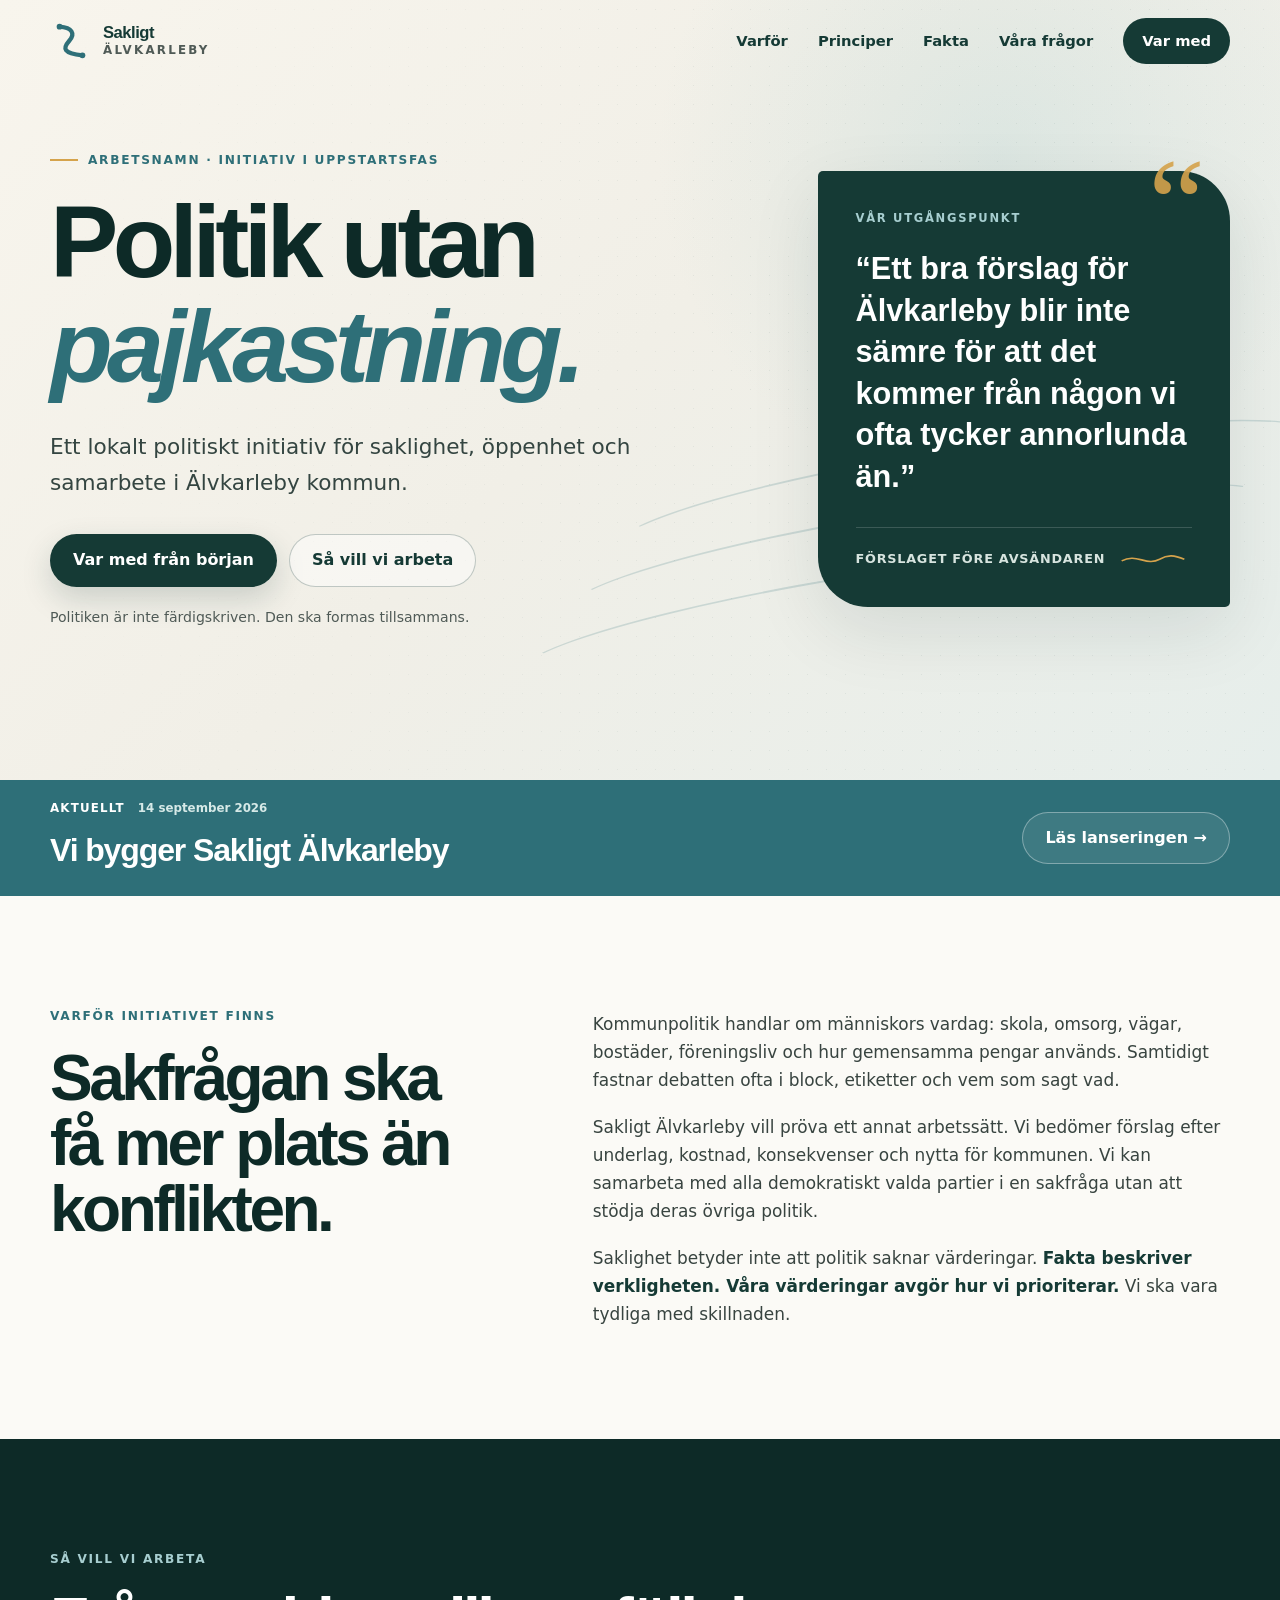
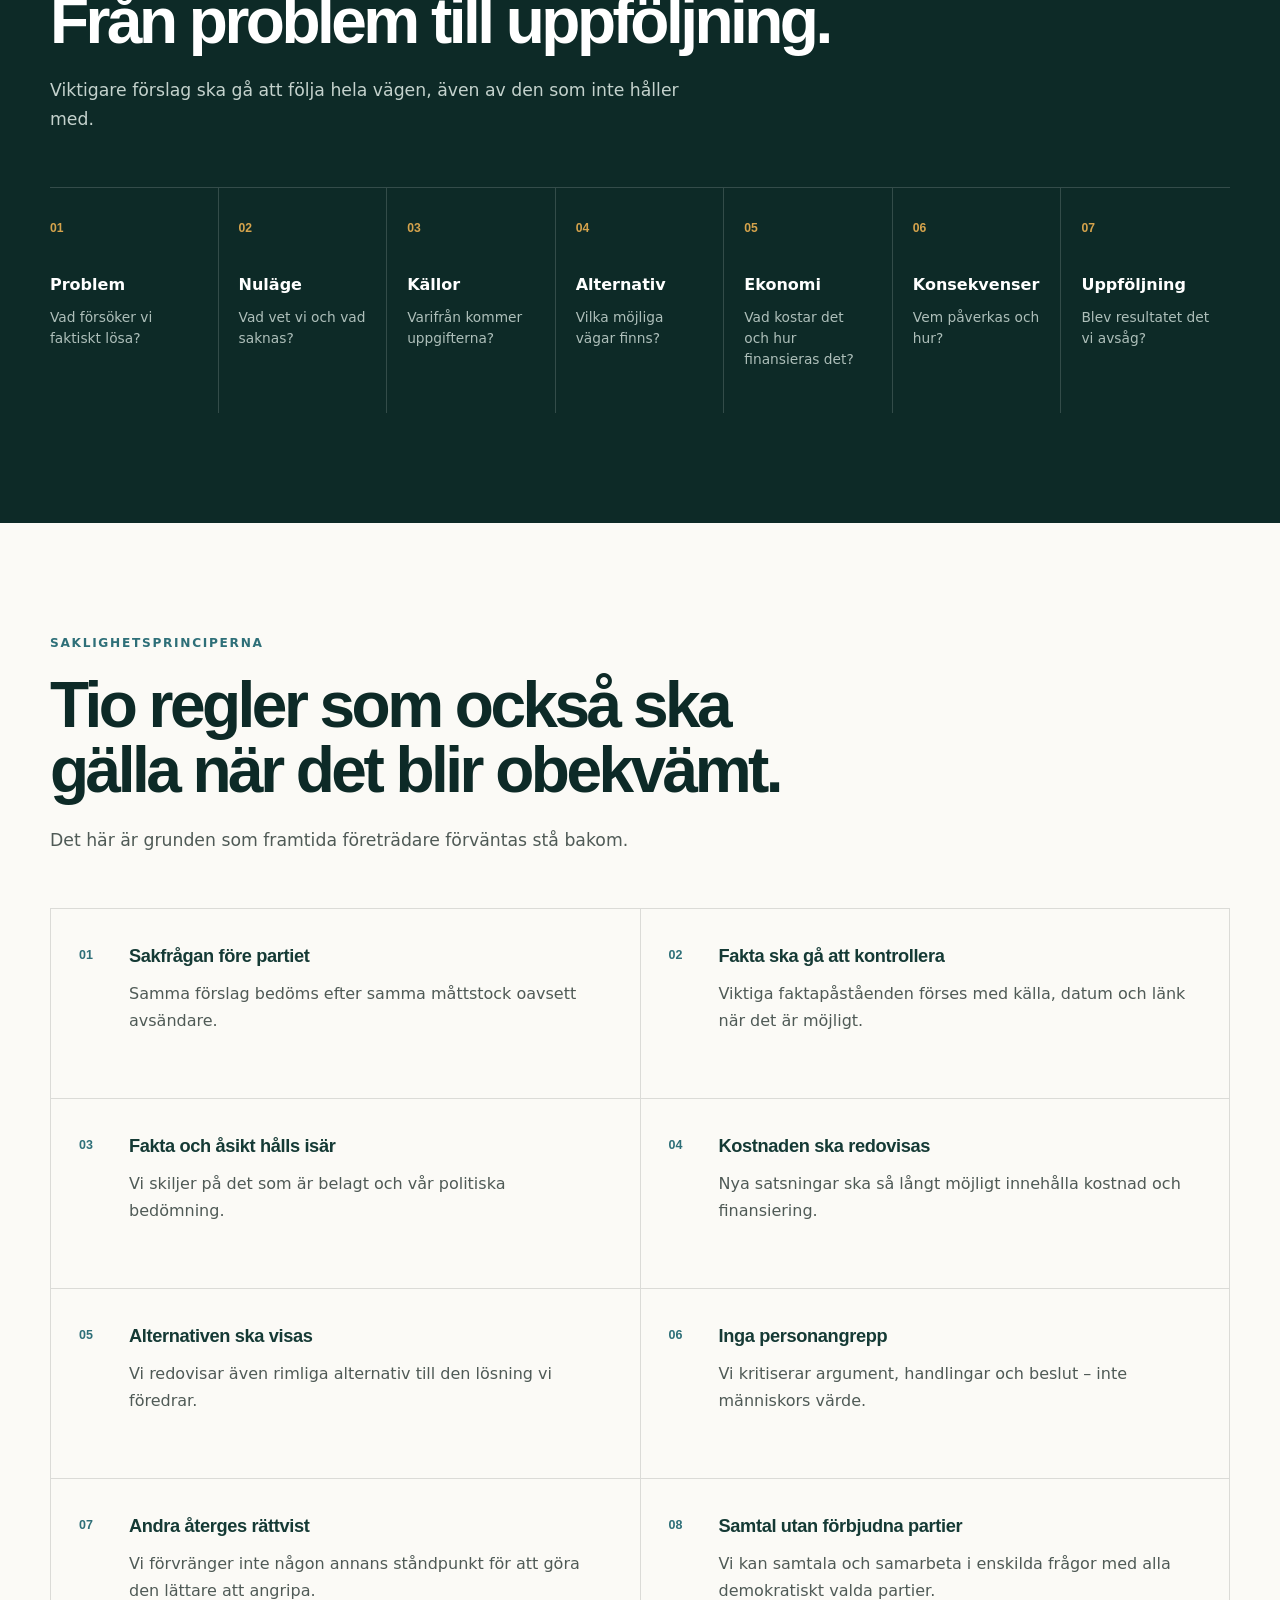
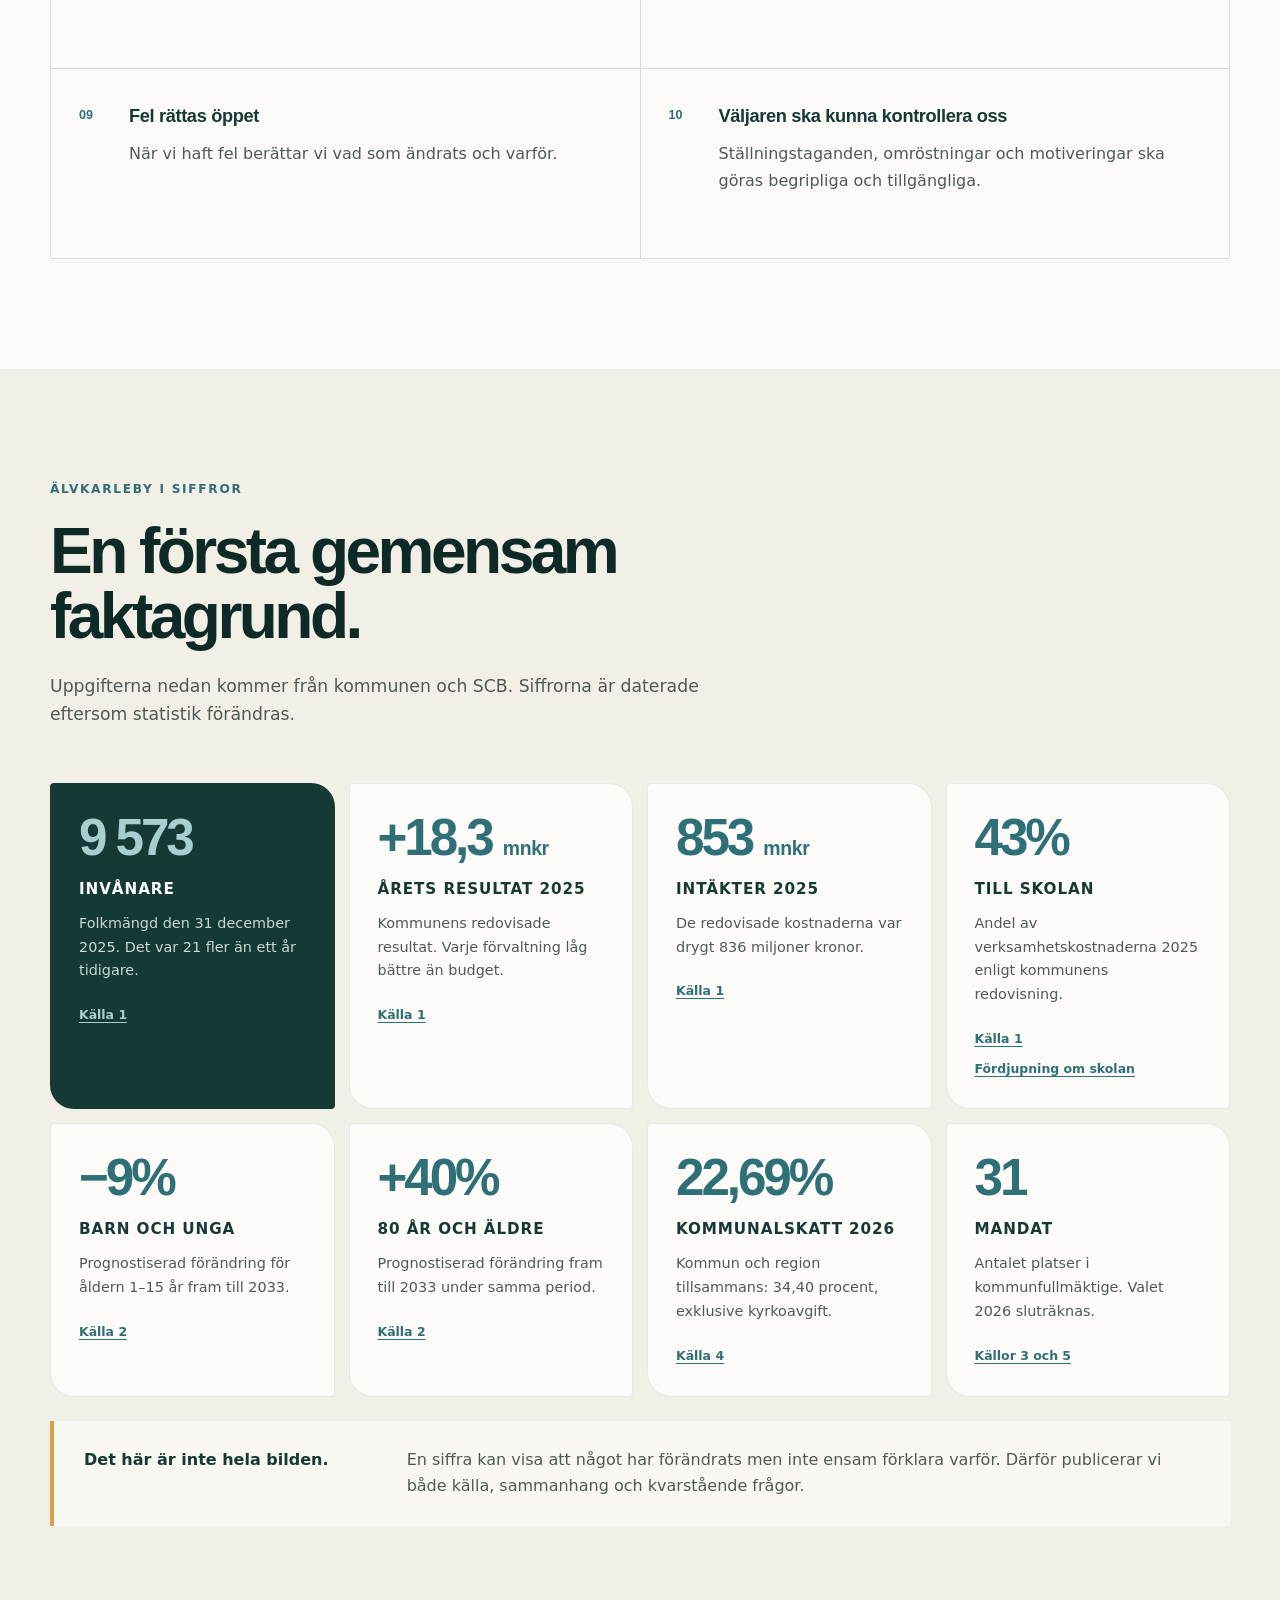
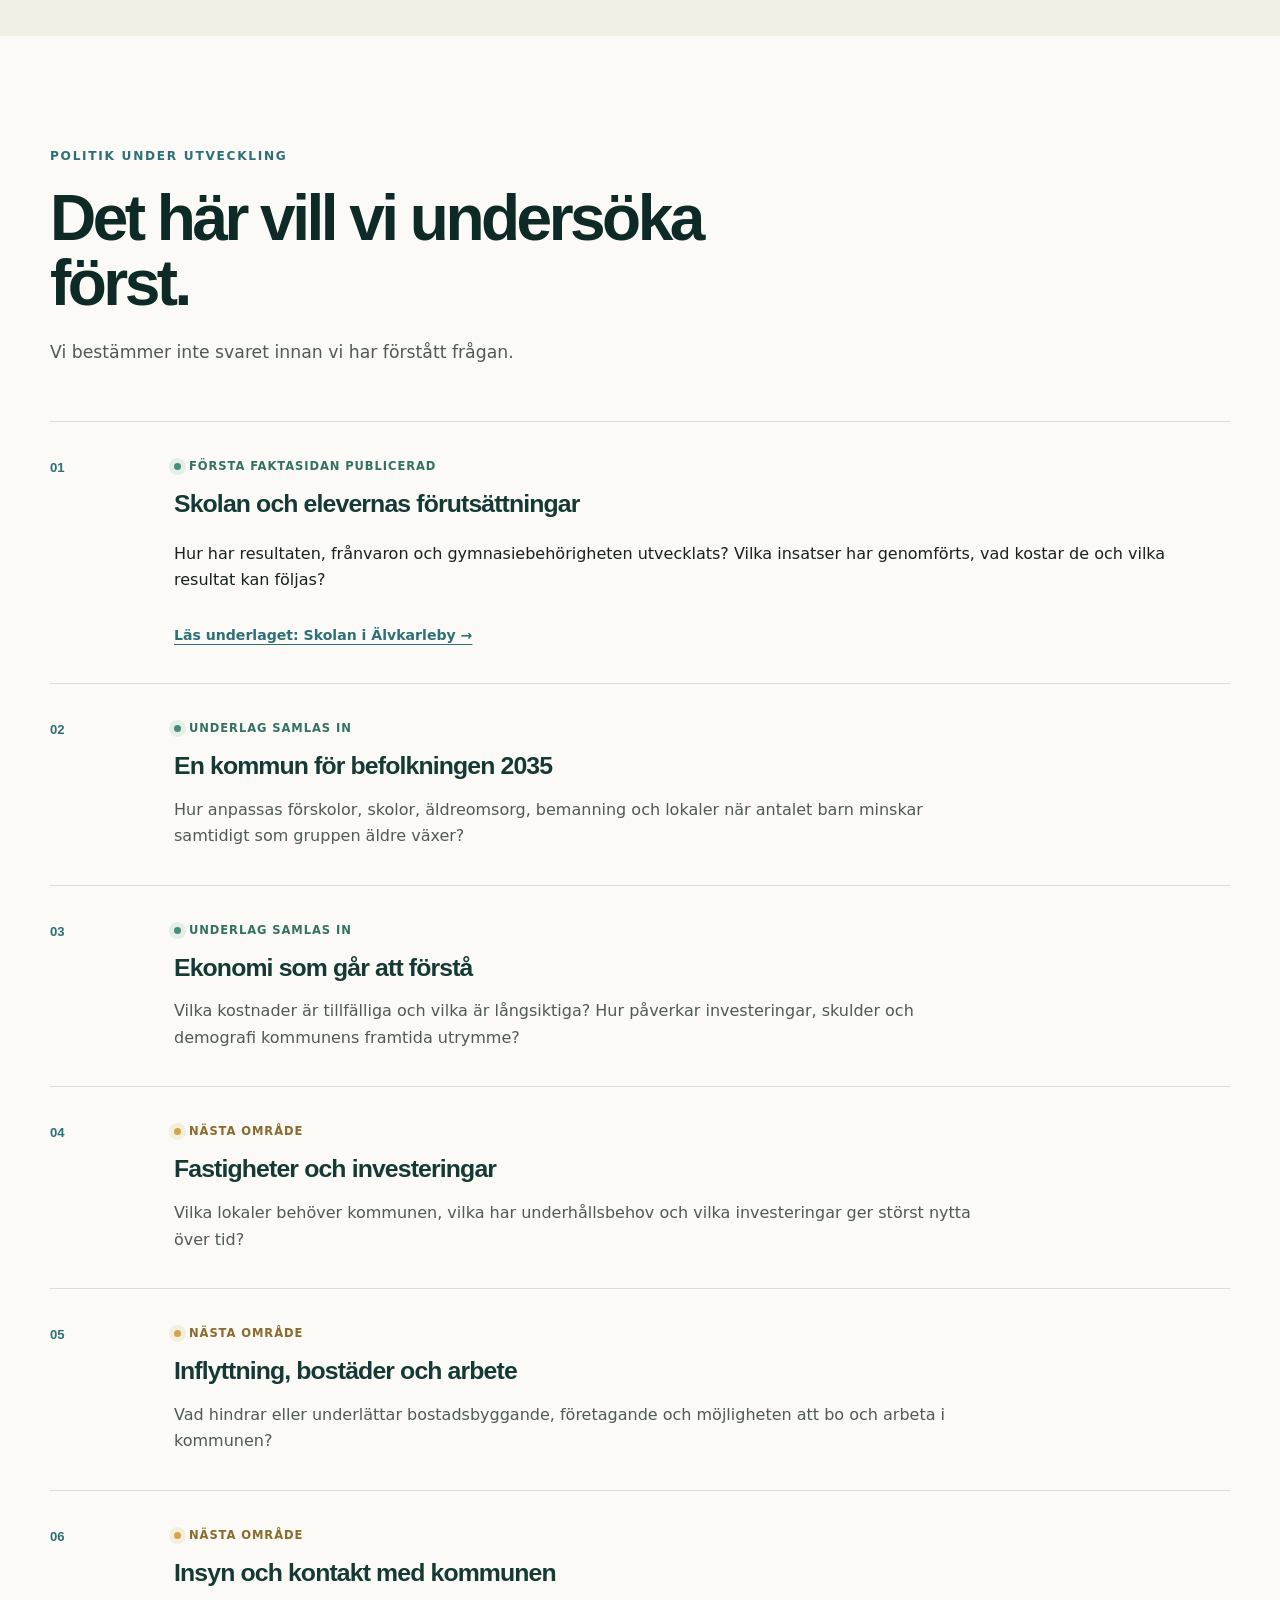
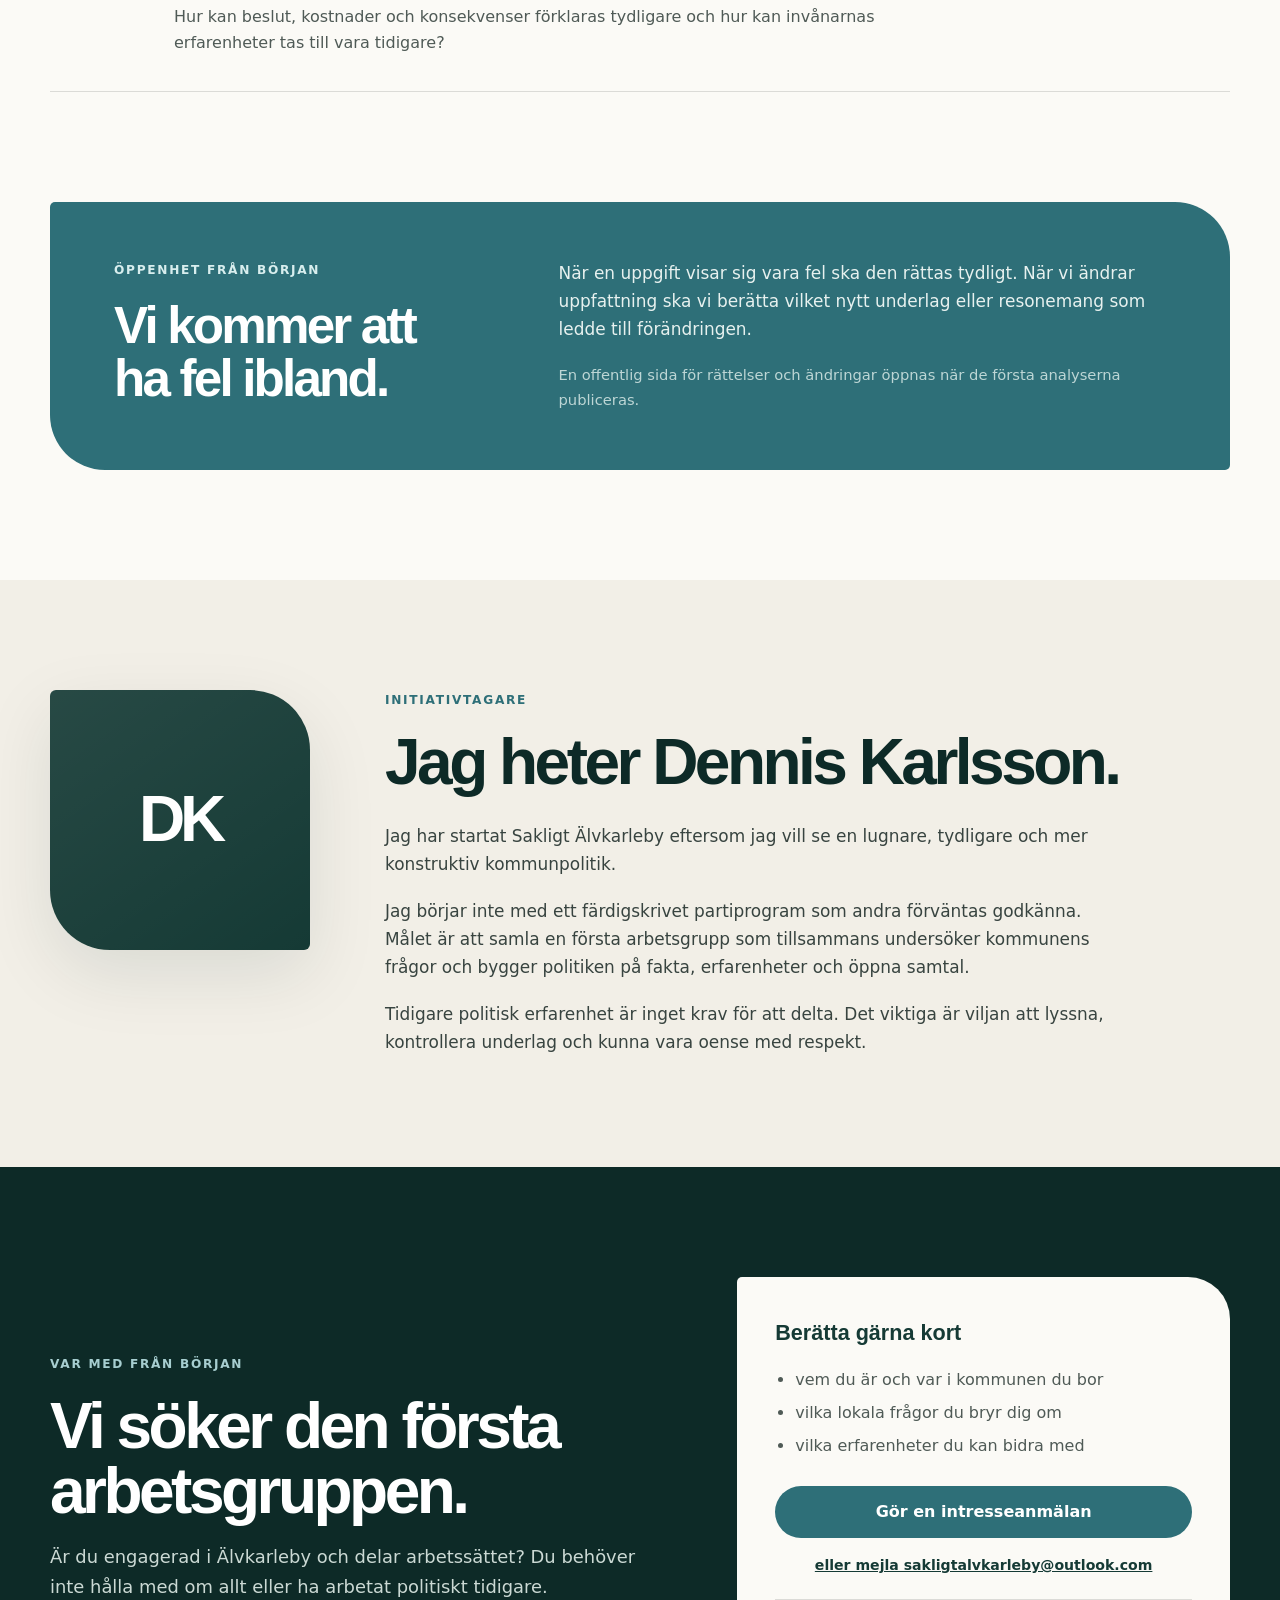
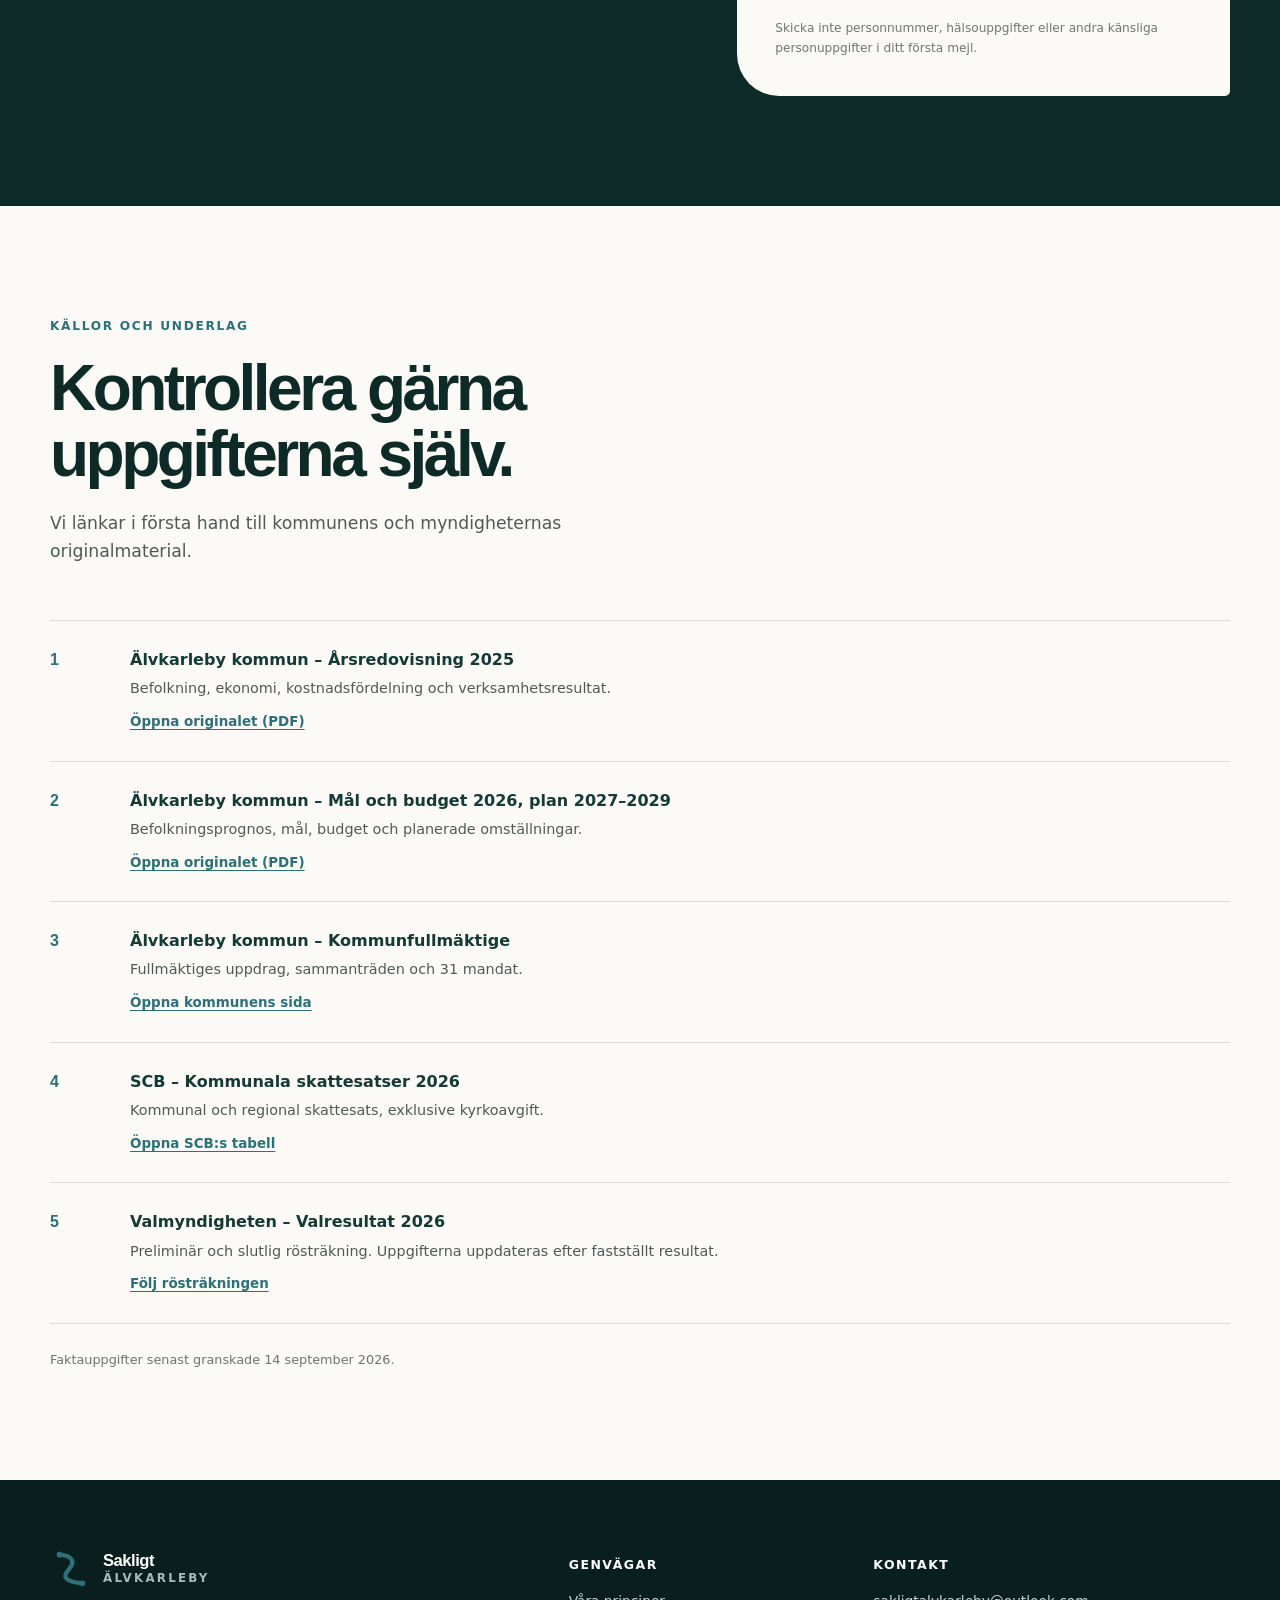
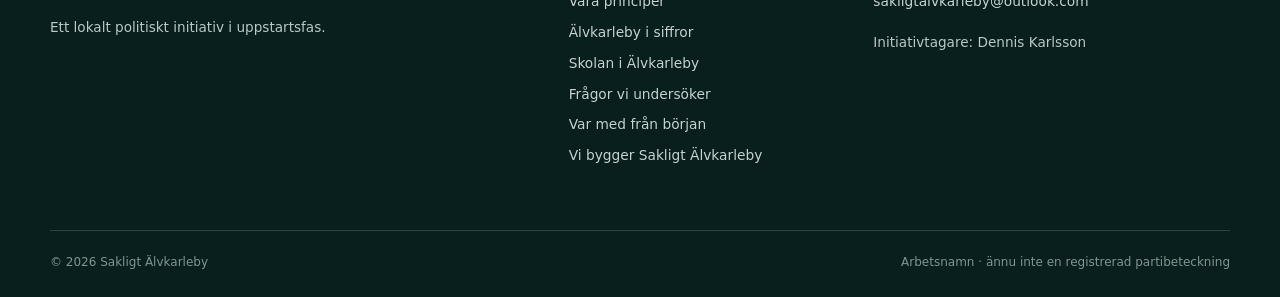
<file: index.html>
<!doctype html>
<html lang="sv">
<head>
  <meta charset="utf-8">
  <meta name="viewport" content="width=device-width, initial-scale=1">
  <meta name="description" content="Sakligt Älvkarleby är ett lokalt politiskt initiativ för saklighet, öppenhet och samarbete i Älvkarleby kommun.">
  <meta name="theme-color" content="#153a35">
  <meta property="og:title" content="Sakligt Älvkarleby">
  <meta property="og:description" content="Politik utan pajkastning. Ett lokalt initiativ i uppstartsfas.">
  <meta property="og:type" content="website">
  <meta property="og:image" content="https://ghilea.github.io/sakligt-alvkarleby/assets/sakligt-alvkarleby-delning.png">
  <meta property="og:image:secure_url" content="https://ghilea.github.io/sakligt-alvkarleby/assets/sakligt-alvkarleby-delning.png">
  <meta property="og:image:type" content="image/png">
  <meta property="og:image:width" content="1733">
  <meta property="og:image:height" content="907">
  <meta property="og:image:alt" content="Sakligt Älvkarleby – Politik utan pajkastning.">
  <meta name="twitter:card" content="summary_large_image">
  <title>Sakligt Älvkarleby – Politik utan pajkastning</title>
  <link rel="icon" href="favicon.svg" type="image/svg+xml">
  <link rel="stylesheet" href="styles.css?v=20260914-4">
  <script src="script.js?v=20260914-3" defer></script>
</head>
<body>
  <a class="skip-link" href="#main">Hoppa till innehållet</a>

  <header class="site-header" data-header>
    <div class="shell header-inner">
      <a class="brand" href="#top" aria-label="Sakligt Älvkarleby, startsida">
        <span class="brand-mark" aria-hidden="true">
          <svg viewBox="0 0 44 44" role="img">
            <path d="M10 7c13 1 17 7 10 15S14 35 34 37" fill="none" stroke="currentColor" stroke-width="4.5" stroke-linecap="round"/>
            <circle cx="10" cy="7" r="3" fill="currentColor"/>
            <circle cx="34" cy="37" r="3" fill="currentColor"/>
          </svg>
        </span>
        <span>
          <strong>Sakligt</strong>
          <small>Älvkarleby</small>
        </span>
      </a>

      <button class="menu-button" type="button" aria-expanded="false" aria-controls="main-nav" data-menu-button>
        <span class="sr-only">Öppna meny</span>
        <span></span><span></span><span></span>
      </button>

      <nav id="main-nav" class="main-nav" aria-label="Huvudmeny" data-nav>
        <a href="#varfor">Varför</a>
        <a href="#principer">Principer</a>
        <a href="#fakta">Fakta</a>
        <a href="#fragor">Våra frågor</a>
        <a class="nav-cta" href="#var-med">Var med</a>
      </nav>
    </div>
  </header>

  <main id="main">
    <section class="hero" id="top">
      <div class="river-lines" aria-hidden="true">
        <span></span><span></span><span></span>
      </div>
      <div class="shell hero-grid">
        <div class="hero-copy">
          <p class="eyebrow"><span></span> Arbetsnamn · initiativ i uppstartsfas</p>
          <h1>Politik utan<br><em>pajkastning.</em></h1>
          <p class="hero-lead">
            Ett lokalt politiskt initiativ för saklighet, öppenhet och samarbete
            i Älvkarleby kommun.
          </p>
          <div class="hero-actions">
            <a class="button button-primary" href="#var-med">Var med från början</a>
            <a class="button button-ghost" href="#sa-arbetar-vi">Så vill vi arbeta</a>
          </div>
          <p class="hero-note">Politiken är inte färdigskriven. Den ska formas tillsammans.</p>
        </div>

        <aside class="hero-statement" aria-label="Vår utgångspunkt">
          <p class="statement-label">Vår utgångspunkt</p>
          <blockquote>
            “Ett bra förslag för Älvkarleby blir inte sämre för att det kommer
            från någon vi ofta tycker annorlunda än.”
          </blockquote>
          <div class="statement-footer">
            <span>Förslaget före avsändaren</span>
            <svg viewBox="0 0 80 18" aria-hidden="true">
              <path d="M2 12c18-10 30 7 46-2 10-6 18-5 30 0" fill="none" stroke="currentColor" stroke-width="2"/>
            </svg>
          </div>
        </aside>
      </div>
    </section>

    <aside class="launch-banner" aria-label="Aktuellt">
      <div class="shell launch-banner-inner">
        <div><p><span>Aktuellt</span> 14 september 2026</p><h2>Vi bygger Sakligt Älvkarleby</h2></div>
        <a class="button button-ghost" href="aktuellt.html">Läs lanseringen →</a>
      </div>
    </aside>

    <section class="intro section" id="varfor">
      <div class="shell split">
        <div>
          <p class="section-kicker">Varför initiativet finns</p>
          <h2>Sakfrågan ska få mer plats än konflikten.</h2>
        </div>
        <div class="prose intro-prose">
          <p>
            Kommunpolitik handlar om människors vardag: skola, omsorg, vägar,
            bostäder, föreningsliv och hur gemensamma pengar används. Samtidigt
            fastnar debatten ofta i block, etiketter och vem som sagt vad.
          </p>
          <p>
            Sakligt Älvkarleby vill pröva ett annat arbetssätt. Vi bedömer
            förslag efter underlag, kostnad, konsekvenser och nytta för kommunen.
            Vi kan samarbeta med alla demokratiskt valda partier i en sakfråga
            utan att stödja deras övriga politik.
          </p>
          <p>
            Saklighet betyder inte att politik saknar värderingar.
            <strong>Fakta beskriver verkligheten. Våra värderingar avgör hur vi prioriterar.</strong>
            Vi ska vara tydliga med skillnaden.
          </p>
        </div>
      </div>
    </section>

    <section class="method section section-dark" id="sa-arbetar-vi">
      <div class="shell">
        <div class="section-heading light">
          <p class="section-kicker">Så vill vi arbeta</p>
          <h2>Från problem till uppföljning.</h2>
          <p>Viktigare förslag ska gå att följa hela vägen, även av den som inte håller med.</p>
        </div>

        <ol class="process" aria-label="Arbetsmodell i sju steg">
          <li><span>01</span><strong>Problem</strong><p>Vad försöker vi faktiskt lösa?</p></li>
          <li><span>02</span><strong>Nuläge</strong><p>Vad vet vi och vad saknas?</p></li>
          <li><span>03</span><strong>Källor</strong><p>Varifrån kommer uppgifterna?</p></li>
          <li><span>04</span><strong>Alternativ</strong><p>Vilka möjliga vägar finns?</p></li>
          <li><span>05</span><strong>Ekonomi</strong><p>Vad kostar det och hur finansieras det?</p></li>
          <li><span>06</span><strong>Konsekvenser</strong><p>Vem påverkas och hur?</p></li>
          <li><span>07</span><strong>Uppföljning</strong><p>Blev resultatet det vi avsåg?</p></li>
        </ol>
      </div>
    </section>

    <section class="principles section" id="principer">
      <div class="shell">
        <div class="section-heading">
          <p class="section-kicker">Saklighetsprinciperna</p>
          <h2>Tio regler som också ska gälla när det blir obekvämt.</h2>
          <p>Det här är grunden som framtida företrädare förväntas stå bakom.</p>
        </div>

        <div class="principle-grid">
          <article><span>01</span><h3>Sakfrågan före partiet</h3><p>Samma förslag bedöms efter samma måttstock oavsett avsändare.</p></article>
          <article><span>02</span><h3>Fakta ska gå att kontrollera</h3><p>Viktiga faktapåståenden förses med källa, datum och länk när det är möjligt.</p></article>
          <article><span>03</span><h3>Fakta och åsikt hålls isär</h3><p>Vi skiljer på det som är belagt och vår politiska bedömning.</p></article>
          <article><span>04</span><h3>Kostnaden ska redovisas</h3><p>Nya satsningar ska så långt möjligt innehålla kostnad och finansiering.</p></article>
          <article><span>05</span><h3>Alternativen ska visas</h3><p>Vi redovisar även rimliga alternativ till den lösning vi föredrar.</p></article>
          <article><span>06</span><h3>Inga personangrepp</h3><p>Vi kritiserar argument, handlingar och beslut – inte människors värde.</p></article>
          <article><span>07</span><h3>Andra återges rättvist</h3><p>Vi förvränger inte någon annans ståndpunkt för att göra den lättare att angripa.</p></article>
          <article><span>08</span><h3>Samtal utan förbjudna partier</h3><p>Vi kan samtala och samarbeta i enskilda frågor med alla demokratiskt valda partier.</p></article>
          <article><span>09</span><h3>Fel rättas öppet</h3><p>När vi haft fel berättar vi vad som ändrats och varför.</p></article>
          <article><span>10</span><h3>Väljaren ska kunna kontrollera oss</h3><p>Ställningstaganden, omröstningar och motiveringar ska göras begripliga och tillgängliga.</p></article>
        </div>
      </div>
    </section>

    <section class="facts section section-paper" id="fakta">
      <div class="shell">
        <div class="section-heading">
          <p class="section-kicker">Älvkarleby i siffror</p>
          <h2>En första gemensam faktagrund.</h2>
          <p>
            Uppgifterna nedan kommer från kommunen och SCB. Siffrorna är daterade
            eftersom statistik förändras.
          </p>
        </div>

        <div class="fact-grid">
          <article class="fact-card fact-large">
            <p class="fact-value">9 573</p>
            <h3>invånare</h3>
            <p>Folkmängd den 31 december 2025. Det var 21 fler än ett år tidigare.</p>
            <a href="#source-1">Källa 1</a>
          </article>
          <article class="fact-card">
            <p class="fact-value">+18,3 <small>mnkr</small></p>
            <h3>årets resultat 2025</h3>
            <p>Kommunens redovisade resultat. Varje förvaltning låg bättre än budget.</p>
            <a href="#source-1">Källa 1</a>
          </article>
          <article class="fact-card">
            <p class="fact-value">853 <small>mnkr</small></p>
            <h3>intäkter 2025</h3>
            <p>De redovisade kostnaderna var drygt 836 miljoner kronor.</p>
            <a href="#source-1">Källa 1</a>
          </article>
          <article class="fact-card">
            <p class="fact-value">43%</p>
            <h3>till skolan</h3>
            <p>Andel av verksamhetskostnaderna 2025 enligt kommunens redovisning.</p>
            <a href="#source-1">Källa 1</a>
            <a class="fact-deep-link" href="skolan.html">Fördjupning om skolan</a>
          </article>
          <article class="fact-card">
            <p class="fact-value">−9%</p>
            <h3>barn och unga</h3>
            <p>Prognostiserad förändring för åldern 1–15 år fram till 2033.</p>
            <a href="#source-2">Källa 2</a>
          </article>
          <article class="fact-card">
            <p class="fact-value">+40%</p>
            <h3>80 år och äldre</h3>
            <p>Prognostiserad förändring fram till 2033 under samma period.</p>
            <a href="#source-2">Källa 2</a>
          </article>
          <article class="fact-card">
            <p class="fact-value">22,69%</p>
            <h3>kommunalskatt 2026</h3>
            <p>Kommun och region tillsammans: 34,40 procent, exklusive kyrkoavgift.</p>
            <a href="#source-4">Källa 4</a>
          </article>
          <article class="fact-card">
            <p class="fact-value">31</p>
            <h3>mandat</h3>
            <p>Antalet platser i kommunfullmäktige. Valet 2026 sluträknas.</p>
            <a href="#source-3">Källor 3 och 5</a>
          </article>
        </div>

        <div class="fact-note" role="note">
          <strong>Det här är inte hela bilden.</strong>
          <p>
            En siffra kan visa att något har förändrats men inte ensam förklara varför.
            Därför publicerar vi både källa, sammanhang och kvarstående frågor.
          </p>
        </div>
      </div>
    </section>

    <section class="questions section" id="fragor">
      <div class="shell">
        <div class="section-heading">
          <p class="section-kicker">Politik under utveckling</p>
          <h2>Det här vill vi undersöka först.</h2>
          <p>Vi bestämmer inte svaret innan vi har förstått frågan.</p>
        </div>

        <div class="question-list">
          <article>
            <div class="question-number">01</div>
            <div>
              <p class="status"><span></span> Första faktasidan publicerad</p>
              <h3>Skolan och elevernas förutsättningar</h3>
              <p>
                Hur har resultaten, frånvaron och gymnasiebehörigheten utvecklats?
                Vilka insatser har genomförts, vad kostar de och vilka resultat kan följas?
              </p>
              <a class="text-link" href="skolan.html">Läs underlaget: Skolan i Älvkarleby →</a>
            </div>
          </article>
          <article>
            <div class="question-number">02</div>
            <div>
              <p class="status"><span></span> Underlag samlas in</p>
              <h3>En kommun för befolkningen 2035</h3>
              <p>
                Hur anpassas förskolor, skolor, äldreomsorg, bemanning och lokaler
                när antalet barn minskar samtidigt som gruppen äldre växer?
              </p>
            </div>
          </article>
          <article>
            <div class="question-number">03</div>
            <div>
              <p class="status"><span></span> Underlag samlas in</p>
              <h3>Ekonomi som går att förstå</h3>
              <p>
                Vilka kostnader är tillfälliga och vilka är långsiktiga? Hur påverkar
                investeringar, skulder och demografi kommunens framtida utrymme?
              </p>
            </div>
          </article>
          <article>
            <div class="question-number">04</div>
            <div>
              <p class="status status-next"><span></span> Nästa område</p>
              <h3>Fastigheter och investeringar</h3>
              <p>
                Vilka lokaler behöver kommunen, vilka har underhållsbehov och vilka
                investeringar ger störst nytta över tid?
              </p>
            </div>
          </article>
          <article>
            <div class="question-number">05</div>
            <div>
              <p class="status status-next"><span></span> Nästa område</p>
              <h3>Inflyttning, bostäder och arbete</h3>
              <p>
                Vad hindrar eller underlättar bostadsbyggande, företagande och
                möjligheten att bo och arbeta i kommunen?
              </p>
            </div>
          </article>
          <article>
            <div class="question-number">06</div>
            <div>
              <p class="status status-next"><span></span> Nästa område</p>
              <h3>Insyn och kontakt med kommunen</h3>
              <p>
                Hur kan beslut, kostnader och konsekvenser förklaras tydligare och
                hur kan invånarnas erfarenheter tas till vara tidigare?
              </p>
            </div>
          </article>
        </div>
      </div>
    </section>

    <section class="corrections section">
      <div class="shell correction-card">
        <div>
          <p class="section-kicker">Öppenhet från början</p>
          <h2>Vi kommer att ha fel ibland.</h2>
        </div>
        <div class="prose">
          <p>
            När en uppgift visar sig vara fel ska den rättas tydligt. När vi ändrar
            uppfattning ska vi berätta vilket nytt underlag eller resonemang som
            ledde till förändringen.
          </p>
          <p class="muted">
            En offentlig sida för rättelser och ändringar öppnas när de första
            analyserna publiceras.
          </p>
        </div>
      </div>
    </section>

    <section class="founder section section-paper" id="om">
      <div class="shell founder-grid">
        <div class="founder-monogram" aria-hidden="true">DK</div>
        <div>
          <p class="section-kicker">Initiativtagare</p>
          <h2>Jag heter Dennis Karlsson.</h2>
          <div class="prose">
            <p>
              Jag har startat Sakligt Älvkarleby eftersom jag vill se en lugnare,
              tydligare och mer konstruktiv kommunpolitik.
            </p>
            <p>
              Jag börjar inte med ett färdigskrivet partiprogram som andra förväntas
              godkänna. Målet är att samla en första arbetsgrupp som tillsammans
              undersöker kommunens frågor och bygger politiken på fakta, erfarenheter
              och öppna samtal.
            </p>
            <p>
              Tidigare politisk erfarenhet är inget krav för att delta. Det viktiga är
              viljan att lyssna, kontrollera underlag och kunna vara oense med respekt.
            </p>
          </div>
        </div>
      </div>
    </section>

    <section class="join section section-dark" id="var-med">
      <div class="shell join-grid">
        <div>
          <p class="section-kicker">Var med från början</p>
          <h2>Vi söker den första arbetsgruppen.</h2>
          <p class="join-lead">
            Är du engagerad i Älvkarleby och delar arbetssättet? Du behöver inte
            hålla med om allt eller ha arbetat politiskt tidigare.
          </p>
        </div>
        <div class="join-card">
          <h3>Berätta gärna kort</h3>
          <ul>
            <li>vem du är och var i kommunen du bor</li>
            <li>vilka lokala frågor du bryr dig om</li>
            <li>vilka erfarenheter du kan bidra med</li>
          </ul>
          <a class="button button-light" href="intresse.html">
            Gör en intresseanmälan
          </a>
          <a class="email-link" href="mailto:sakligtalvkarleby@outlook.com">eller mejla sakligtalvkarleby@outlook.com</a>
          <p class="privacy-note">
            Skicka inte personnummer, hälsouppgifter eller andra känsliga
            personuppgifter i ditt första mejl.
          </p>
        </div>
      </div>
    </section>

    <section class="sources section" id="kallor">
      <div class="shell">
        <div class="section-heading">
          <p class="section-kicker">Källor och underlag</p>
          <h2>Kontrollera gärna uppgifterna själv.</h2>
          <p>Vi länkar i första hand till kommunens och myndigheternas originalmaterial.</p>
        </div>

        <ol class="source-list">
          <li id="source-1">
            <span>1</span>
            <div>
              <h3>Älvkarleby kommun – Årsredovisning 2025</h3>
              <p>Befolkning, ekonomi, kostnadsfördelning och verksamhetsresultat.</p>
              <a href="https://www.alvkarleby.se/download/18.3c70674519e635f75181ef31/1781100149010/%C3%85rsredovisning%202025%20%C3%84lvkarleby%20kommun%20(1).pdf" target="_blank" rel="noopener">Öppna originalet (PDF)</a>
            </div>
          </li>
          <li id="source-2">
            <span>2</span>
            <div>
              <h3>Älvkarleby kommun – Mål och budget 2026, plan 2027–2029</h3>
              <p>Befolkningsprognos, mål, budget och planerade omställningar.</p>
              <a href="https://www.alvkarleby.se/download/18.3039a60a199371e7e4b1eeb/1757689611729/Mal%20och%20budget%202026%20med%20plan%202027-2029%20Alvkarleby%20kommun_beslutad.pdf" target="_blank" rel="noopener">Öppna originalet (PDF)</a>
            </div>
          </li>
          <li id="source-3">
            <span>3</span>
            <div>
              <h3>Älvkarleby kommun – Kommunfullmäktige</h3>
              <p>Fullmäktiges uppdrag, sammanträden och 31 mandat.</p>
              <a href="https://www.alvkarleby.se/kommun-och-politik/kommunens-organisation/kommunfullmaktige.html" target="_blank" rel="noopener">Öppna kommunens sida</a>
            </div>
          </li>
          <li id="source-4">
            <span>4</span>
            <div>
              <h3>SCB – Kommunala skattesatser 2026</h3>
              <p>Kommunal och regional skattesats, exklusive kyrkoavgift.</p>
              <a href="https://www.scb.se/hitta-statistik/statistik-efter-amne/offentlig-ekonomi/finanser-for-den-kommunala-sektorn/kommunalskatterna/pong/tabell-och-diagram/totala-kommunala-skattesatser-2026-kommunvis/" target="_blank" rel="noopener">Öppna SCB:s tabell</a>
            </div>
          </li>
          <li id="source-5">
            <span>5</span>
            <div>
              <h3>Valmyndigheten – Valresultat 2026</h3>
              <p>Preliminär och slutlig rösträkning. Uppgifterna uppdateras efter fastställt resultat.</p>
              <a href="https://www.val.se/valresultat-och-statistik/riksdags--region--och-kommunval/valresultat-2026" target="_blank" rel="noopener">Följ rösträkningen</a>
            </div>
          </li>
        </ol>

        <p class="updated">Faktauppgifter senast granskade 14 september 2026.</p>
      </div>
    </section>
  </main>

  <footer class="site-footer">
    <div class="shell footer-grid">
      <div>
        <a class="brand brand-footer" href="#top">
          <span class="brand-mark" aria-hidden="true">
            <svg viewBox="0 0 44 44"><path d="M10 7c13 1 17 7 10 15S14 35 34 37" fill="none" stroke="currentColor" stroke-width="4.5" stroke-linecap="round"/><circle cx="10" cy="7" r="3" fill="currentColor"/><circle cx="34" cy="37" r="3" fill="currentColor"/></svg>
          </span>
          <span><strong>Sakligt</strong><small>Älvkarleby</small></span>
        </a>
        <p>Ett lokalt politiskt initiativ i uppstartsfas.</p>
      </div>
      <div>
        <h2>Genvägar</h2>
        <a href="#principer">Våra principer</a>
        <a href="#fakta">Älvkarleby i siffror</a>
        <a href="skolan.html">Skolan i Älvkarleby</a>
        <a href="#fragor">Frågor vi undersöker</a>
        <a href="intresse.html">Var med från början</a>
        <a href="aktuellt.html">Vi bygger Sakligt Älvkarleby</a>
      </div>
      <div>
        <h2>Kontakt</h2>
        <a href="mailto:sakligtalvkarleby@outlook.com">sakligtalvkarleby@outlook.com</a>
        <p>Initiativtagare: Dennis Karlsson</p>
      </div>
    </div>
    <div class="shell footer-bottom">
      <p>© <span data-year>2026</span> Sakligt Älvkarleby</p>
      <p>Arbetsnamn · ännu inte en registrerad partibeteckning</p>
    </div>
  </footer>
</body>
</html>
</file>
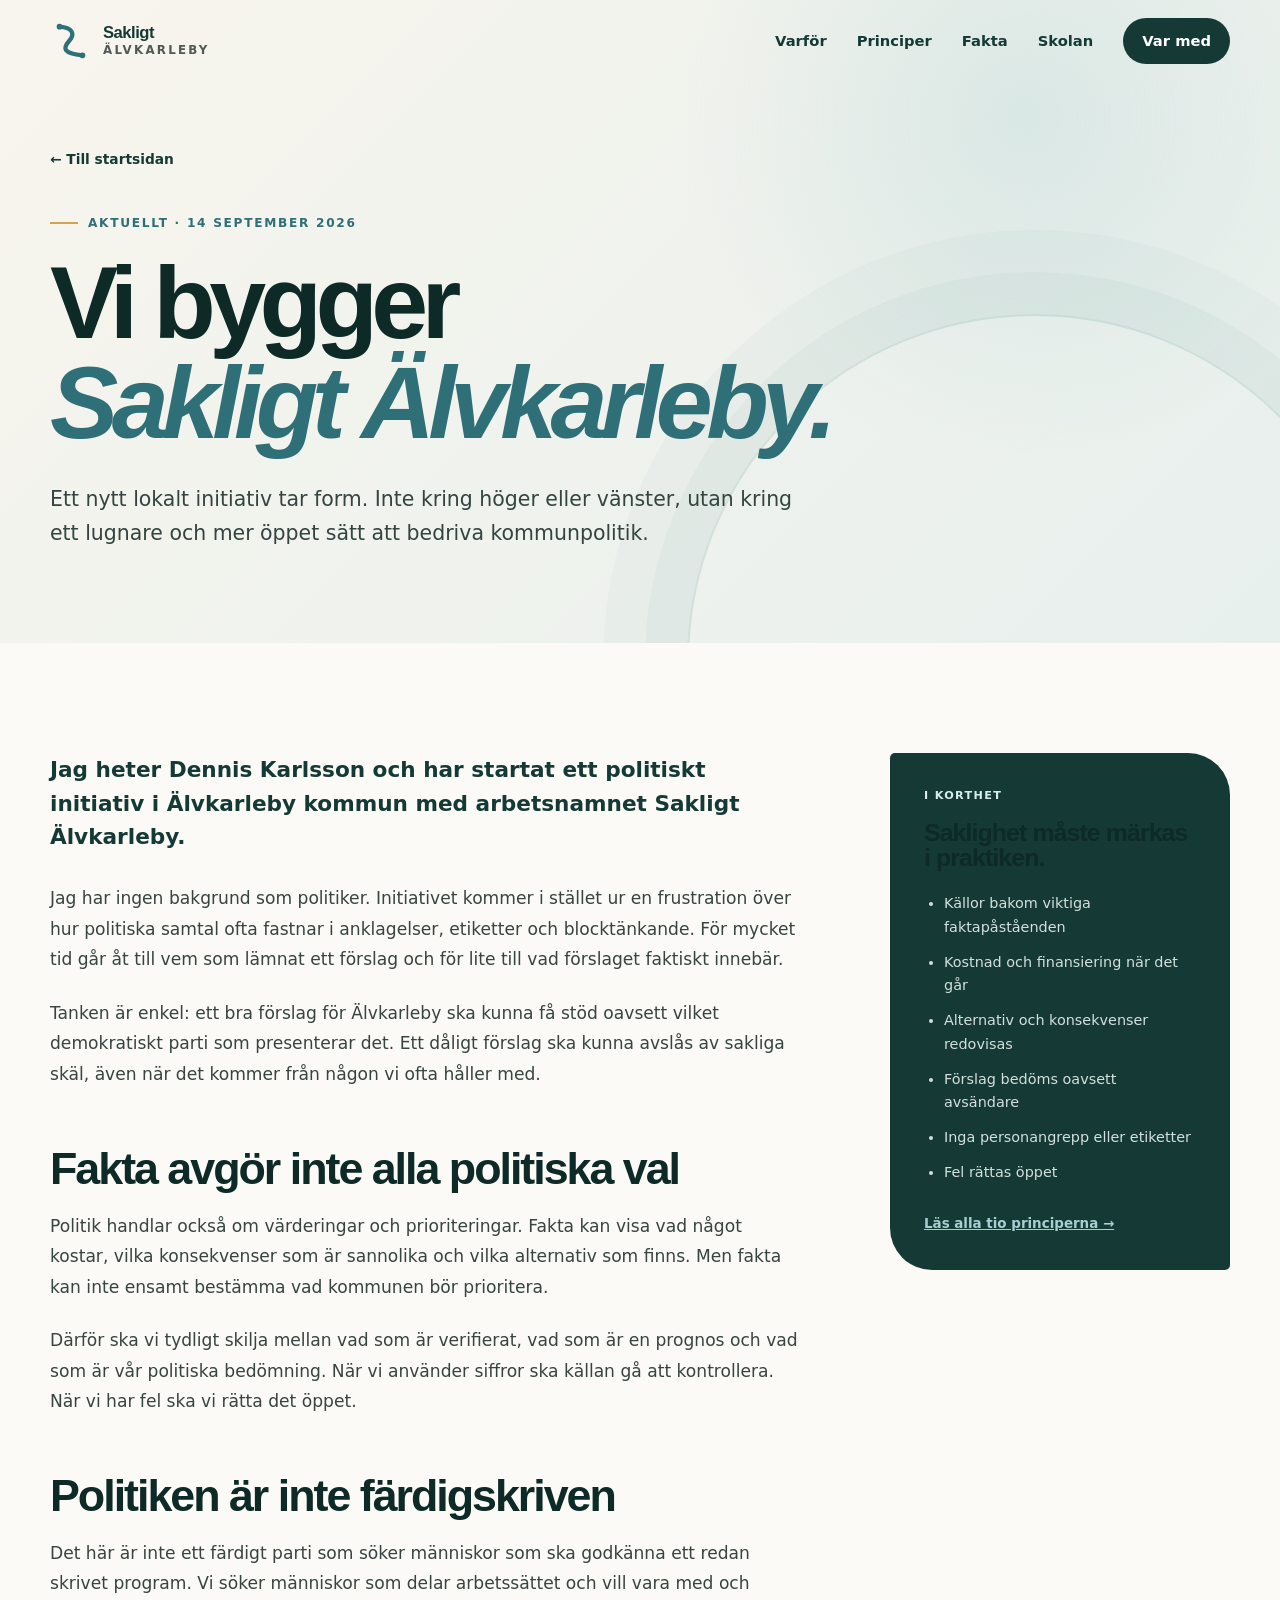
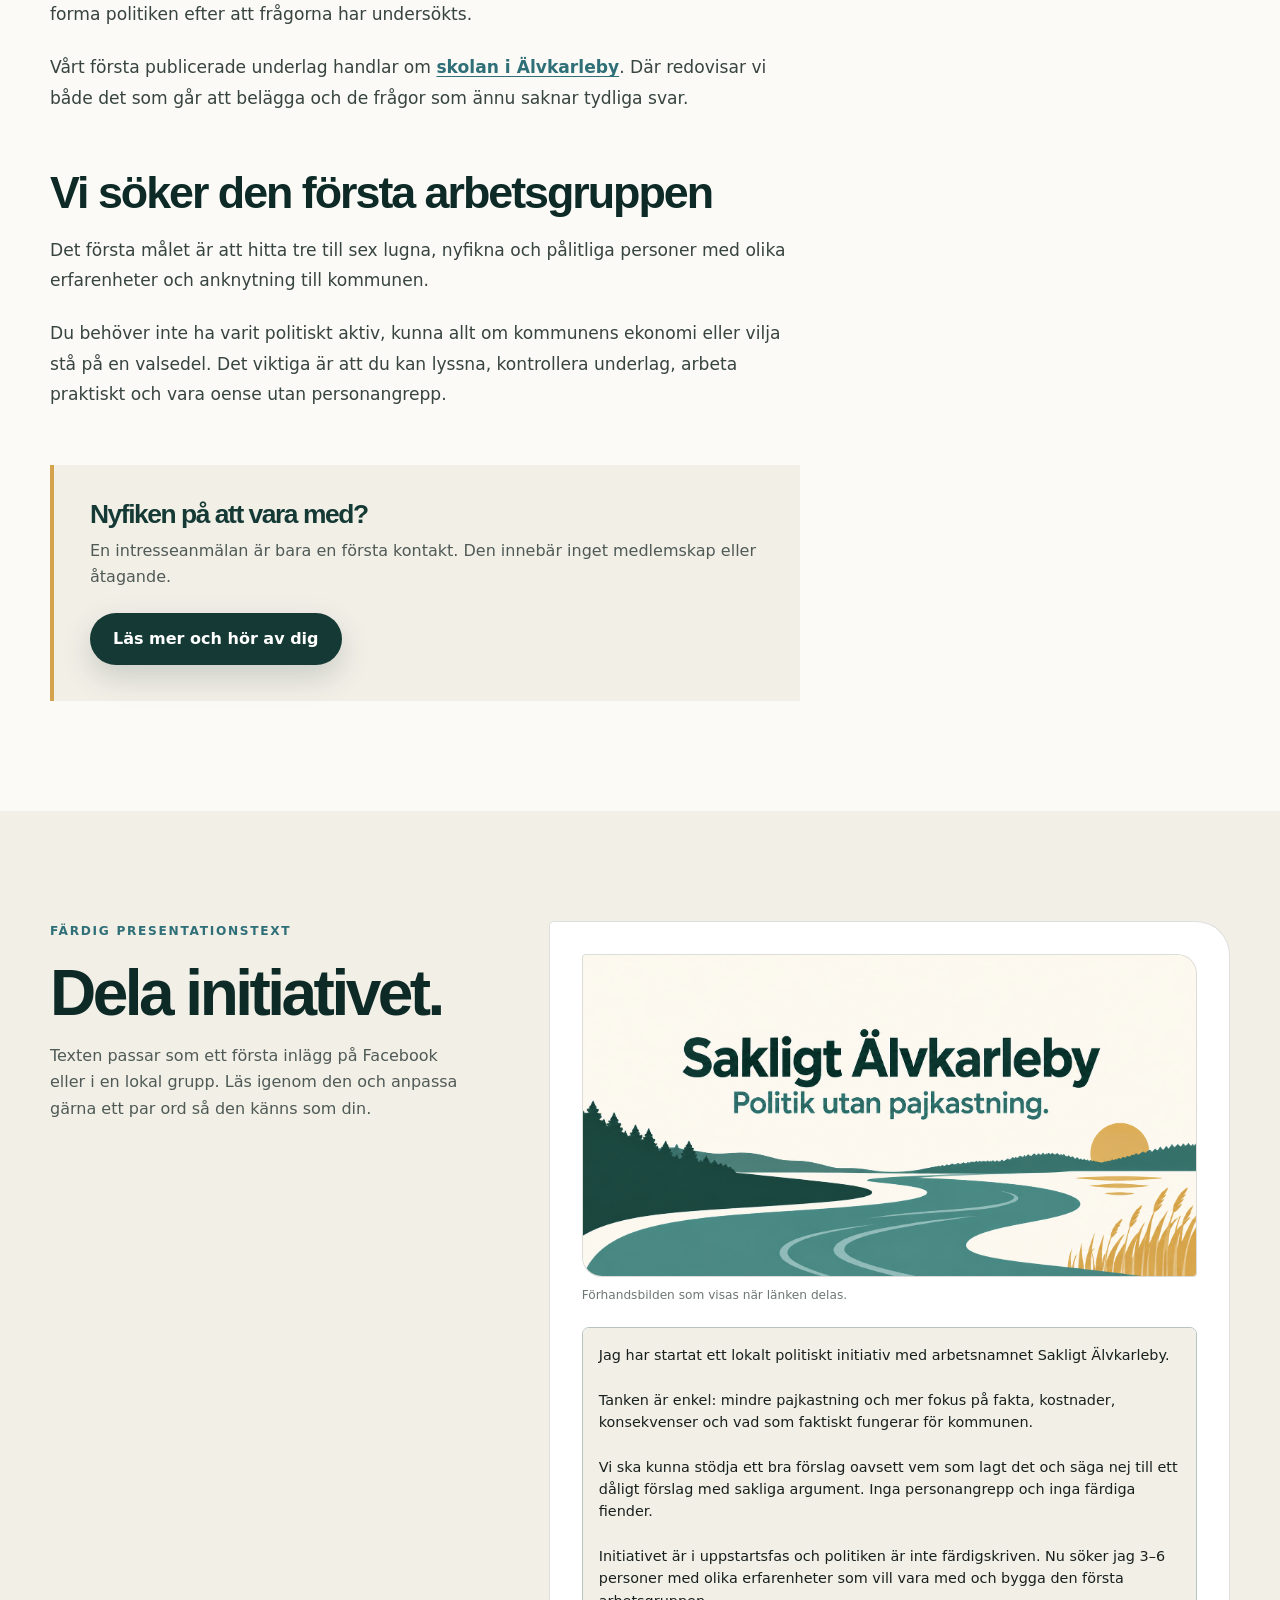
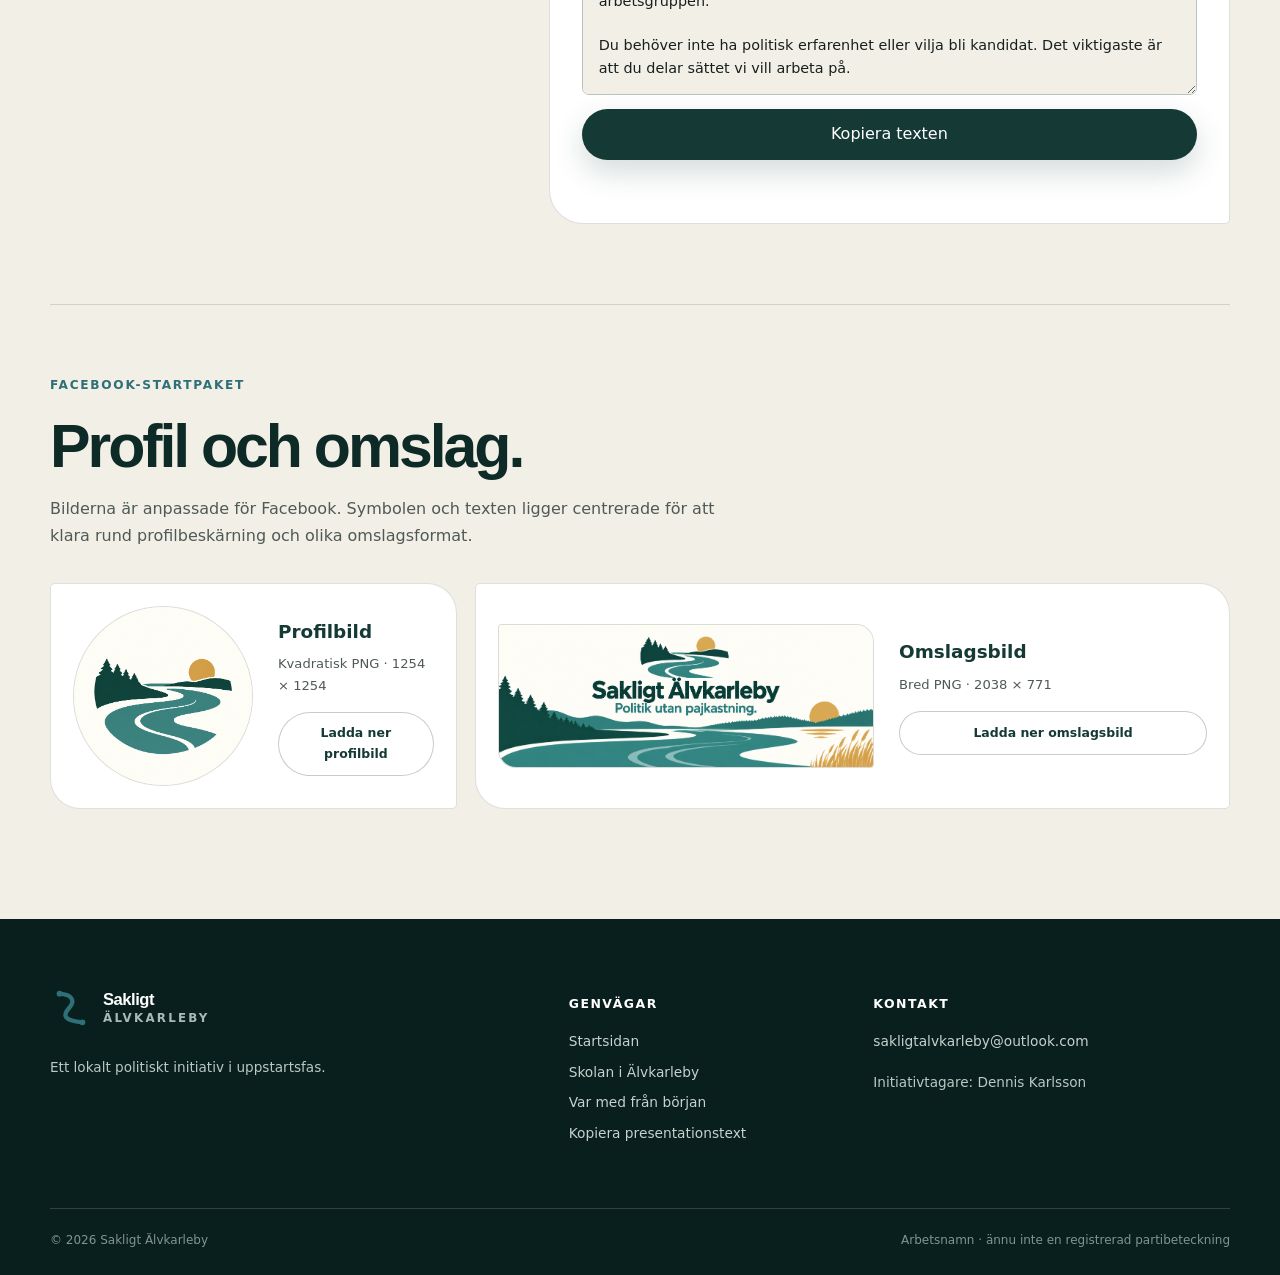
<file: aktuellt.html>
<!doctype html>
<html lang="sv">
<head>
  <meta charset="utf-8">
  <meta name="viewport" content="width=device-width, initial-scale=1">
  <meta name="description" content="Vi bygger Sakligt Älvkarleby – ett lokalt politiskt initiativ för saklighet, öppenhet och samarbete utan pajkastning.">
  <meta name="theme-color" content="#153a35">
  <meta property="og:title" content="Vi bygger Sakligt Älvkarleby">
  <meta property="og:description" content="Mindre pajkastning. Mer fakta, öppenhet och samarbete i Älvkarleby kommun.">
  <meta property="og:type" content="article">
  <meta property="og:image" content="https://ghilea.github.io/sakligt-alvkarleby/assets/sakligt-alvkarleby-delning.png">
  <meta property="og:image:secure_url" content="https://ghilea.github.io/sakligt-alvkarleby/assets/sakligt-alvkarleby-delning.png">
  <meta property="og:image:type" content="image/png">
  <meta property="og:image:width" content="1733">
  <meta property="og:image:height" content="907">
  <meta property="og:image:alt" content="Sakligt Älvkarleby – Politik utan pajkastning.">
  <meta name="twitter:card" content="summary_large_image">
  <meta property="og:url" content="https://ghilea.github.io/sakligt-alvkarleby/aktuellt.html">
  <link rel="canonical" href="https://ghilea.github.io/sakligt-alvkarleby/aktuellt.html">
  <title>Vi bygger Sakligt Älvkarleby</title>
  <link rel="icon" href="favicon.svg" type="image/svg+xml">
  <link rel="stylesheet" href="styles.css?v=20260915-5">
  <script src="script.js?v=20260914-3" defer></script>
</head>
<body class="subpage">
  <a class="skip-link" href="#main">Hoppa till innehållet</a>
  <header class="site-header scrolled" data-header>
    <div class="shell header-inner">
      <a class="brand" href="index.html" aria-label="Sakligt Älvkarleby, startsida">
        <span class="brand-mark" aria-hidden="true"><svg viewBox="0 0 44 44"><path d="M10 7c13 1 17 7 10 15S14 35 34 37" fill="none" stroke="currentColor" stroke-width="4.5" stroke-linecap="round"/><circle cx="10" cy="7" r="3" fill="currentColor"/><circle cx="34" cy="37" r="3" fill="currentColor"/></svg></span>
        <span><strong>Sakligt</strong><small>Älvkarleby</small></span>
      </a>
      <button class="menu-button" type="button" aria-expanded="false" aria-controls="main-nav" data-menu-button><span class="sr-only">Öppna meny</span><span></span><span></span><span></span></button>
      <nav id="main-nav" class="main-nav" aria-label="Huvudmeny" data-nav>
        <a href="index.html#varfor">Varför</a>
        <a href="index.html#principer">Principer</a>
        <a href="index.html#fakta">Fakta</a>
        <a href="skolan.html">Skolan</a>
        <a class="nav-cta" href="intresse.html">Var med</a>
      </nav>
    </div>
  </header>

  <main id="main">
    <article>
      <header class="article-hero">
        <div class="shell article-hero-inner">
          <a class="breadcrumb" href="index.html">← Till startsidan</a>
          <p class="eyebrow"><span></span> Aktuellt · 14 september 2026</p>
          <h1>Vi bygger<br><em>Sakligt Älvkarleby.</em></h1>
          <p class="research-lead">Ett nytt lokalt initiativ tar form. Inte kring höger eller vänster, utan kring ett lugnare och mer öppet sätt att bedriva kommunpolitik.</p>
        </div>
      </header>

      <section class="section launch-article">
        <div class="shell article-reading-grid">
          <div class="article-body">
            <p class="article-intro">Jag heter Dennis Karlsson och har startat ett politiskt initiativ i Älvkarleby kommun med arbetsnamnet Sakligt Älvkarleby.</p>
            <p>Jag har ingen bakgrund som politiker. Initiativet kommer i stället ur en frustration över hur politiska samtal ofta fastnar i anklagelser, etiketter och blocktänkande. För mycket tid går åt till vem som lämnat ett förslag och för lite till vad förslaget faktiskt innebär.</p>
            <p>Tanken är enkel: ett bra förslag för Älvkarleby ska kunna få stöd oavsett vilket demokratiskt parti som presenterar det. Ett dåligt förslag ska kunna avslås av sakliga skäl, även när det kommer från någon vi ofta håller med.</p>

            <h2>Fakta avgör inte alla politiska val</h2>
            <p>Politik handlar också om värderingar och prioriteringar. Fakta kan visa vad något kostar, vilka konsekvenser som är sannolika och vilka alternativ som finns. Men fakta kan inte ensamt bestämma vad kommunen bör prioritera.</p>
            <p>Därför ska vi tydligt skilja mellan vad som är verifierat, vad som är en prognos och vad som är vår politiska bedömning. När vi använder siffror ska källan gå att kontrollera. När vi har fel ska vi rätta det öppet.</p>

            <h2>Politiken är inte färdigskriven</h2>
            <p>Det här är inte ett färdigt parti som söker människor som ska godkänna ett redan skrivet program. Vi söker människor som delar arbetssättet och vill vara med och forma politiken efter att frågorna har undersökts.</p>
            <p>Vårt första publicerade underlag handlar om <a href="skolan.html">skolan i Älvkarleby</a>. Där redovisar vi både det som går att belägga och de frågor som ännu saknar tydliga svar.</p>

            <h2>Vi söker den första arbetsgruppen</h2>
            <p>Det första målet är att hitta tre till sex lugna, nyfikna och pålitliga personer med olika erfarenheter och anknytning till kommunen.</p>
            <p>Du behöver inte ha varit politiskt aktiv, kunna allt om kommunens ekonomi eller vilja stå på en valsedel. Det viktiga är att du kan lyssna, kontrollera underlag, arbeta praktiskt och vara oense utan personangrepp.</p>

            <div class="article-cta">
              <h2>Nyfiken på att vara med?</h2>
              <p>En intresseanmälan är bara en första kontakt. Den innebär inget medlemskap eller åtagande.</p>
              <a class="button button-primary" href="intresse.html">Läs mer och hör av dig</a>
            </div>
          </div>

          <aside class="article-summary">
            <p class="box-label">I korthet</p>
            <h2>Saklighet måste märkas i praktiken.</h2>
            <ul>
              <li>Källor bakom viktiga faktapåståenden</li>
              <li>Kostnad och finansiering när det går</li>
              <li>Alternativ och konsekvenser redovisas</li>
              <li>Förslag bedöms oavsett avsändare</li>
              <li>Inga personangrepp eller etiketter</li>
              <li>Fel rättas öppet</li>
            </ul>
            <a href="index.html#principer">Läs alla tio principerna →</a>
          </aside>
        </div>
      </section>

      <section class="section section-paper share-section" aria-labelledby="dela">
        <div class="shell share-grid">
          <div>
            <p class="section-kicker">Färdig presentationstext</p>
            <h2 id="dela">Dela initiativet.</h2>
            <p>Texten passar som ett första inlägg på Facebook eller i en lokal grupp. Läs igenom den och anpassa gärna ett par ord så den känns som din.</p>
          </div>
          <div class="share-copy-card">
            <figure class="share-preview">
              <img src="assets/sakligt-alvkarleby-delning.png" width="1733" height="907" alt="Sakligt Älvkarleby – Politik utan pajkastning.">
              <figcaption>Förhandsbilden som visas när länken delas.</figcaption>
            </figure>
            <textarea id="launch-copy" rows="15" readonly>Jag har startat ett lokalt politiskt initiativ med arbetsnamnet Sakligt Älvkarleby.

Tanken är enkel: mindre pajkastning och mer fokus på fakta, kostnader, konsekvenser och vad som faktiskt fungerar för kommunen.

Vi ska kunna stödja ett bra förslag oavsett vem som lagt det och säga nej till ett dåligt förslag med sakliga argument. Inga personangrepp och inga färdiga fiender.

Initiativet är i uppstartsfas och politiken är inte färdigskriven. Nu söker jag 3–6 personer med olika erfarenheter som vill vara med och bygga den första arbetsgruppen.

Du behöver inte ha politisk erfarenhet eller vilja bli kandidat. Det viktigaste är att du delar sättet vi vill arbeta på.

Läs mer här:
https://ghilea.github.io/sakligt-alvkarleby/aktuellt.html</textarea>
            <button class="button button-primary copy-launch-button" type="button" data-copy-target="launch-copy" data-copy-status-target="launch-copy-status">Kopiera texten</button>
            <p id="launch-copy-status" class="copy-status" aria-live="polite"></p>
          </div>
        </div>

        <div class="shell facebook-kit" aria-labelledby="facebook-kit-title">
          <div class="facebook-kit-heading">
            <p class="section-kicker">Facebook-startpaket</p>
            <h2 id="facebook-kit-title">Profil och omslag.</h2>
            <p>Bilderna är anpassade för Facebook. Symbolen och texten ligger centrerade för att klara rund profilbeskärning och olika omslagsformat.</p>
          </div>
          <div class="facebook-assets">
            <article class="facebook-asset-card">
              <img src="assets/facebook-profil-sakligt-alvkarleby.png" width="1254" height="1254" loading="lazy" alt="Profilsymbol med skog, sol och en slingrande älv.">
              <div>
                <h3>Profilbild</h3>
                <p>Kvadratisk PNG · 1254 × 1254</p>
                <a class="button button-ghost" href="assets/facebook-profil-sakligt-alvkarleby.png" download>Ladda ner profilbild</a>
              </div>
            </article>
            <article class="facebook-asset-card facebook-cover-card">
              <img src="assets/facebook-omslag-sakligt-alvkarleby.png" width="2038" height="771" loading="lazy" alt="Omslagsbild med Sakligt Älvkarleby och en stiliserad älv.">
              <div>
                <h3>Omslagsbild</h3>
                <p>Bred PNG · 2038 × 771</p>
                <a class="button button-ghost" href="assets/facebook-omslag-sakligt-alvkarleby.png" download>Ladda ner omslagsbild</a>
              </div>
            </article>
          </div>
        </div>
      </section>
    </article>
  </main>

  <footer class="site-footer">
    <div class="shell footer-grid">
      <div>
        <a class="brand brand-footer" href="index.html"><span class="brand-mark" aria-hidden="true"><svg viewBox="0 0 44 44"><path d="M10 7c13 1 17 7 10 15S14 35 34 37" fill="none" stroke="currentColor" stroke-width="4.5" stroke-linecap="round"/><circle cx="10" cy="7" r="3" fill="currentColor"/><circle cx="34" cy="37" r="3" fill="currentColor"/></svg></span><span><strong>Sakligt</strong><small>Älvkarleby</small></span></a>
        <p>Ett lokalt politiskt initiativ i uppstartsfas.</p>
      </div>
      <div>
        <h2>Genvägar</h2>
        <a href="index.html">Startsidan</a>
        <a href="skolan.html">Skolan i Älvkarleby</a>
        <a href="intresse.html">Var med från början</a>
        <a href="#dela">Kopiera presentationstext</a>
      </div>
      <div>
        <h2>Kontakt</h2>
        <a href="mailto:sakligtalvkarleby@outlook.com">sakligtalvkarleby@outlook.com</a>
        <p>Initiativtagare: Dennis Karlsson</p>
      </div>
    </div>
    <div class="shell footer-bottom"><p>© <span data-year>2026</span> Sakligt Älvkarleby</p><p>Arbetsnamn · ännu inte en registrerad partibeteckning</p></div>
  </footer>
</body>
</html>
</file>
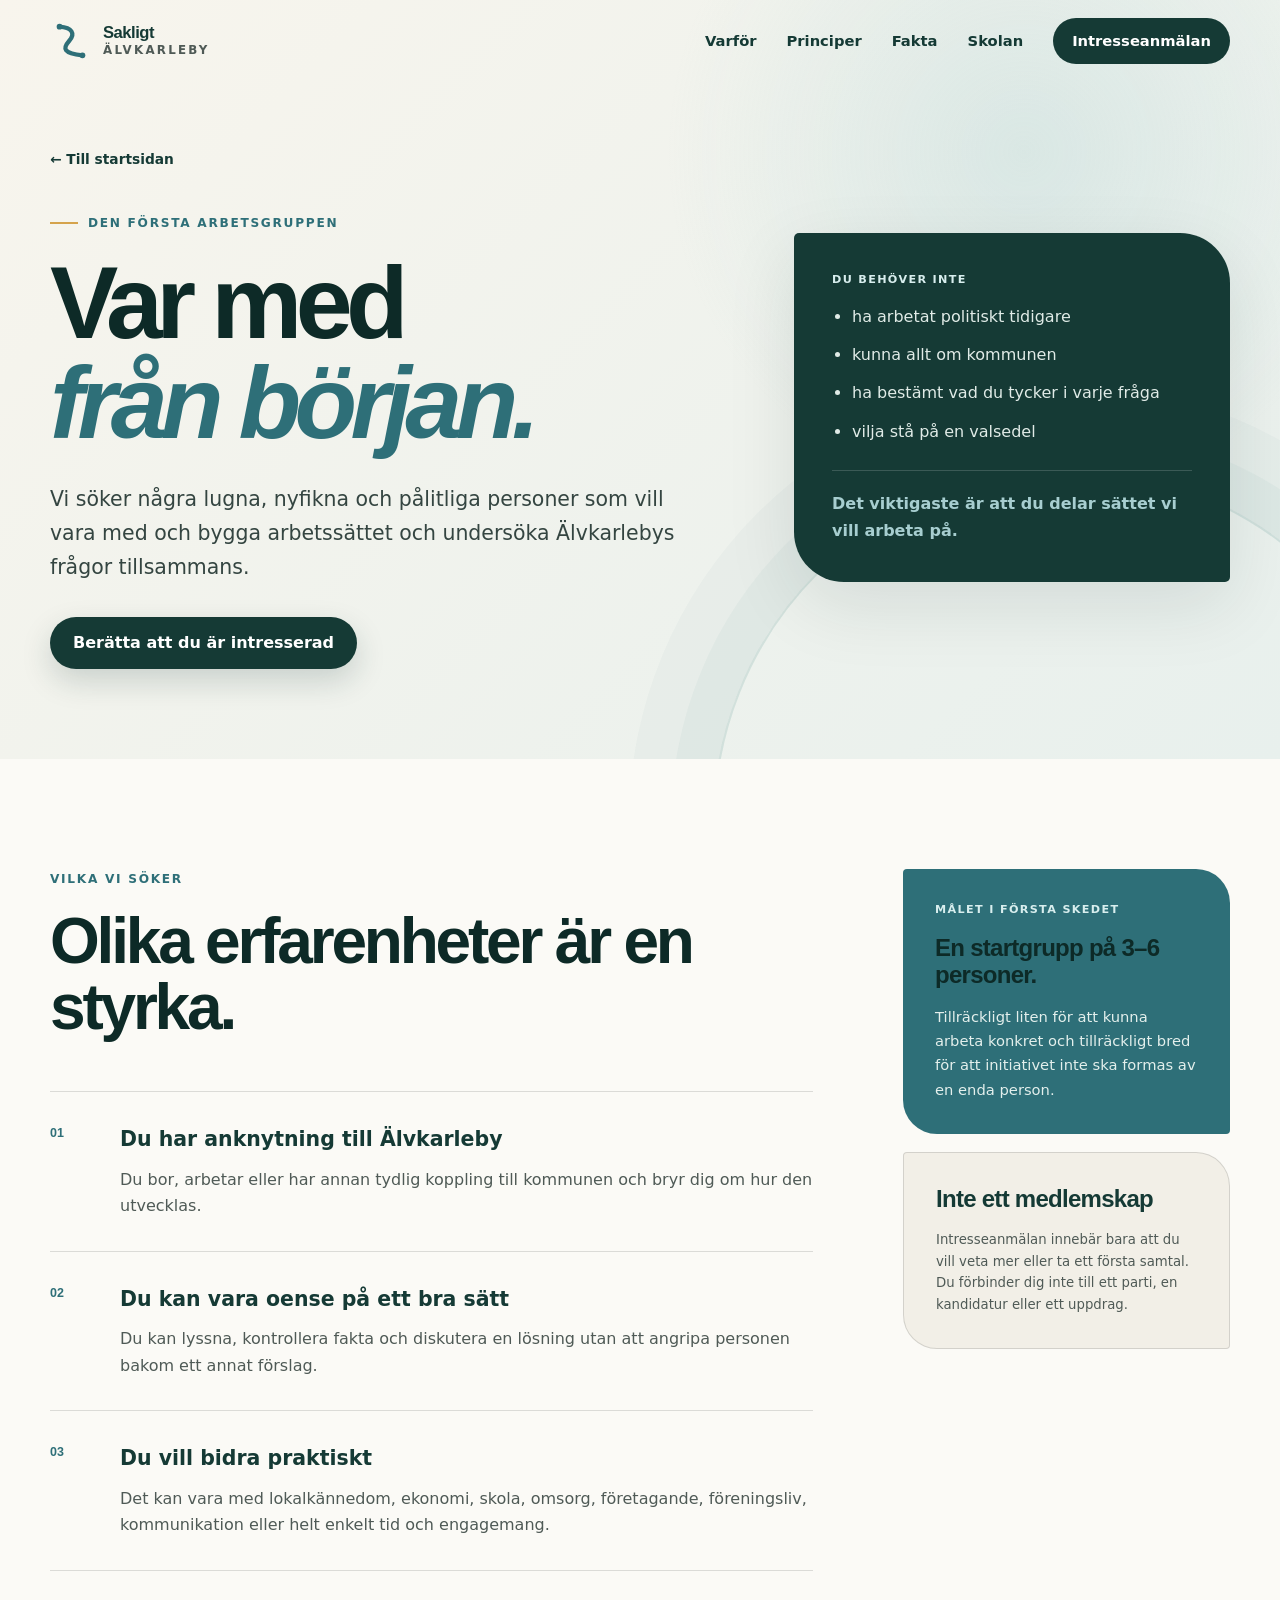
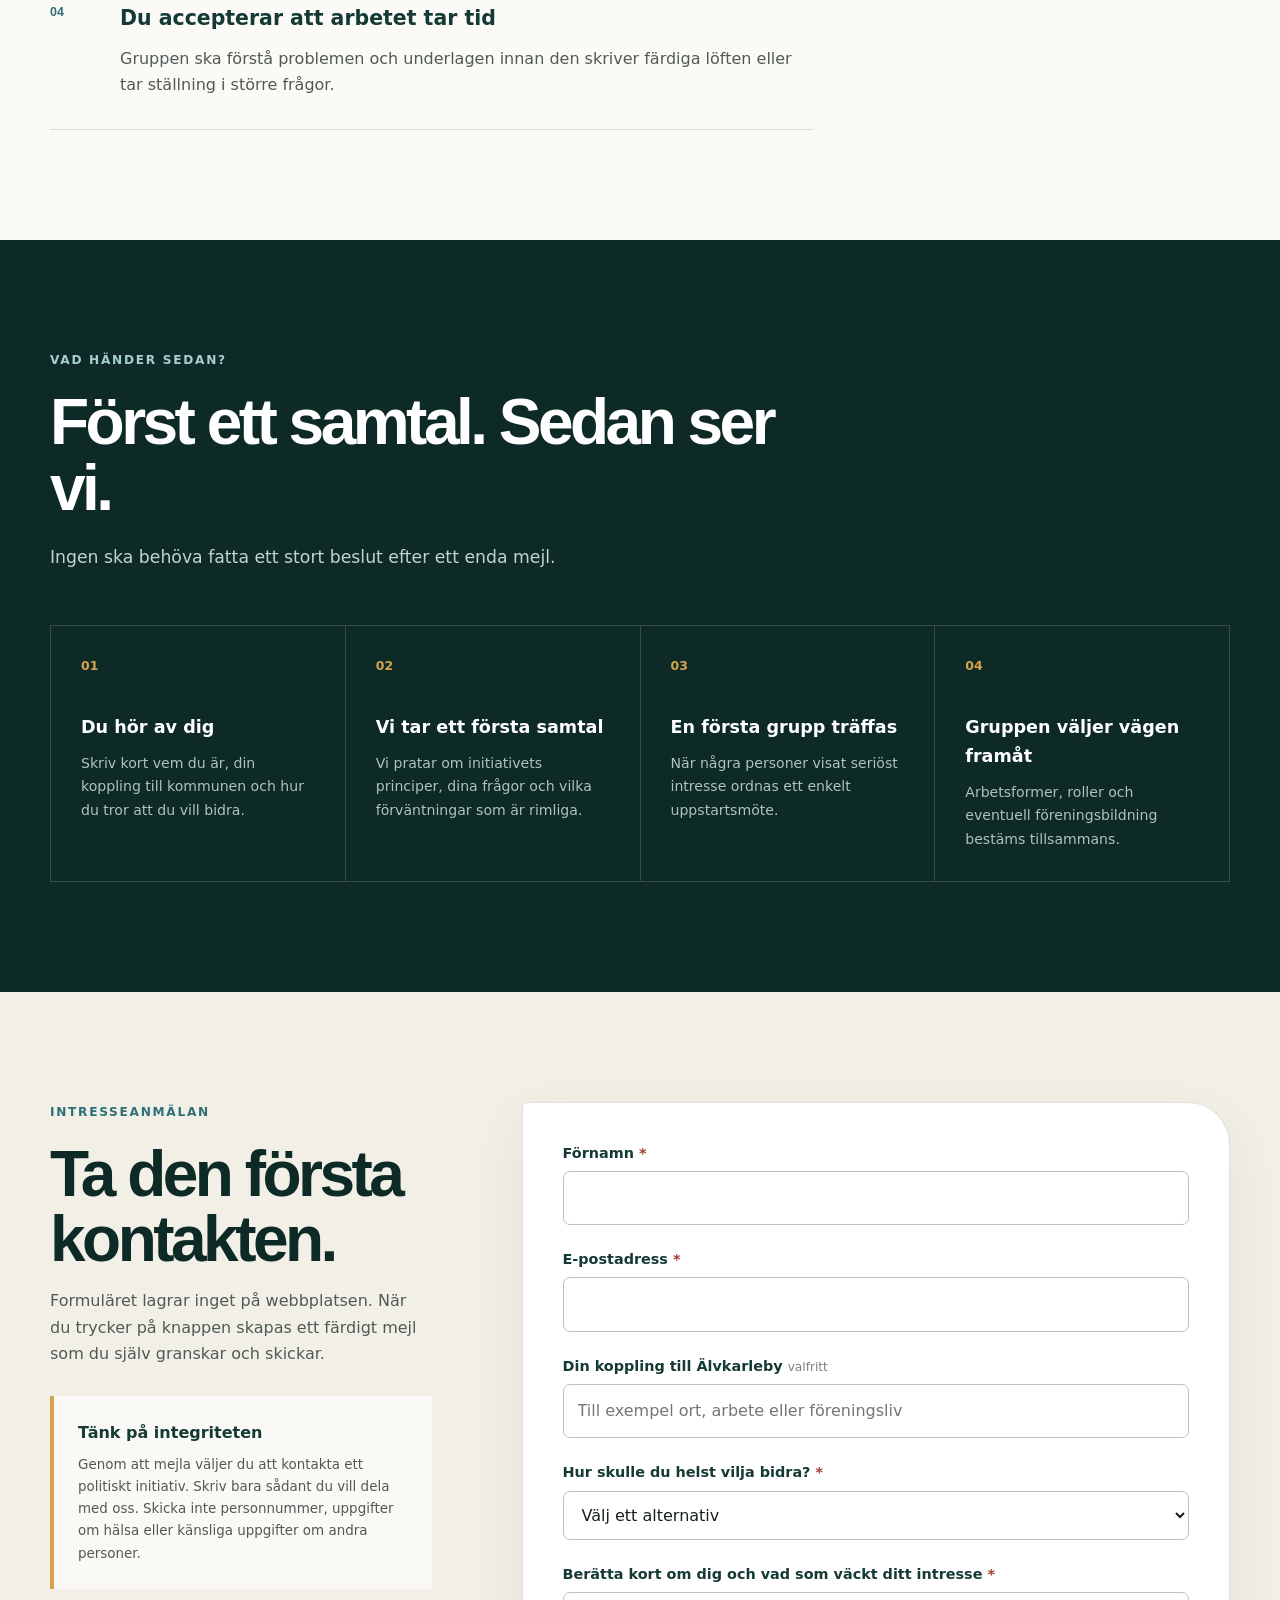
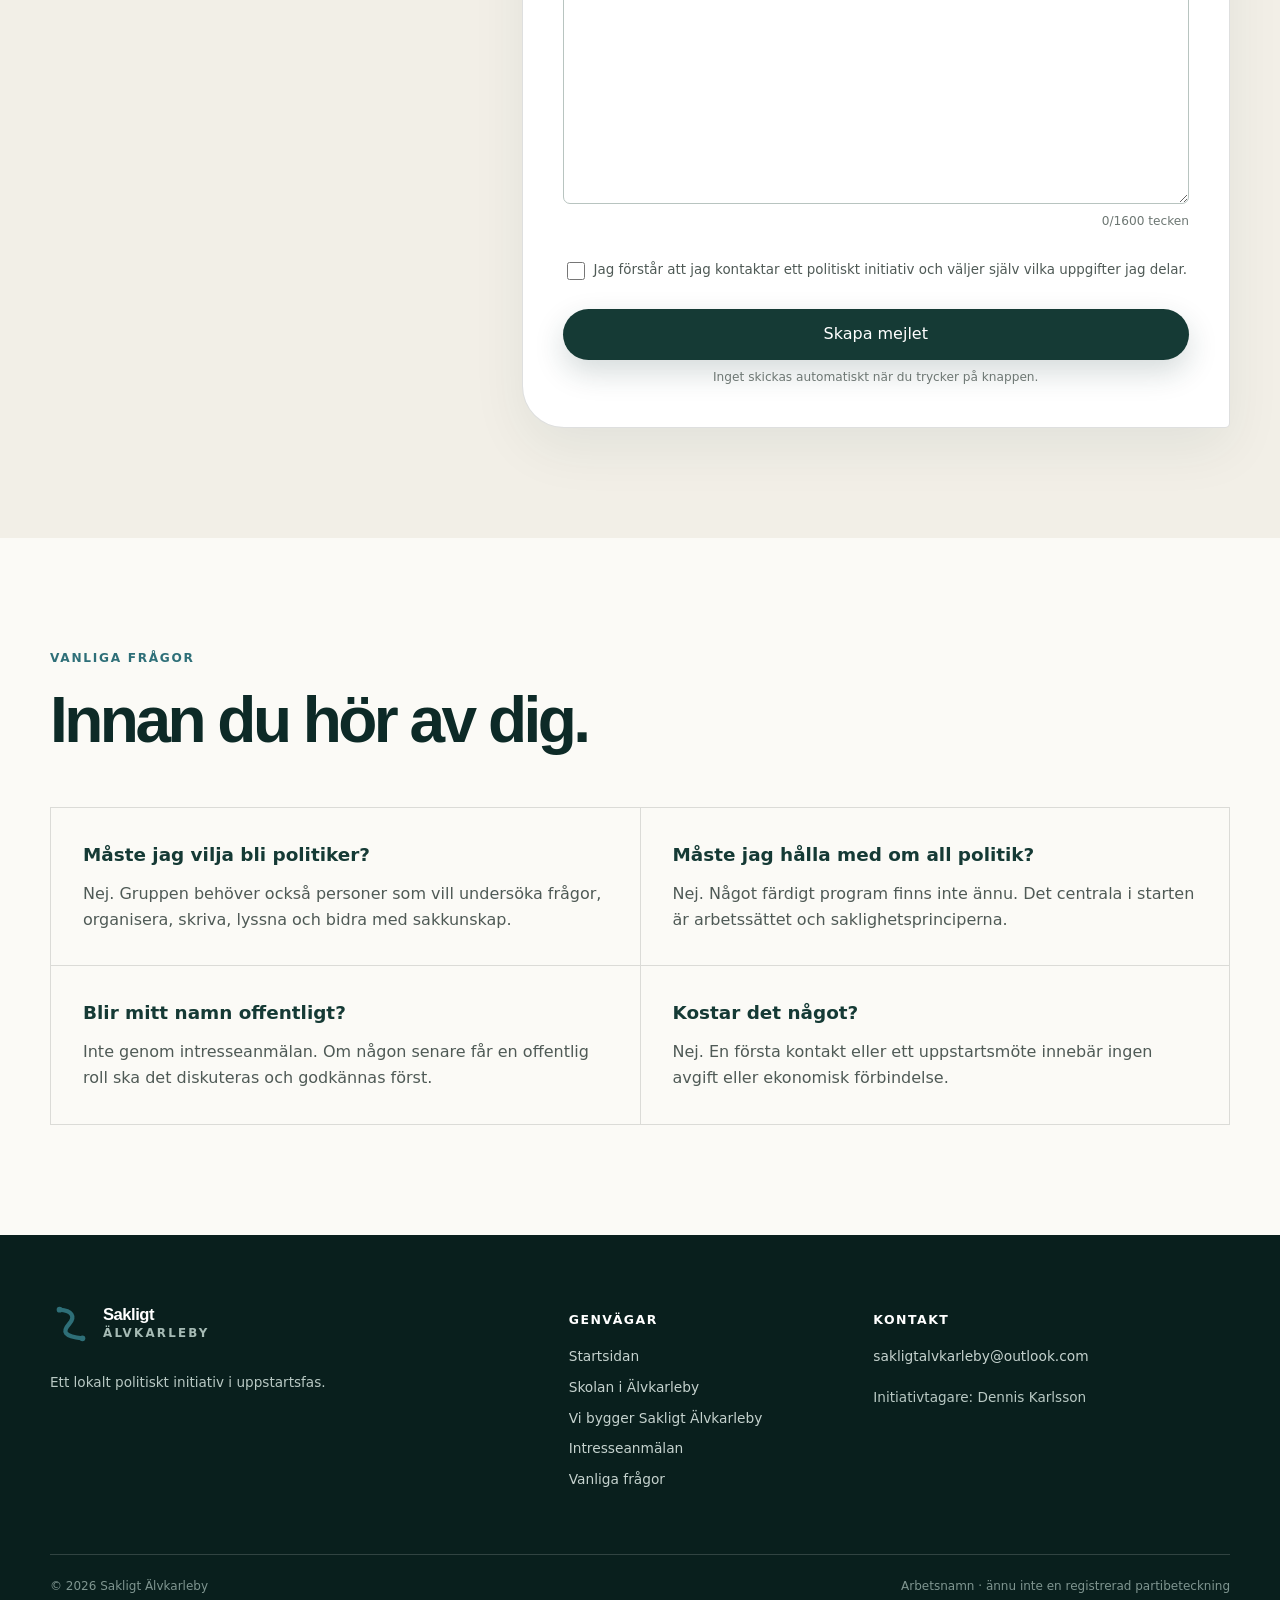
<file: intresse.html>
<!doctype html>
<html lang="sv">
<head>
  <meta charset="utf-8">
  <meta name="viewport" content="width=device-width, initial-scale=1">
  <meta name="description" content="Var med och bygg Sakligt Älvkarleby från början. Du behöver inte ha politisk erfarenhet eller vara färdig med vad du tycker i alla frågor.">
  <meta name="theme-color" content="#153a35">
  <meta property="og:title" content="Var med från början – Sakligt Älvkarleby">
  <meta property="og:description" content="Intresseanmälan till den första arbetsgruppen för Sakligt Älvkarleby.">
  <meta property="og:type" content="website">
  <meta property="og:image" content="https://ghilea.github.io/sakligt-alvkarleby/assets/sakligt-alvkarleby-delning.png">
  <meta property="og:image:secure_url" content="https://ghilea.github.io/sakligt-alvkarleby/assets/sakligt-alvkarleby-delning.png">
  <meta property="og:image:type" content="image/png">
  <meta property="og:image:width" content="1733">
  <meta property="og:image:height" content="907">
  <meta property="og:image:alt" content="Sakligt Älvkarleby – Politik utan pajkastning.">
  <meta name="twitter:card" content="summary_large_image">
  <title>Var med från början – Sakligt Älvkarleby</title>
  <link rel="icon" href="favicon.svg" type="image/svg+xml">
  <link rel="stylesheet" href="styles.css?v=20260914-4">
  <script src="script.js?v=20260914-3" defer></script>
</head>
<body class="subpage">
  <a class="skip-link" href="#main">Hoppa till innehållet</a>

  <header class="site-header scrolled" data-header>
    <div class="shell header-inner">
      <a class="brand" href="index.html" aria-label="Sakligt Älvkarleby, startsida">
        <span class="brand-mark" aria-hidden="true">
          <svg viewBox="0 0 44 44" role="img">
            <path d="M10 7c13 1 17 7 10 15S14 35 34 37" fill="none" stroke="currentColor" stroke-width="4.5" stroke-linecap="round"/>
            <circle cx="10" cy="7" r="3" fill="currentColor"/>
            <circle cx="34" cy="37" r="3" fill="currentColor"/>
          </svg>
        </span>
        <span><strong>Sakligt</strong><small>Älvkarleby</small></span>
      </a>

      <button class="menu-button" type="button" aria-expanded="false" aria-controls="main-nav" data-menu-button>
        <span class="sr-only">Öppna meny</span>
        <span></span><span></span><span></span>
      </button>

      <nav id="main-nav" class="main-nav" aria-label="Huvudmeny" data-nav>
        <a href="index.html#varfor">Varför</a>
        <a href="index.html#principer">Principer</a>
        <a href="index.html#fakta">Fakta</a>
        <a href="skolan.html">Skolan</a>
        <a class="nav-cta" href="#anmalan">Intresseanmälan</a>
      </nav>
    </div>
  </header>

  <main id="main">
    <section class="join-hero">
      <div class="shell join-hero-grid">
        <div>
          <a class="breadcrumb" href="index.html">← Till startsidan</a>
          <p class="eyebrow"><span></span> Den första arbetsgruppen</p>
          <h1>Var med<br><em>från början.</em></h1>
          <p class="research-lead">
            Vi söker några lugna, nyfikna och pålitliga personer som vill vara med
            och bygga arbetssättet och undersöka Älvkarlebys frågor tillsammans.
          </p>
          <a class="button button-primary join-hero-button" href="#anmalan">Berätta att du är intresserad</a>
        </div>

        <aside class="join-promise">
          <p class="box-label">Du behöver inte</p>
          <ul>
            <li>ha arbetat politiskt tidigare</li>
            <li>kunna allt om kommunen</li>
            <li>ha bestämt vad du tycker i varje fråga</li>
            <li>vilja stå på en valsedel</li>
          </ul>
          <p>Det viktigaste är att du delar sättet vi vill arbeta på.</p>
        </aside>
      </div>
    </section>

    <section class="section" aria-labelledby="gruppen">
      <div class="shell article-grid">
        <div class="article-main">
          <p class="section-kicker">Vilka vi söker</p>
          <h2 id="gruppen">Olika erfarenheter är en styrka.</h2>

          <div class="finding">
            <span>01</span>
            <div>
              <h3>Du har anknytning till Älvkarleby</h3>
              <p>Du bor, arbetar eller har annan tydlig koppling till kommunen och bryr dig om hur den utvecklas.</p>
            </div>
          </div>
          <div class="finding">
            <span>02</span>
            <div>
              <h3>Du kan vara oense på ett bra sätt</h3>
              <p>Du kan lyssna, kontrollera fakta och diskutera en lösning utan att angripa personen bakom ett annat förslag.</p>
            </div>
          </div>
          <div class="finding">
            <span>03</span>
            <div>
              <h3>Du vill bidra praktiskt</h3>
              <p>Det kan vara med lokalkännedom, ekonomi, skola, omsorg, företagande, föreningsliv, kommunikation eller helt enkelt tid och engagemang.</p>
            </div>
          </div>
          <div class="finding">
            <span>04</span>
            <div>
              <h3>Du accepterar att arbetet tar tid</h3>
              <p>Gruppen ska förstå problemen och underlagen innan den skriver färdiga löften eller tar ställning i större frågor.</p>
            </div>
          </div>
        </div>

        <aside class="article-aside">
          <div class="principle-box">
            <p class="box-label">Målet i första skedet</p>
            <h2>En startgrupp på 3–6 personer.</h2>
            <p>
              Tillräckligt liten för att kunna arbeta konkret och tillräckligt bred
              för att initiativet inte ska formas av en enda person.
            </p>
          </div>
          <div class="scope-box">
            <h2>Inte ett medlemskap</h2>
            <p class="scope-copy">
              Intresseanmälan innebär bara att du vill veta mer eller ta ett första
              samtal. Du förbinder dig inte till ett parti, en kandidatur eller ett uppdrag.
            </p>
          </div>
        </aside>
      </div>
    </section>

    <section class="section section-dark first-meeting" aria-labelledby="sedan">
      <div class="shell">
        <div class="section-heading light">
          <p class="section-kicker">Vad händer sedan?</p>
          <h2 id="sedan">Först ett samtal. Sedan ser vi.</h2>
          <p>Ingen ska behöva fatta ett stort beslut efter ett enda mejl.</p>
        </div>

        <ol class="contact-process">
          <li><span>01</span><h3>Du hör av dig</h3><p>Skriv kort vem du är, din koppling till kommunen och hur du tror att du vill bidra.</p></li>
          <li><span>02</span><h3>Vi tar ett första samtal</h3><p>Vi pratar om initiativets principer, dina frågor och vilka förväntningar som är rimliga.</p></li>
          <li><span>03</span><h3>En första grupp träffas</h3><p>När några personer visat seriöst intresse ordnas ett enkelt uppstartsmöte.</p></li>
          <li><span>04</span><h3>Gruppen väljer vägen framåt</h3><p>Arbetsformer, roller och eventuell föreningsbildning bestäms tillsammans.</p></li>
        </ol>
      </div>
    </section>

    <section class="section section-paper interest-section" id="anmalan" aria-labelledby="formularrubrik">
      <div class="shell interest-grid">
        <div class="interest-copy">
          <p class="section-kicker">Intresseanmälan</p>
          <h2 id="formularrubrik">Ta den första kontakten.</h2>
          <p>
            Formuläret lagrar inget på webbplatsen. När du trycker på knappen skapas
            ett färdigt mejl som du själv granskar och skickar.
          </p>
          <div class="privacy-panel">
            <strong>Tänk på integriteten</strong>
            <p>
              Genom att mejla väljer du att kontakta ett politiskt initiativ. Skriv bara
              sådant du vill dela med oss. Skicka inte personnummer, uppgifter om hälsa
              eller känsliga uppgifter om andra personer.
            </p>
          </div>
        </div>

        <form class="interest-form" data-interest-form>
          <div class="form-row">
            <label for="name">Förnamn <span aria-hidden="true">*</span></label>
            <input id="name" name="name" type="text" autocomplete="given-name" required maxlength="80">
          </div>

          <div class="form-row">
            <label for="email">E-postadress <span aria-hidden="true">*</span></label>
            <input id="email" name="email" type="email" autocomplete="email" required maxlength="160">
          </div>

          <div class="form-row">
            <label for="connection">Din koppling till Älvkarleby <span class="optional">valfritt</span></label>
            <input id="connection" name="connection" type="text" maxlength="160" placeholder="Till exempel ort, arbete eller föreningsliv">
          </div>

          <div class="form-row">
            <label for="contribution">Hur skulle du helst vilja bidra? <span aria-hidden="true">*</span></label>
            <select id="contribution" name="contribution" required>
              <option value="">Välj ett alternativ</option>
              <option>Vara med i den första arbetsgruppen</option>
              <option>Samla fakta och läsa kommunala underlag</option>
              <option>Bidra med lokalkännedom eller yrkeserfarenhet</option>
              <option>Hjälpa till med webbplats eller kommunikation</option>
              <option>Jag är osäker och vill först veta mer</option>
            </select>
          </div>

          <div class="form-row">
            <label for="message">Berätta kort om dig och vad som väckt ditt intresse <span aria-hidden="true">*</span></label>
            <textarea id="message" name="message" rows="7" required maxlength="1600"></textarea>
            <p class="field-help"><span data-character-count>0</span>/1600 tecken</p>
          </div>

          <label class="form-confirm">
            <input name="acknowledgement" type="checkbox" required>
            <span>Jag förstår att jag kontaktar ett politiskt initiativ och väljer själv vilka uppgifter jag delar.</span>
          </label>

          <button class="button button-primary form-submit" type="submit">Skapa mejlet</button>
          <p class="form-help">Inget skickas automatiskt när du trycker på knappen.</p>

          <div class="mail-fallback" data-mail-fallback hidden>
            <h3>Mejlet är förberett</h3>
            <p>
              Om inget mejlprogram öppnades kan du kopiera texten och skicka den till
              <a href="mailto:sakligtalvkarleby@outlook.com">sakligtalvkarleby@outlook.com</a>.
            </p>
            <textarea data-mail-text rows="10" readonly aria-label="Förberedd mejltext"></textarea>
            <button class="button button-ghost copy-button" type="button" data-copy-mail>Kopiera texten</button>
            <p class="copy-status" data-copy-status aria-live="polite"></p>
          </div>
        </form>
      </div>
    </section>

    <section class="section join-faq" aria-labelledby="fragor">
      <div class="shell">
        <div class="section-heading">
          <p class="section-kicker">Vanliga frågor</p>
          <h2 id="fragor">Innan du hör av dig.</h2>
        </div>

        <div class="faq-grid">
          <article><h3>Måste jag vilja bli politiker?</h3><p>Nej. Gruppen behöver också personer som vill undersöka frågor, organisera, skriva, lyssna och bidra med sakkunskap.</p></article>
          <article><h3>Måste jag hålla med om all politik?</h3><p>Nej. Något färdigt program finns inte ännu. Det centrala i starten är arbetssättet och saklighetsprinciperna.</p></article>
          <article><h3>Blir mitt namn offentligt?</h3><p>Inte genom intresseanmälan. Om någon senare får en offentlig roll ska det diskuteras och godkännas först.</p></article>
          <article><h3>Kostar det något?</h3><p>Nej. En första kontakt eller ett uppstartsmöte innebär ingen avgift eller ekonomisk förbindelse.</p></article>
        </div>
      </div>
    </section>
  </main>

  <footer class="site-footer">
    <div class="shell footer-grid">
      <div>
        <a class="brand brand-footer" href="index.html">
          <span class="brand-mark" aria-hidden="true">
            <svg viewBox="0 0 44 44"><path d="M10 7c13 1 17 7 10 15S14 35 34 37" fill="none" stroke="currentColor" stroke-width="4.5" stroke-linecap="round"/><circle cx="10" cy="7" r="3" fill="currentColor"/><circle cx="34" cy="37" r="3" fill="currentColor"/></svg>
          </span>
          <span><strong>Sakligt</strong><small>Älvkarleby</small></span>
        </a>
        <p>Ett lokalt politiskt initiativ i uppstartsfas.</p>
      </div>
      <div>
        <h2>Genvägar</h2>
        <a href="index.html">Startsidan</a>
        <a href="skolan.html">Skolan i Älvkarleby</a>
        <a href="aktuellt.html">Vi bygger Sakligt Älvkarleby</a>
        <a href="#anmalan">Intresseanmälan</a>
        <a href="#fragor">Vanliga frågor</a>
      </div>
      <div>
        <h2>Kontakt</h2>
        <a href="mailto:sakligtalvkarleby@outlook.com">sakligtalvkarleby@outlook.com</a>
        <p>Initiativtagare: Dennis Karlsson</p>
      </div>
    </div>
    <div class="shell footer-bottom">
      <p>© <span data-year>2026</span> Sakligt Älvkarleby</p>
      <p>Arbetsnamn · ännu inte en registrerad partibeteckning</p>
    </div>
  </footer>
</body>
</html>
</file>
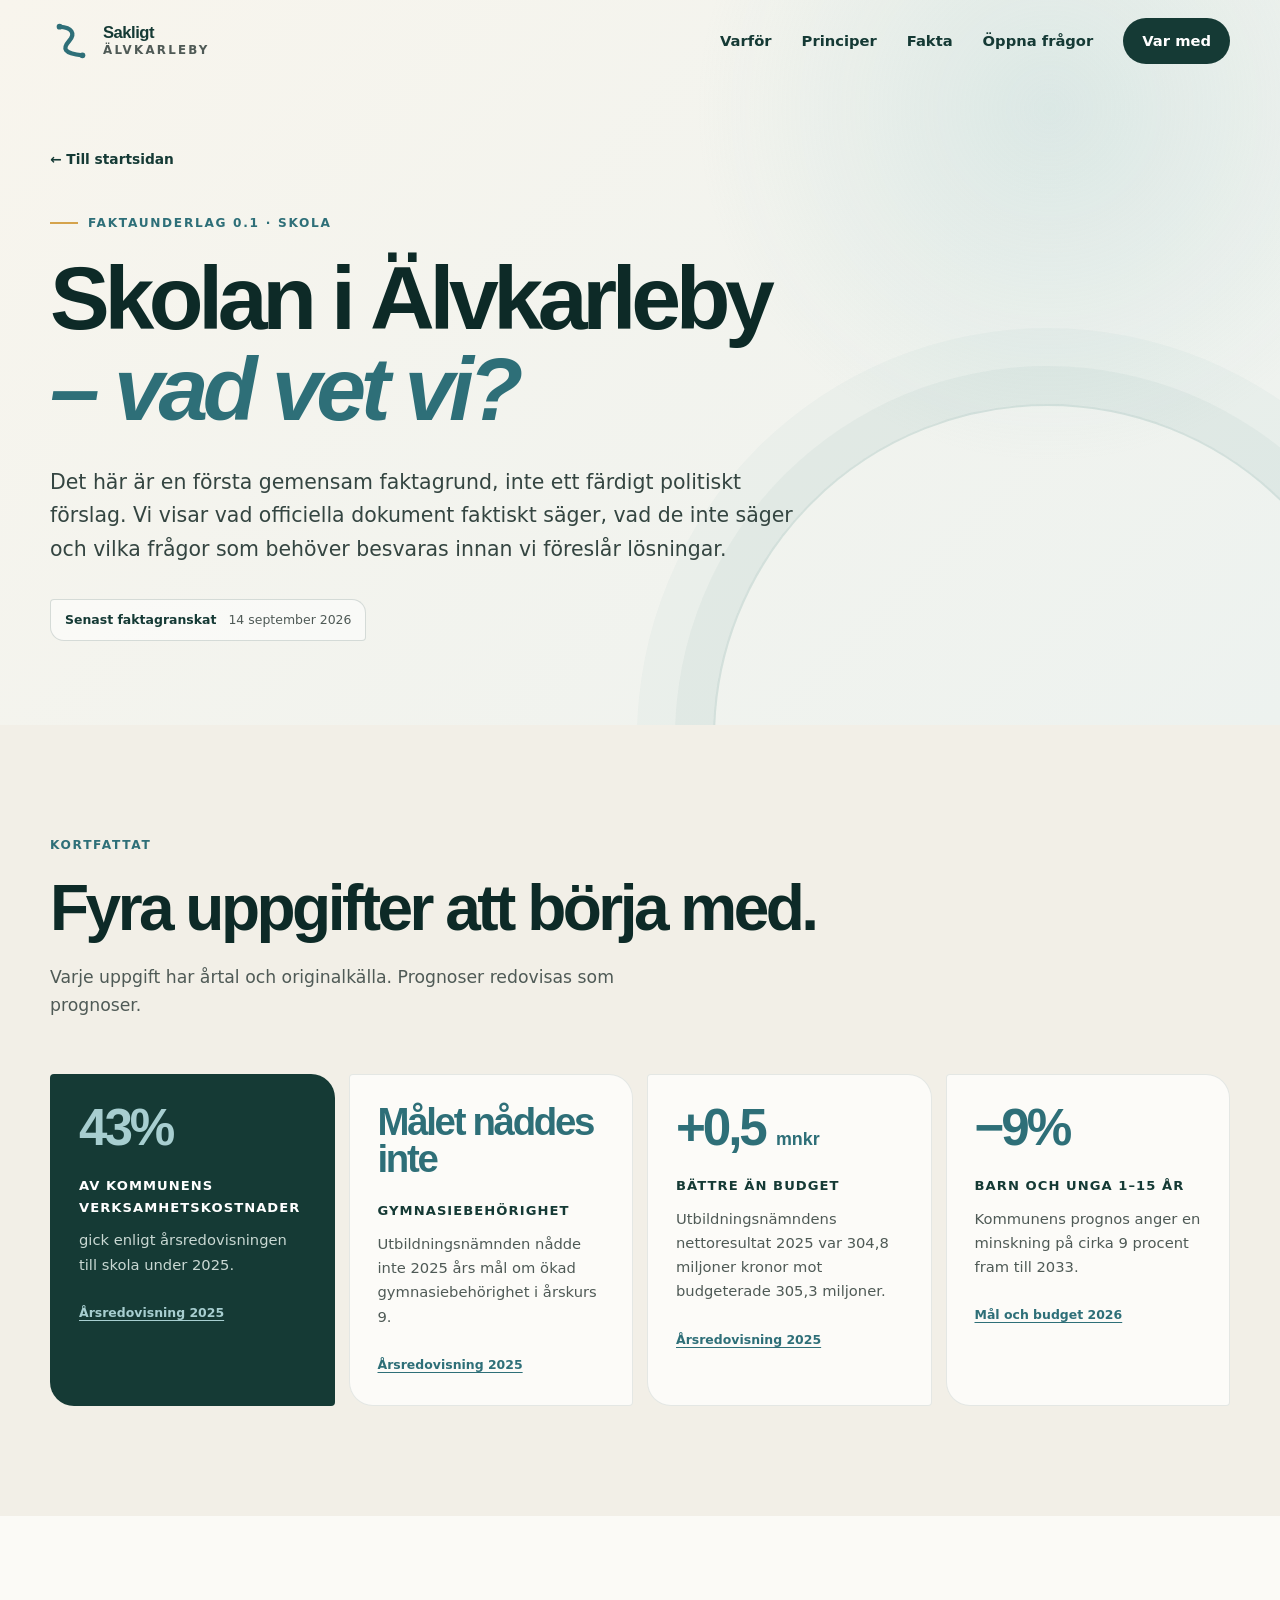
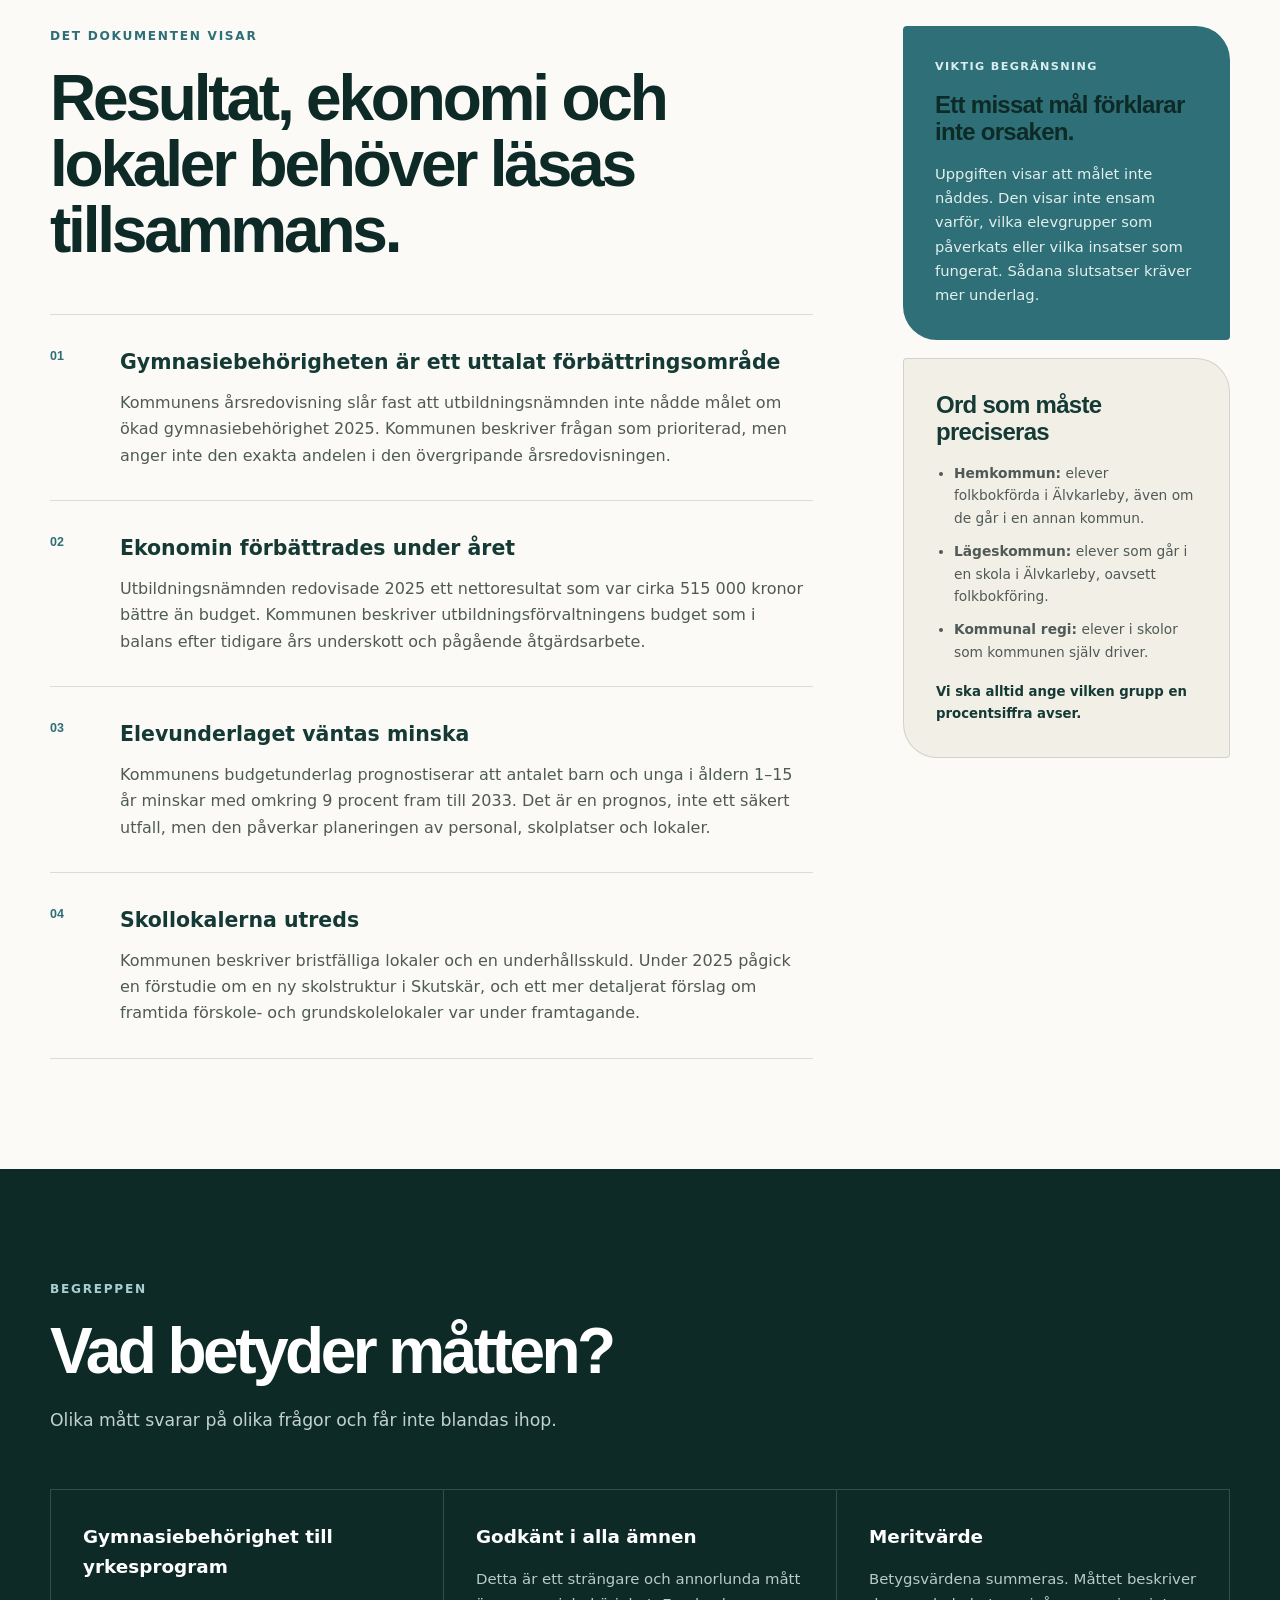
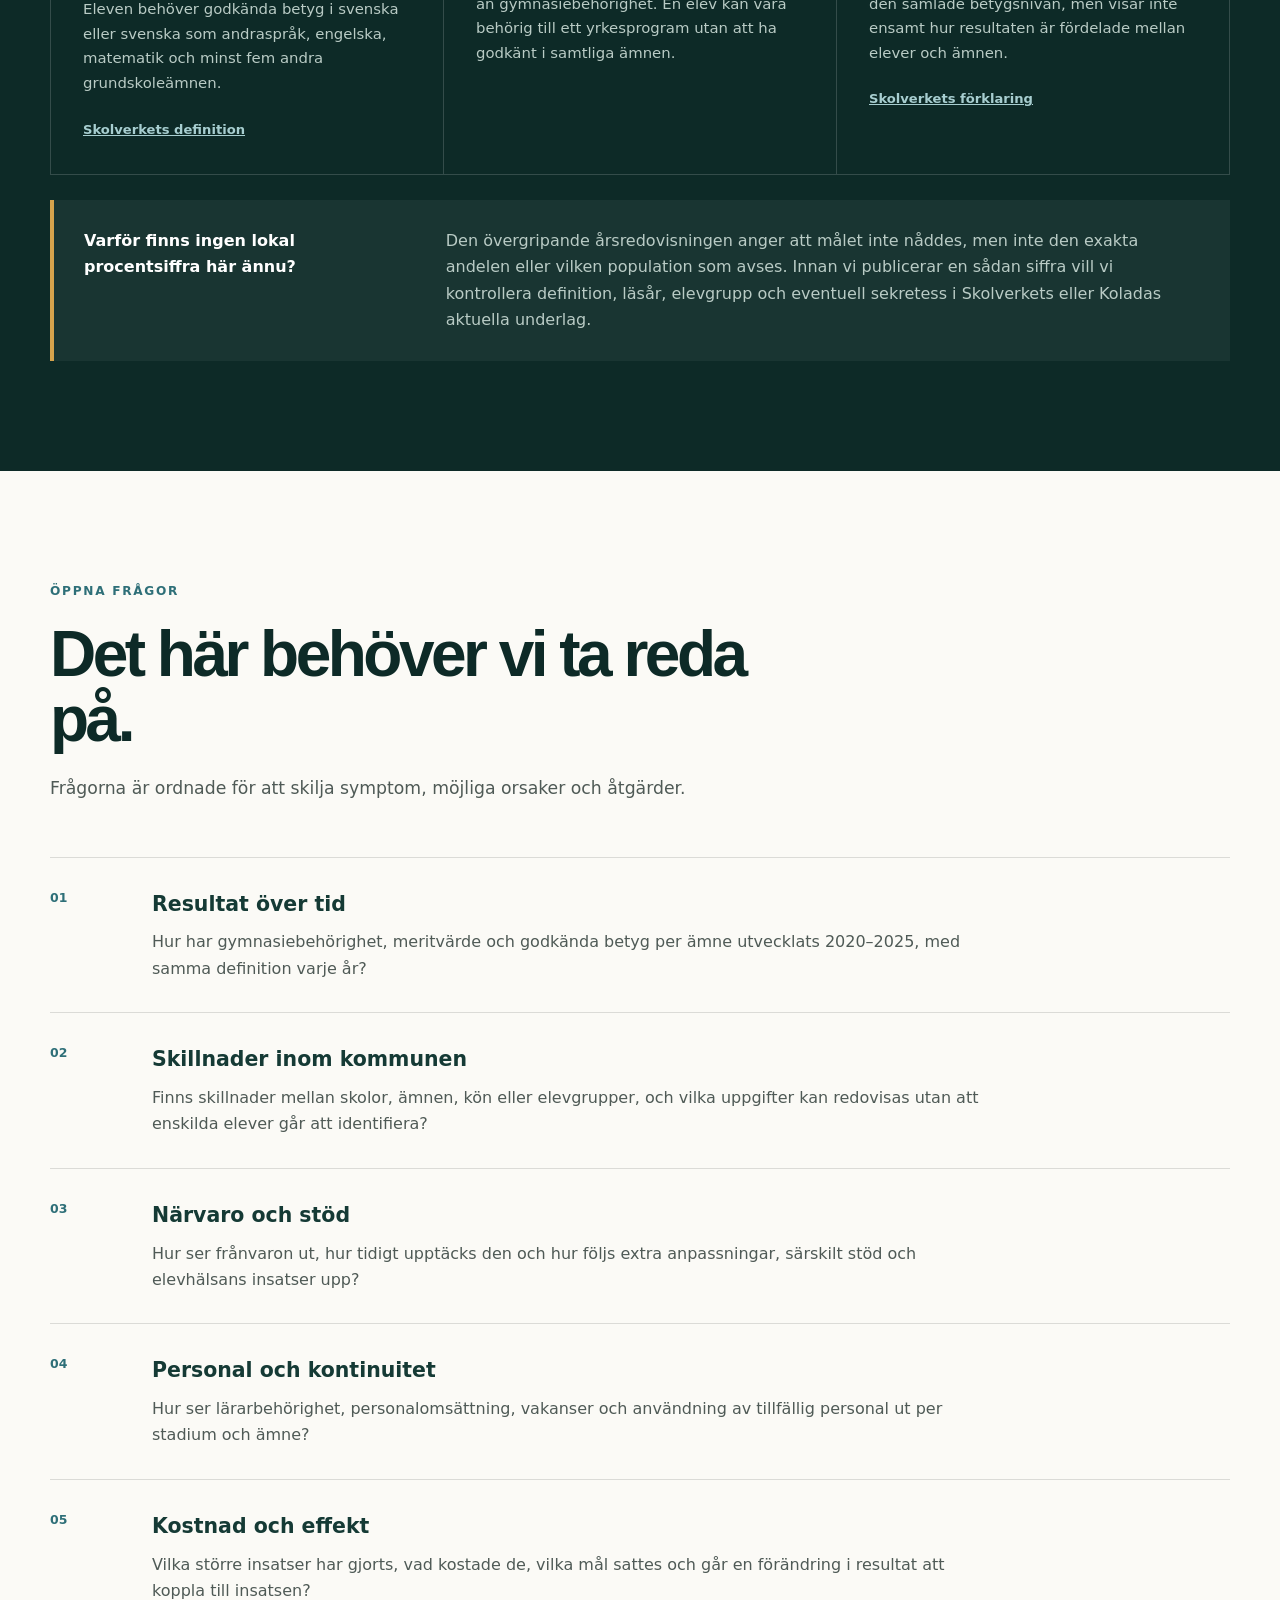
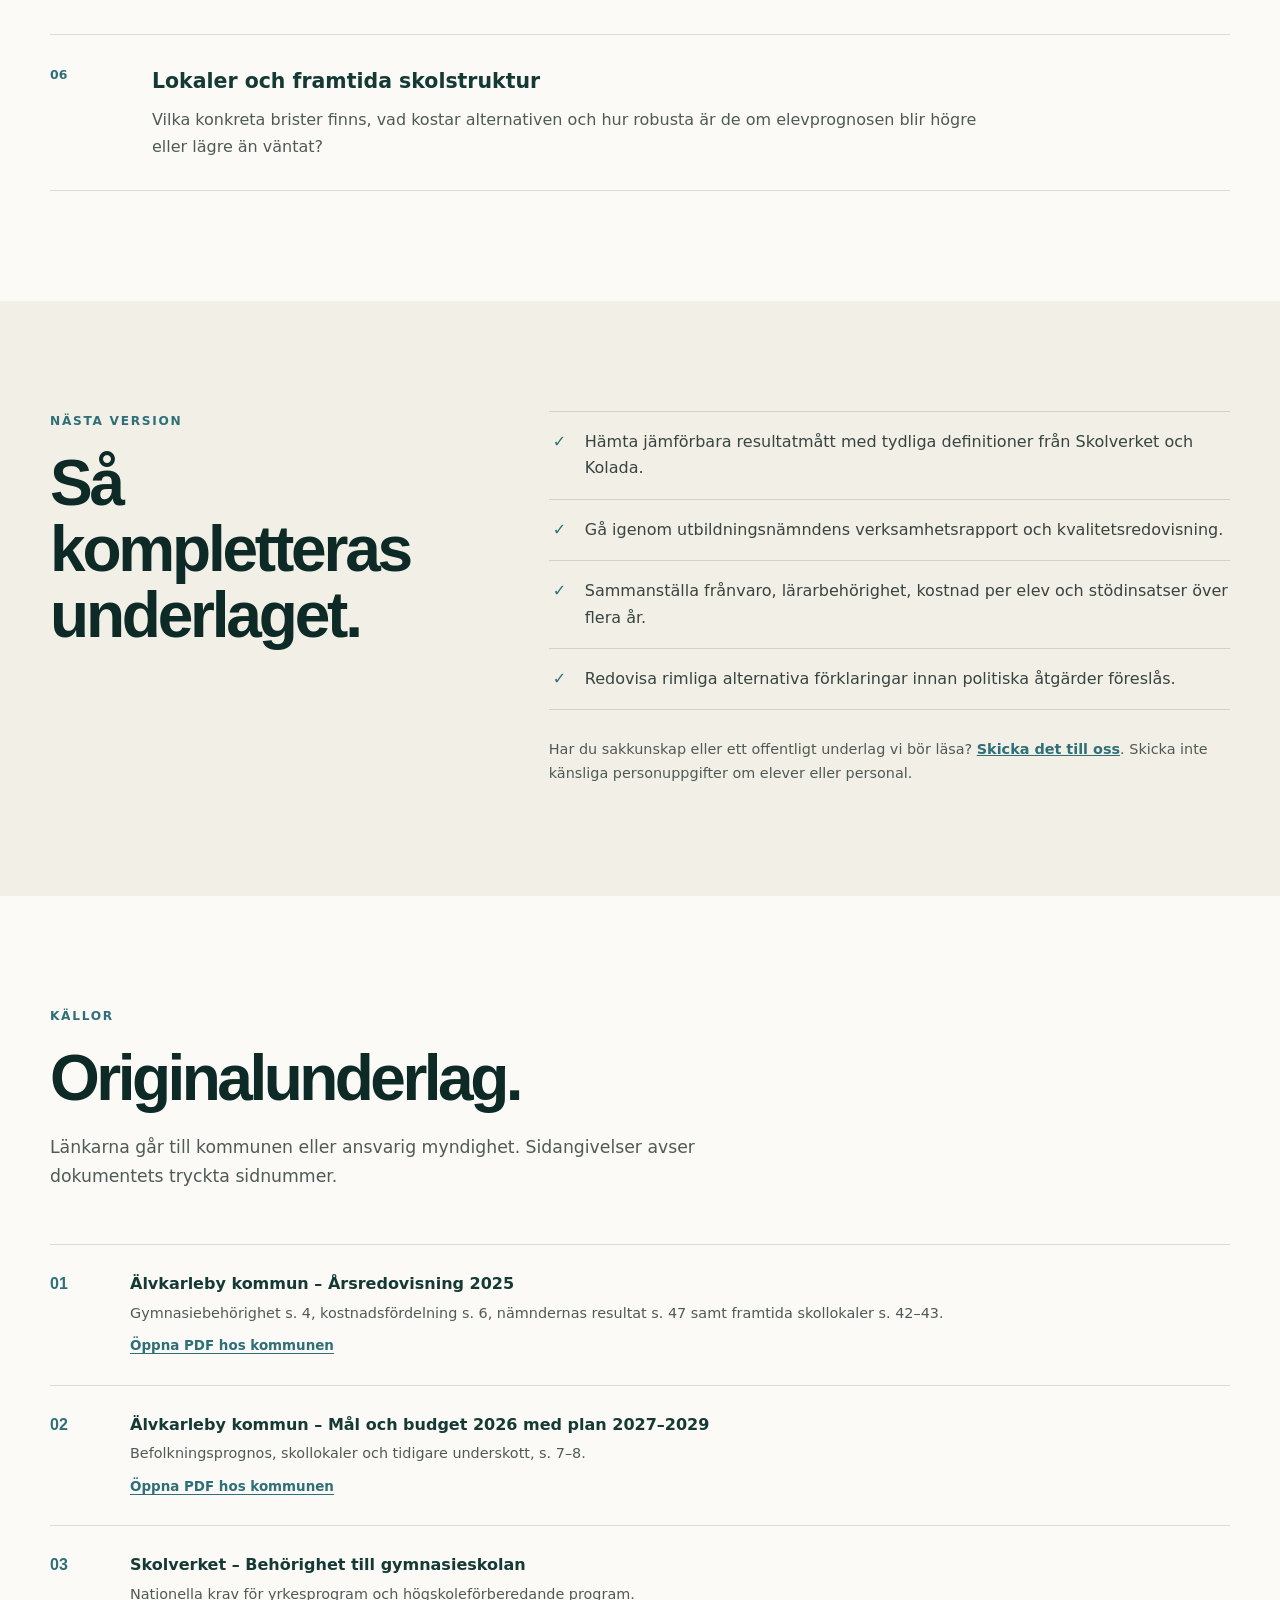
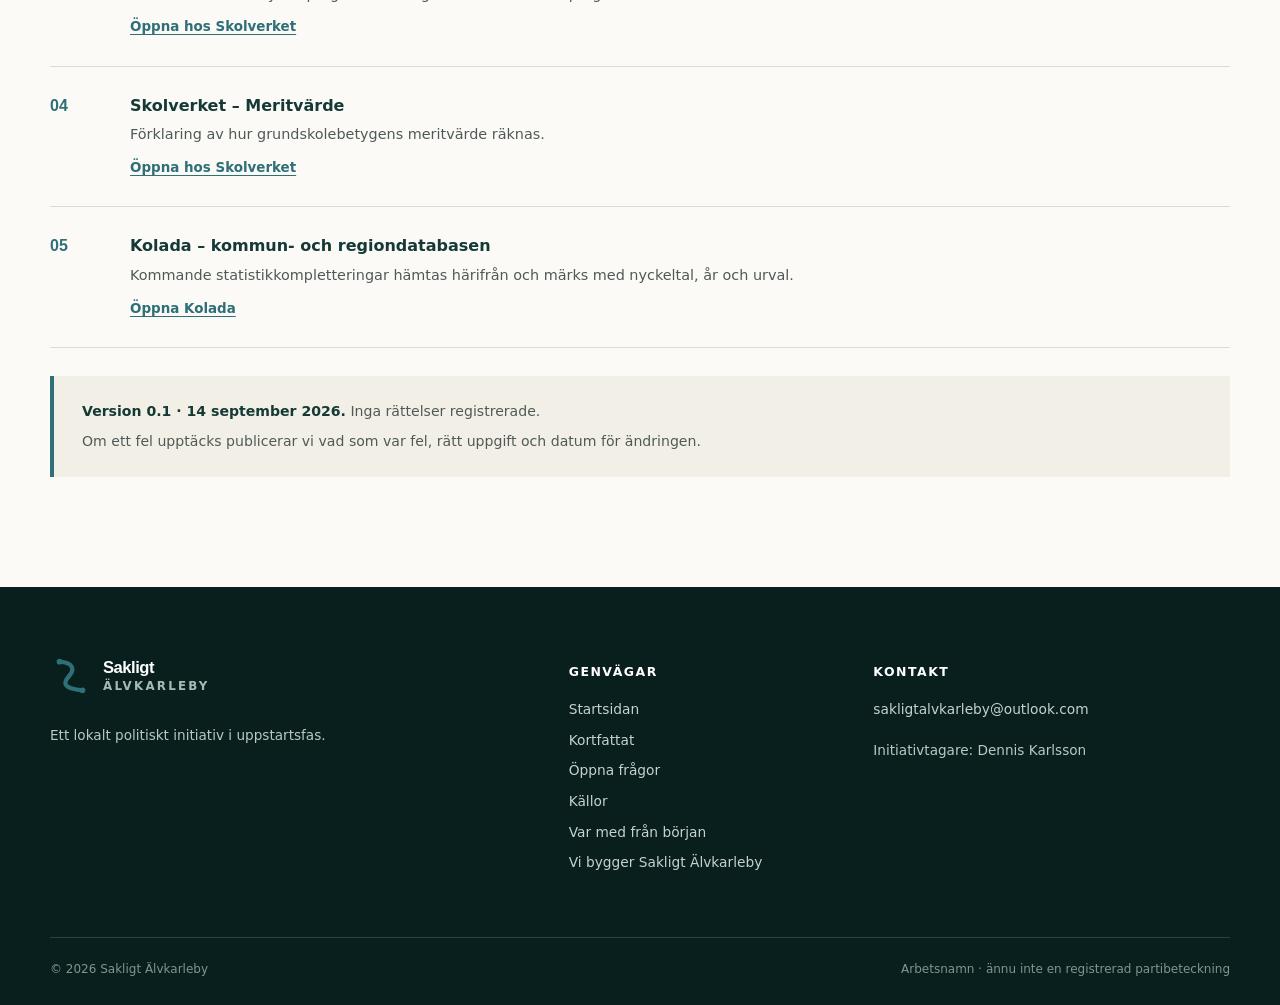
<file: skolan.html>
<!doctype html>
<html lang="sv">
<head>
  <meta charset="utf-8">
  <meta name="viewport" content="width=device-width, initial-scale=1">
  <meta name="description" content="En första faktagrund om skolan i Älvkarleby: resultat, ekonomi, demografi, osäkerheter och frågor som behöver undersökas.">
  <meta name="theme-color" content="#153a35">
  <meta property="og:title" content="Skolan i Älvkarleby – vad vet vi?">
  <meta property="og:description" content="Verifierade uppgifter, tydliga begränsningar och öppna frågor om skolan i Älvkarleby.">
  <meta property="og:type" content="article">
  <meta property="og:image" content="https://ghilea.github.io/sakligt-alvkarleby/assets/sakligt-alvkarleby-delning.png">
  <meta property="og:image:secure_url" content="https://ghilea.github.io/sakligt-alvkarleby/assets/sakligt-alvkarleby-delning.png">
  <meta property="og:image:type" content="image/png">
  <meta property="og:image:width" content="1733">
  <meta property="og:image:height" content="907">
  <meta property="og:image:alt" content="Sakligt Älvkarleby – Politik utan pajkastning.">
  <meta name="twitter:card" content="summary_large_image">
  <title>Skolan i Älvkarleby – Sakligt Älvkarleby</title>
  <link rel="icon" href="favicon.svg" type="image/svg+xml">
  <link rel="stylesheet" href="styles.css?v=20260914-4">
  <script src="script.js?v=20260914-3" defer></script>
</head>
<body class="subpage">
  <a class="skip-link" href="#main">Hoppa till innehållet</a>

  <header class="site-header scrolled" data-header>
    <div class="shell header-inner">
      <a class="brand" href="index.html" aria-label="Sakligt Älvkarleby, startsida">
        <span class="brand-mark" aria-hidden="true">
          <svg viewBox="0 0 44 44" role="img">
            <path d="M10 7c13 1 17 7 10 15S14 35 34 37" fill="none" stroke="currentColor" stroke-width="4.5" stroke-linecap="round"/>
            <circle cx="10" cy="7" r="3" fill="currentColor"/>
            <circle cx="34" cy="37" r="3" fill="currentColor"/>
          </svg>
        </span>
        <span><strong>Sakligt</strong><small>Älvkarleby</small></span>
      </a>

      <button class="menu-button" type="button" aria-expanded="false" aria-controls="main-nav" data-menu-button>
        <span class="sr-only">Öppna meny</span>
        <span></span><span></span><span></span>
      </button>

      <nav id="main-nav" class="main-nav" aria-label="Huvudmeny" data-nav>
        <a href="index.html#varfor">Varför</a>
        <a href="index.html#principer">Principer</a>
        <a href="index.html#fakta">Fakta</a>
        <a href="#fragor">Öppna frågor</a>
        <a class="nav-cta" href="intresse.html">Var med</a>
      </nav>
    </div>
  </header>

  <main id="main">
    <section class="research-hero">
      <div class="shell research-hero-inner">
        <a class="breadcrumb" href="index.html">← Till startsidan</a>
        <p class="eyebrow"><span></span> Faktaunderlag 0.1 · skola</p>
        <h1>Skolan i Älvkarleby<br><em>– vad vet vi?</em></h1>
        <p class="research-lead">
          Det här är en första gemensam faktagrund, inte ett färdigt politiskt förslag.
          Vi visar vad officiella dokument faktiskt säger, vad de inte säger och vilka
          frågor som behöver besvaras innan vi föreslår lösningar.
        </p>
        <div class="review-stamp">
          <strong>Senast faktagranskat</strong>
          <span>14 september 2026</span>
        </div>
      </div>
    </section>

    <section class="section section-paper" aria-labelledby="kortfattat">
      <div class="shell">
        <div class="section-heading">
          <p class="section-kicker">Kortfattat</p>
          <h2 id="kortfattat">Fyra uppgifter att börja med.</h2>
          <p>Varje uppgift har årtal och originalkälla. Prognoser redovisas som prognoser.</p>
        </div>

        <div class="evidence-grid">
          <article class="evidence-card evidence-primary">
            <p class="evidence-value">43%</p>
            <h3>av kommunens verksamhetskostnader</h3>
            <p>gick enligt årsredovisningen till skola under 2025.</p>
            <a href="#kalla-1">Årsredovisning 2025</a>
          </article>
          <article class="evidence-card">
            <p class="evidence-value evidence-words">Målet nåddes inte</p>
            <h3>Gymnasiebehörighet</h3>
            <p>Utbildningsnämnden nådde inte 2025 års mål om ökad gymnasiebehörighet i årskurs 9.</p>
            <a href="#kalla-1">Årsredovisning 2025</a>
          </article>
          <article class="evidence-card">
            <p class="evidence-value">+0,5 <small>mnkr</small></p>
            <h3>bättre än budget</h3>
            <p>Utbildningsnämndens nettoresultat 2025 var 304,8 miljoner kronor mot budgeterade 305,3 miljoner.</p>
            <a href="#kalla-1">Årsredovisning 2025</a>
          </article>
          <article class="evidence-card">
            <p class="evidence-value">−9%</p>
            <h3>barn och unga 1–15 år</h3>
            <p>Kommunens prognos anger en minskning på cirka 9 procent fram till 2033.</p>
            <a href="#kalla-2">Mål och budget 2026</a>
          </article>
        </div>
      </div>
    </section>

    <section class="section research-section" aria-labelledby="bilden">
      <div class="shell article-grid">
        <div class="article-main">
          <p class="section-kicker">Det dokumenten visar</p>
          <h2 id="bilden">Resultat, ekonomi och lokaler behöver läsas tillsammans.</h2>

          <div class="finding">
            <span>01</span>
            <div>
              <h3>Gymnasiebehörigheten är ett uttalat förbättringsområde</h3>
              <p>
                Kommunens årsredovisning slår fast att utbildningsnämnden inte nådde målet
                om ökad gymnasiebehörighet 2025. Kommunen beskriver frågan som prioriterad,
                men anger inte den exakta andelen i den övergripande årsredovisningen.
              </p>
            </div>
          </div>

          <div class="finding">
            <span>02</span>
            <div>
              <h3>Ekonomin förbättrades under året</h3>
              <p>
                Utbildningsnämnden redovisade 2025 ett nettoresultat som var cirka
                515&nbsp;000 kronor bättre än budget. Kommunen beskriver utbildningsförvaltningens
                budget som i balans efter tidigare års underskott och pågående åtgärdsarbete.
              </p>
            </div>
          </div>

          <div class="finding">
            <span>03</span>
            <div>
              <h3>Elevunderlaget väntas minska</h3>
              <p>
                Kommunens budgetunderlag prognostiserar att antalet barn och unga i åldern
                1–15 år minskar med omkring 9 procent fram till 2033. Det är en prognos,
                inte ett säkert utfall, men den påverkar planeringen av personal, skolplatser
                och lokaler.
              </p>
            </div>
          </div>

          <div class="finding">
            <span>04</span>
            <div>
              <h3>Skollokalerna utreds</h3>
              <p>
                Kommunen beskriver bristfälliga lokaler och en underhållsskuld. Under 2025
                pågick en förstudie om en ny skolstruktur i Skutskär, och ett mer detaljerat
                förslag om framtida förskole- och grundskolelokaler var under framtagande.
              </p>
            </div>
          </div>
        </div>

        <aside class="article-aside">
          <div class="principle-box">
            <p class="box-label">Viktig begränsning</p>
            <h2>Ett missat mål förklarar inte orsaken.</h2>
            <p>
              Uppgiften visar att målet inte nåddes. Den visar inte ensam varför,
              vilka elevgrupper som påverkats eller vilka insatser som fungerat.
              Sådana slutsatser kräver mer underlag.
            </p>
          </div>

          <div class="scope-box">
            <h2>Ord som måste preciseras</h2>
            <ul>
              <li><strong>Hemkommun:</strong> elever folkbokförda i Älvkarleby, även om de går i en annan kommun.</li>
              <li><strong>Lägeskommun:</strong> elever som går i en skola i Älvkarleby, oavsett folkbokföring.</li>
              <li><strong>Kommunal regi:</strong> elever i skolor som kommunen själv driver.</li>
            </ul>
            <p>Vi ska alltid ange vilken grupp en procentsiffra avser.</p>
          </div>
        </aside>
      </div>
    </section>

    <section class="section section-dark definitions" aria-labelledby="begrepp">
      <div class="shell">
        <div class="section-heading light">
          <p class="section-kicker">Begreppen</p>
          <h2 id="begrepp">Vad betyder måtten?</h2>
          <p>Olika mått svarar på olika frågor och får inte blandas ihop.</p>
        </div>

        <div class="definition-grid">
          <article>
            <h3>Gymnasiebehörighet till yrkesprogram</h3>
            <p>
              Eleven behöver godkända betyg i svenska eller svenska som andraspråk,
              engelska, matematik och minst fem andra grundskoleämnen.
            </p>
            <a href="#kalla-3">Skolverkets definition</a>
          </article>
          <article>
            <h3>Godkänt i alla ämnen</h3>
            <p>
              Detta är ett strängare och annorlunda mått än gymnasiebehörighet.
              En elev kan vara behörig till ett yrkesprogram utan att ha godkänt i samtliga ämnen.
            </p>
          </article>
          <article>
            <h3>Meritvärde</h3>
            <p>
              Betygsvärdena summeras. Måttet beskriver den samlade betygsnivån,
              men visar inte ensamt hur resultaten är fördelade mellan elever och ämnen.
            </p>
            <a href="#kalla-4">Skolverkets förklaring</a>
          </article>
        </div>

        <div class="honesty-note">
          <strong>Varför finns ingen lokal procentsiffra här ännu?</strong>
          <p>
            Den övergripande årsredovisningen anger att målet inte nåddes, men inte den
            exakta andelen eller vilken population som avses. Innan vi publicerar en sådan
            siffra vill vi kontrollera definition, läsår, elevgrupp och eventuell sekretess
            i Skolverkets eller Koladas aktuella underlag.
          </p>
        </div>
      </div>
    </section>

    <section class="section questions-research" id="fragor" aria-labelledby="oppna-fragor">
      <div class="shell">
        <div class="section-heading">
          <p class="section-kicker">Öppna frågor</p>
          <h2 id="oppna-fragor">Det här behöver vi ta reda på.</h2>
          <p>Frågorna är ordnade för att skilja symptom, möjliga orsaker och åtgärder.</p>
        </div>

        <ol class="research-questions">
          <li>
            <span>01</span>
            <div><h3>Resultat över tid</h3><p>Hur har gymnasiebehörighet, meritvärde och godkända betyg per ämne utvecklats 2020–2025, med samma definition varje år?</p></div>
          </li>
          <li>
            <span>02</span>
            <div><h3>Skillnader inom kommunen</h3><p>Finns skillnader mellan skolor, ämnen, kön eller elevgrupper, och vilka uppgifter kan redovisas utan att enskilda elever går att identifiera?</p></div>
          </li>
          <li>
            <span>03</span>
            <div><h3>Närvaro och stöd</h3><p>Hur ser frånvaron ut, hur tidigt upptäcks den och hur följs extra anpassningar, särskilt stöd och elevhälsans insatser upp?</p></div>
          </li>
          <li>
            <span>04</span>
            <div><h3>Personal och kontinuitet</h3><p>Hur ser lärarbehörighet, personalomsättning, vakanser och användning av tillfällig personal ut per stadium och ämne?</p></div>
          </li>
          <li>
            <span>05</span>
            <div><h3>Kostnad och effekt</h3><p>Vilka större insatser har gjorts, vad kostade de, vilka mål sattes och går en förändring i resultat att koppla till insatsen?</p></div>
          </li>
          <li>
            <span>06</span>
            <div><h3>Lokaler och framtida skolstruktur</h3><p>Vilka konkreta brister finns, vad kostar alternativen och hur robusta är de om elevprognosen blir högre eller lägre än väntat?</p></div>
          </li>
        </ol>
      </div>
    </section>

    <section class="section section-paper next-data" aria-labelledby="nasta">
      <div class="shell next-data-grid">
        <div>
          <p class="section-kicker">Nästa version</p>
          <h2 id="nasta">Så kompletteras underlaget.</h2>
        </div>
        <div>
          <ul class="check-list">
            <li>Hämta jämförbara resultatmått med tydliga definitioner från Skolverket och Kolada.</li>
            <li>Gå igenom utbildningsnämndens verksamhetsrapport och kvalitetsredovisning.</li>
            <li>Sammanställa frånvaro, lärarbehörighet, kostnad per elev och stödinsatser över flera år.</li>
            <li>Redovisa rimliga alternativa förklaringar innan politiska åtgärder föreslås.</li>
          </ul>
          <p class="update-invite">
            Har du sakkunskap eller ett offentligt underlag vi bör läsa?
            <a href="mailto:sakligtalvkarleby@outlook.com?subject=Underlag%20om%20skolan%20i%20%C3%84lvkarleby">Skicka det till oss</a>.
            Skicka inte känsliga personuppgifter om elever eller personal.
          </p>
        </div>
      </div>
    </section>

    <section class="section sources-section" aria-labelledby="kallor">
      <div class="shell">
        <div class="section-heading">
          <p class="section-kicker">Källor</p>
          <h2 id="kallor">Originalunderlag.</h2>
          <p>Länkarna går till kommunen eller ansvarig myndighet. Sidangivelser avser dokumentets tryckta sidnummer.</p>
        </div>

        <ol class="source-list">
          <li id="kalla-1">
            <span>01</span>
            <div>
              <h3>Älvkarleby kommun – Årsredovisning 2025</h3>
              <p>Gymnasiebehörighet s. 4, kostnadsfördelning s. 6, nämndernas resultat s. 47 samt framtida skollokaler s. 42–43.</p>
              <a href="https://www.alvkarleby.se/download/18.3c70674519e635f75181ef31/1781100149010/%C3%85rsredovisning%202025%20%C3%84lvkarleby%20kommun%20(1).pdf">Öppna PDF hos kommunen</a>
            </div>
          </li>
          <li id="kalla-2">
            <span>02</span>
            <div>
              <h3>Älvkarleby kommun – Mål och budget 2026 med plan 2027–2029</h3>
              <p>Befolkningsprognos, skollokaler och tidigare underskott, s. 7–8.</p>
              <a href="https://www.alvkarleby.se/download/18.3039a60a199371e7e4b1eeb/1757689611729/Mal%20och%20budget%202026%20med%20plan%202027-2029%20Alvkarleby%20kommun_beslutad.pdf">Öppna PDF hos kommunen</a>
            </div>
          </li>
          <li id="kalla-3">
            <span>03</span>
            <div>
              <h3>Skolverket – Behörighet till gymnasieskolan</h3>
              <p>Nationella krav för yrkesprogram och högskoleförberedande program.</p>
              <a href="https://utbildningsguiden.skolverket.se/gymnasieskolan/ansokan-behorighet-och-meritvarde/vad-kravs-for-att-komma-in-pa-gymnasiet">Öppna hos Skolverket</a>
            </div>
          </li>
          <li id="kalla-4">
            <span>04</span>
            <div>
              <h3>Skolverket – Meritvärde</h3>
              <p>Förklaring av hur grundskolebetygens meritvärde räknas.</p>
              <a href="https://utbildningsguiden.skolverket.se/gymnasieskolan/ansokan-behorighet-och-meritvarde">Öppna hos Skolverket</a>
            </div>
          </li>
          <li>
            <span>05</span>
            <div>
              <h3>Kolada – kommun- och regiondatabasen</h3>
              <p>Kommande statistikkompletteringar hämtas härifrån och märks med nyckeltal, år och urval.</p>
              <a href="https://www.kolada.se/">Öppna Kolada</a>
            </div>
          </li>
        </ol>

        <div class="version-box">
          <p><strong>Version 0.1 · 14 september 2026.</strong> Inga rättelser registrerade.</p>
          <p>Om ett fel upptäcks publicerar vi vad som var fel, rätt uppgift och datum för ändringen.</p>
        </div>
      </div>
    </section>
  </main>

  <footer class="site-footer">
    <div class="shell footer-grid">
      <div>
        <a class="brand brand-footer" href="index.html">
          <span class="brand-mark" aria-hidden="true">
            <svg viewBox="0 0 44 44"><path d="M10 7c13 1 17 7 10 15S14 35 34 37" fill="none" stroke="currentColor" stroke-width="4.5" stroke-linecap="round"/><circle cx="10" cy="7" r="3" fill="currentColor"/><circle cx="34" cy="37" r="3" fill="currentColor"/></svg>
          </span>
          <span><strong>Sakligt</strong><small>Älvkarleby</small></span>
        </a>
        <p>Ett lokalt politiskt initiativ i uppstartsfas.</p>
      </div>
      <div>
        <h2>Genvägar</h2>
        <a href="index.html">Startsidan</a>
        <a href="#kortfattat">Kortfattat</a>
        <a href="#fragor">Öppna frågor</a>
        <a href="#kallor">Källor</a>
        <a href="intresse.html">Var med från början</a>
        <a href="aktuellt.html">Vi bygger Sakligt Älvkarleby</a>
      </div>
      <div>
        <h2>Kontakt</h2>
        <a href="mailto:sakligtalvkarleby@outlook.com">sakligtalvkarleby@outlook.com</a>
        <p>Initiativtagare: Dennis Karlsson</p>
      </div>
    </div>
    <div class="shell footer-bottom">
      <p>© <span data-year>2026</span> Sakligt Älvkarleby</p>
      <p>Arbetsnamn · ännu inte en registrerad partibeteckning</p>
    </div>
  </footer>
</body>
</html>
</file>
<file: styles.css>
:root {
  --ink: #18201e;
  --ink-soft: #4f5a56;
  --forest: #153a35;
  --forest-deep: #0d2a27;
  --river: #2e6f78;
  --river-light: #a7ced0;
  --paper: #f2efe7;
  --cream: #fbfaf6;
  --white: #ffffff;
  --gold: #d5a34c;
  --line: rgba(24, 32, 30, 0.14);
  --line-light: rgba(255, 255, 255, 0.16);
  --shadow: 0 24px 70px rgba(12, 42, 39, 0.10);
  --radius: 22px;
  --shell: 1180px;
}

* { box-sizing: border-box; }
html { scroll-behavior: smooth; scroll-padding-top: 90px; }
body {
  margin: 0;
  color: var(--ink);
  background: var(--cream);
  font-family: system-ui, -apple-system, BlinkMacSystemFont, "Segoe UI", sans-serif;
  line-height: 1.65;
  -webkit-font-smoothing: antialiased;
}
body.menu-open { overflow: hidden; }
a { color: inherit; }
img, svg { display: block; max-width: 100%; }
button, input, textarea { font: inherit; }
::selection { background: var(--river-light); color: var(--forest-deep); }

.skip-link {
  position: fixed;
  top: 8px;
  left: 8px;
  z-index: 1000;
  padding: 10px 16px;
  background: var(--white);
  color: var(--forest);
  border-radius: 8px;
  transform: translateY(-150%);
}
.skip-link:focus { transform: translateY(0); }

.sr-only {
  position: absolute;
  width: 1px;
  height: 1px;
  padding: 0;
  margin: -1px;
  overflow: hidden;
  clip: rect(0, 0, 0, 0);
  white-space: nowrap;
  border: 0;
}

.shell {
  width: min(calc(100% - 40px), var(--shell));
  margin-inline: auto;
}

.site-header {
  position: fixed;
  inset: 0 0 auto;
  z-index: 100;
  transition: background .25s ease, box-shadow .25s ease;
}
.site-header.scrolled {
  background: rgba(251, 250, 246, .94);
  box-shadow: 0 1px 0 var(--line);
  backdrop-filter: blur(16px);
}
.header-inner {
  min-height: 82px;
  display: flex;
  align-items: center;
  justify-content: space-between;
}
.brand {
  display: inline-flex;
  align-items: center;
  gap: 11px;
  color: var(--forest);
  text-decoration: none;
}
.brand-mark {
  width: 42px;
  height: 42px;
  display: grid;
  place-items: center;
  color: var(--river);
}
.brand-mark svg { width: 100%; }
.brand strong,
.brand small {
  display: block;
  line-height: 1;
}
.brand strong {
  font-family: "Arial", "Helvetica Neue", sans-serif;
  font-size: 1.04rem;
  letter-spacing: -.03em;
}
.brand small {
  margin-top: 4px;
  color: var(--ink-soft);
  font-size: .74rem;
  font-weight: 700;
  letter-spacing: .19em;
  text-transform: uppercase;
}
.main-nav {
  display: flex;
  align-items: center;
  gap: 30px;
}
.main-nav a {
  color: var(--forest);
  font-size: .92rem;
  font-weight: 700;
  text-decoration: none;
}
.main-nav a:not(.nav-cta):hover { color: var(--river); }
.main-nav .nav-cta {
  padding: 11px 19px;
  color: var(--white);
  background: var(--forest);
  border-radius: 999px;
}
.menu-button {
  display: none;
  width: 46px;
  height: 46px;
  padding: 11px;
  border: 0;
  border-radius: 50%;
  background: var(--forest);
}
.menu-button span:not(.sr-only) {
  display: block;
  height: 2px;
  margin: 4px 0;
  background: white;
  transition: transform .2s ease, opacity .2s ease;
}

.hero {
  position: relative;
  min-height: 780px;
  padding: 150px 0 92px;
  overflow: hidden;
  background:
    radial-gradient(circle at 78% 20%, rgba(167, 206, 208, .27), transparent 29%),
    linear-gradient(135deg, #f8f5ed 0%, #f1efe7 48%, #e6eeeb 100%);
}
.hero::before {
  content: "";
  position: absolute;
  inset: 0;
  opacity: .28;
  background-image: radial-gradient(rgba(21, 58, 53, .25) .7px, transparent .7px);
  background-size: 19px 19px;
  mask-image: linear-gradient(to right, transparent, black 55%);
}
.hero-grid {
  position: relative;
  z-index: 2;
  display: grid;
  grid-template-columns: minmax(0, 1.25fr) minmax(320px, .75fr);
  align-items: center;
  gap: 80px;
}
.eyebrow,
.section-kicker {
  margin: 0 0 20px;
  color: var(--river);
  font-size: .76rem;
  font-weight: 800;
  letter-spacing: .14em;
  text-transform: uppercase;
}
.eyebrow { display: flex; align-items: center; gap: 10px; }
.eyebrow span {
  width: 28px;
  height: 2px;
  background: var(--gold);
}
.hero h1,
.section h2 {
  margin: 0;
  font-family: "Arial", "Helvetica Neue", sans-serif;
  letter-spacing: -.055em;
  line-height: 1.02;
}
.hero h1 {
  max-width: 760px;
  color: var(--forest-deep);
  font-size: clamp(3.9rem, 8vw, 7.35rem);
}
.hero h1 em {
  color: var(--river);
  font-style: italic;
}
.hero-lead {
  max-width: 660px;
  margin: 30px 0 0;
  color: #344541;
  font-size: clamp(1.1rem, 2vw, 1.35rem);
}
.hero-actions {
  display: flex;
  flex-wrap: wrap;
  gap: 12px;
  margin-top: 34px;
}
.button {
  display: inline-flex;
  min-height: 50px;
  align-items: center;
  justify-content: center;
  padding: 12px 22px;
  border: 1px solid transparent;
  border-radius: 999px;
  font-weight: 800;
  text-align: center;
  text-decoration: none;
  transition: transform .2s ease, box-shadow .2s ease, background .2s ease;
}
.button:hover { transform: translateY(-2px); }
.button-primary {
  color: var(--white);
  background: var(--forest);
  box-shadow: 0 12px 30px rgba(21, 58, 53, .18);
}
.button-primary:hover { background: var(--forest-deep); }
.button-ghost {
  color: var(--forest);
  border-color: rgba(21, 58, 53, .25);
  background: rgba(255, 255, 255, .45);
}
.hero-note {
  margin: 19px 0 0;
  color: var(--ink-soft);
  font-size: .88rem;
}
.hero-statement {
  position: relative;
  padding: 38px;
  color: var(--white);
  background: var(--forest);
  border-radius: 5px 50px 5px 50px;
  box-shadow: var(--shadow);
}
.hero-statement::before {
  content: "“";
  position: absolute;
  top: -32px;
  right: 25px;
  color: var(--gold);
  font-family: Georgia, serif;
  font-size: 8rem;
  line-height: 1;
  opacity: .9;
}
.statement-label {
  margin: 0 0 20px;
  color: var(--river-light);
  font-size: .72rem;
  font-weight: 800;
  letter-spacing: .15em;
  text-transform: uppercase;
}
.hero-statement blockquote {
  margin: 0;
  font-family: "Arial", "Helvetica Neue", sans-serif;
  font-size: clamp(1.35rem, 2.4vw, 2rem);
  font-weight: 700;
  line-height: 1.35;
}
.statement-footer {
  display: flex;
  align-items: center;
  gap: 15px;
  margin-top: 30px;
  padding-top: 20px;
  border-top: 1px solid var(--line-light);
  color: #d7e4df;
  font-size: .8rem;
  font-weight: 700;
  letter-spacing: .06em;
  text-transform: uppercase;
}
.statement-footer svg { width: 66px; color: var(--gold); }
.river-lines {
  position: absolute;
  right: -5%;
  bottom: 3%;
  width: 56%;
  height: 40%;
  opacity: .18;
  transform: rotate(-9deg);
}
.river-lines span {
  position: absolute;
  right: 0;
  width: 100%;
  height: 90px;
  border: 2px solid var(--river);
  border-color: var(--river) transparent transparent;
  border-radius: 50%;
}
.river-lines span:nth-child(2) { top: 55px; right: 8%; }
.river-lines span:nth-child(3) { top: 110px; right: 16%; }

.section { padding: 110px 0; }
.section h2 {
  color: var(--forest-deep);
  font-size: clamp(2.35rem, 5vw, 4.4rem);
}
.section-heading {
  max-width: 790px;
  margin-bottom: 54px;
}
.section-heading > p:last-child {
  max-width: 650px;
  margin: 22px 0 0;
  color: var(--ink-soft);
  font-size: 1.08rem;
}
.split {
  display: grid;
  grid-template-columns: .82fr 1.18fr;
  gap: 100px;
}
.prose p {
  margin: 0 0 19px;
  color: #384440;
  font-size: 1.06rem;
}
.prose p:last-child { margin-bottom: 0; }
.prose strong { color: var(--forest); }
.intro-prose { padding-top: 5px; }

.section-dark {
  color: var(--white);
  background: var(--forest-deep);
}
.section-dark h2,
.section-heading.light h2 { color: var(--white); }
.section-dark .section-kicker { color: var(--river-light); }
.section-heading.light > p:last-child { color: #c4d2cd; }
.process {
  display: grid;
  grid-template-columns: repeat(7, 1fr);
  gap: 0;
  margin: 50px 0 0;
  padding: 0;
  list-style: none;
  border-top: 1px solid var(--line-light);
}
.process li {
  position: relative;
  min-height: 225px;
  padding: 30px 20px 20px 0;
  border-right: 1px solid var(--line-light);
}
.process li:not(:first-child) { padding-left: 20px; }
.process li:last-child { border-right: 0; }
.process span {
  display: block;
  margin-bottom: 34px;
  color: var(--gold);
  font-family: "Arial", "Helvetica Neue", sans-serif;
  font-size: .76rem;
  font-weight: 800;
}
.process strong {
  display: block;
  font-size: 1rem;
}
.process p {
  margin: 9px 0 0;
  color: #aebfba;
  font-size: .86rem;
  line-height: 1.5;
}

.principle-grid {
  display: grid;
  grid-template-columns: repeat(2, 1fr);
  border-top: 1px solid var(--line);
  border-left: 1px solid var(--line);
}
.principle-grid article {
  position: relative;
  min-height: 190px;
  padding: 32px 36px 30px 78px;
  border-right: 1px solid var(--line);
  border-bottom: 1px solid var(--line);
}
.principle-grid span {
  position: absolute;
  top: 36px;
  left: 28px;
  color: var(--river);
  font-family: "Arial", "Helvetica Neue", sans-serif;
  font-size: .78rem;
  font-weight: 800;
}
.principle-grid h3 {
  margin: 0 0 10px;
  color: var(--forest);
  font-family: "Arial", "Helvetica Neue", sans-serif;
  font-size: 1.14rem;
  letter-spacing: -.02em;
}
.principle-grid p { margin: 0; color: var(--ink-soft); }

.section-paper { background: var(--paper); }
.fact-grid {
  display: grid;
  grid-template-columns: repeat(4, 1fr);
  gap: 14px;
}
.fact-card {
  min-height: 245px;
  padding: 28px;
  background: rgba(255, 255, 255, .72);
  border: 1px solid rgba(21, 58, 53, .09);
  border-radius: 4px 24px 4px 24px;
}
.fact-card.fact-large { background: var(--forest); color: var(--white); }
.fact-value {
  margin: 0;
  color: var(--river);
  font-family: "Arial", "Helvetica Neue", sans-serif;
  font-size: clamp(2.35rem, 4vw, 3.5rem);
  font-weight: 800;
  letter-spacing: -.06em;
  line-height: 1;
}
.fact-large .fact-value { color: var(--river-light); }
.fact-value small { font-size: .38em; letter-spacing: -.02em; }
.fact-card h3 {
  margin: 14px 0 10px;
  color: var(--forest);
  font-size: .95rem;
  text-transform: uppercase;
  letter-spacing: .06em;
}
.fact-large h3 { color: var(--white); }
.fact-card > p:not(.fact-value) {
  margin: 0 0 18px;
  color: var(--ink-soft);
  font-size: .9rem;
}
.fact-large > p:not(.fact-value) { color: #c9d8d3; }
.fact-card a {
  color: var(--river);
  font-size: .78rem;
  font-weight: 800;
  text-underline-offset: 3px;
}
.fact-large a { color: var(--river-light); }
.fact-note {
  display: grid;
  grid-template-columns: .35fr 1fr;
  gap: 45px;
  margin-top: 24px;
  padding: 26px 30px;
  border-left: 4px solid var(--gold);
  background: rgba(255, 255, 255, .46);
}
.fact-note strong { color: var(--forest); }
.fact-note p { margin: 0; color: var(--ink-soft); }

.question-list { border-top: 1px solid var(--line); }
.question-list article {
  display: grid;
  grid-template-columns: 100px 1fr;
  gap: 24px;
  padding: 35px 0;
  border-bottom: 1px solid var(--line);
}
.question-number {
  color: var(--river);
  font-family: "Arial", "Helvetica Neue", sans-serif;
  font-size: .82rem;
  font-weight: 800;
}
.status {
  display: flex;
  align-items: center;
  gap: 8px;
  margin: 0 0 8px;
  color: #337164;
  font-size: .72rem;
  font-weight: 800;
  letter-spacing: .08em;
  text-transform: uppercase;
}
.status span {
  width: 7px;
  height: 7px;
  background: #438d7c;
  border-radius: 50%;
  box-shadow: 0 0 0 5px rgba(67, 141, 124, .12);
}
.status-next { color: #8a6a2d; }
.status-next span { background: var(--gold); box-shadow: 0 0 0 5px rgba(213, 163, 76, .14); }
.question-list h3 {
  margin: 0 0 10px;
  color: var(--forest);
  font-family: "Arial", "Helvetica Neue", sans-serif;
  font-size: 1.55rem;
  letter-spacing: -.035em;
}
.question-list p:last-child {
  max-width: 800px;
  margin: 0;
  color: var(--ink-soft);
}

.corrections { padding-top: 0; }
.correction-card {
  display: grid;
  grid-template-columns: .75fr 1.25fr;
  gap: 80px;
  padding: 58px 64px;
  color: var(--white);
  background: var(--river);
  border-radius: 5px 55px 5px 55px;
}
.correction-card h2 { color: var(--white); font-size: clamp(2.1rem, 4vw, 3.3rem); }
.correction-card .section-kicker { color: #d8eeee; }
.correction-card .prose p { color: #e7f1ef; }
.correction-card .prose .muted { color: #bdd6d5; font-size: .92rem; }

.founder-grid {
  display: grid;
  grid-template-columns: 260px 1fr;
  gap: 75px;
  align-items: start;
}
.founder-monogram {
  aspect-ratio: 1;
  display: grid;
  place-items: center;
  color: var(--white);
  background:
    linear-gradient(145deg, rgba(255,255,255,.08), transparent),
    var(--forest);
  border-radius: 6px 60px 6px 60px;
  font-family: "Arial", "Helvetica Neue", sans-serif;
  font-size: 4rem;
  font-weight: 800;
  letter-spacing: -.08em;
  box-shadow: var(--shadow);
}
.founder .prose { max-width: 740px; margin-top: 28px; }

.join-grid {
  display: grid;
  grid-template-columns: 1.1fr .9fr;
  gap: 85px;
  align-items: center;
}
.join h2 { color: var(--white); }
.join-lead {
  max-width: 650px;
  color: #cbd9d4;
  font-size: 1.12rem;
}
.join-card {
  padding: 38px;
  color: var(--ink);
  background: var(--cream);
  border-radius: 5px 42px 5px 42px;
}
.join-card h3 {
  margin: 0 0 16px;
  color: var(--forest);
  font-family: "Arial", "Helvetica Neue", sans-serif;
  font-size: 1.35rem;
}
.join-card ul { margin: 0 0 26px; padding-left: 20px; color: var(--ink-soft); }
.join-card li { margin: 7px 0; }
.button-light { width: 100%; color: var(--white); background: var(--river); }
.email-link {
  display: block;
  margin-top: 16px;
  color: var(--forest);
  font-size: .88rem;
  font-weight: 700;
  text-align: center;
}
.privacy-note {
  margin: 22px 0 0;
  padding-top: 18px;
  color: #6d7773;
  border-top: 1px solid var(--line);
  font-size: .76rem;
}

.source-list { margin: 0; padding: 0; list-style: none; border-top: 1px solid var(--line); }
.source-list li {
  display: grid;
  grid-template-columns: 60px 1fr;
  gap: 20px;
  padding: 26px 0;
  border-bottom: 1px solid var(--line);
}
.source-list li > span {
  color: var(--river);
  font-family: "Arial", "Helvetica Neue", sans-serif;
  font-weight: 800;
}
.source-list h3 { margin: 0 0 4px; color: var(--forest); font-size: 1rem; }
.source-list p { margin: 0 0 7px; color: var(--ink-soft); font-size: .9rem; }
.source-list a {
  color: var(--river);
  font-size: .84rem;
  font-weight: 800;
  text-underline-offset: 3px;
}
.updated { margin: 25px 0 0; color: #6b7571; font-size: .8rem; }

.site-footer {
  padding: 68px 0 25px;
  color: #b9c9c4;
  background: #091f1d;
}
.footer-grid {
  display: grid;
  grid-template-columns: 1.3fr .7fr 1fr;
  gap: 55px;
}
.brand-footer { color: var(--white); }
.brand-footer small { color: #a6bbb5; }
.footer-grid h2 {
  margin: 7px 0 15px;
  color: var(--white);
  font-size: .78rem;
  letter-spacing: .12em;
  text-transform: uppercase;
}
.footer-grid p { max-width: 350px; margin: 18px 0 0; font-size: .85rem; }
.footer-grid a:not(.brand) {
  display: block;
  margin: 8px 0;
  color: #c5d2ce;
  font-size: .86rem;
  text-decoration: none;
}
.footer-grid a:hover { color: var(--white); }
.footer-bottom {
  display: flex;
  justify-content: space-between;
  gap: 30px;
  margin-top: 55px;
  padding-top: 22px;
  border-top: 1px solid var(--line-light);
  color: #7f9590;
  font-size: .75rem;
}
.footer-bottom p { margin: 0; }

@media (max-width: 1000px) {
  .hero { min-height: auto; }
  .hero-grid { grid-template-columns: 1fr; gap: 55px; }
  .hero-copy { max-width: 800px; }
  .hero-statement { max-width: 590px; margin-left: auto; }
  .split { grid-template-columns: 1fr; gap: 35px; }
  .process { grid-template-columns: repeat(4, 1fr); }
  .process li:nth-child(4) { border-right: 0; }
  .process li:nth-child(n+5) { border-top: 1px solid var(--line-light); }
  .fact-grid { grid-template-columns: repeat(2, 1fr); }
  .join-grid { gap: 45px; }
}

@media (max-width: 760px) {
  .shell { width: min(calc(100% - 28px), var(--shell)); }
  .section { padding: 78px 0; }
  .site-header { background: rgba(251, 250, 246, .94); backdrop-filter: blur(14px); }
  .header-inner { min-height: 68px; }
  .brand-mark { width: 36px; height: 36px; }
  .menu-button { display: block; }
  .menu-button[aria-expanded="true"] span:nth-child(2) { transform: translateY(6px) rotate(45deg); }
  .menu-button[aria-expanded="true"] span:nth-child(3) { opacity: 0; }
  .menu-button[aria-expanded="true"] span:nth-child(4) { transform: translateY(-6px) rotate(-45deg); }
  .main-nav {
    position: fixed;
    top: 68px;
    left: 0;
    right: 0;
    bottom: 0;
    display: flex;
    flex-direction: column;
    align-items: stretch;
    gap: 0;
    padding: 24px 20px;
    background: var(--cream);
    transform: translateX(105%);
    transition: transform .25s ease;
  }
  .main-nav.open { transform: translateX(0); }
  .main-nav a {
    padding: 17px 6px;
    border-bottom: 1px solid var(--line);
    font-size: 1.1rem;
  }
  .main-nav .nav-cta { margin-top: 15px; border: 0; text-align: center; }
  .hero { padding: 118px 0 72px; }
  .hero h1 { font-size: clamp(3.45rem, 16vw, 5rem); }
  .hero-lead { font-size: 1.05rem; }
  .hero-actions { align-items: stretch; flex-direction: column; }
  .hero-actions .button { width: 100%; }
  .hero-statement { padding: 30px 26px; border-radius: 4px 34px 4px 34px; }
  .hero-statement::before { font-size: 6rem; }
  .process { grid-template-columns: repeat(2, 1fr); }
  .process li, .process li:not(:first-child) { min-height: 180px; padding: 24px 14px; border-top: 1px solid var(--line-light); }
  .process li:nth-child(even) { border-right: 0; }
  .process span { margin-bottom: 22px; }
  .principle-grid { grid-template-columns: 1fr; }
  .principle-grid article { min-height: 0; padding: 27px 22px 26px 62px; }
  .principle-grid span { top: 30px; left: 22px; }
  .fact-grid { grid-template-columns: 1fr; }
  .fact-card { min-height: 0; }
  .fact-note { grid-template-columns: 1fr; gap: 8px; }
  .question-list article { grid-template-columns: 46px 1fr; gap: 10px; }
  .question-list h3 { font-size: 1.25rem; }
  .correction-card { grid-template-columns: 1fr; gap: 25px; padding: 38px 26px; border-radius: 4px 38px 4px 38px; }
  .founder-grid { grid-template-columns: 1fr; gap: 38px; }
  .founder-monogram { width: 180px; }
  .join-grid { grid-template-columns: 1fr; }
  .join-card { padding: 28px 22px; }
  .footer-grid { grid-template-columns: 1fr; gap: 30px; }
  .footer-bottom { flex-direction: column; gap: 8px; }
}

@media (prefers-reduced-motion: reduce) {
  html { scroll-behavior: auto; }
  *, *::before, *::after {
    scroll-behavior: auto !important;
    transition-duration: .01ms !important;
    animation-duration: .01ms !important;
    animation-iteration-count: 1 !important;
  }
}


/* Faktaunderlag: skolan */
.text-link {
  display: inline-block;
  margin-top: 14px;
  color: var(--river);
  font-size: .88rem;
  font-weight: 800;
  text-underline-offset: 4px;
}
.fact-deep-link { display: block; margin-top: 8px; }
.subpage { background: var(--cream); }
.research-hero {
  position: relative;
  padding: 146px 0 84px;
  overflow: hidden;
  background:
    radial-gradient(circle at 82% 15%, rgba(167, 206, 208, .3), transparent 29%),
    linear-gradient(135deg, #f8f5ed 0%, #edf2ef 100%);
}
.research-hero::after {
  content: "";
  position: absolute;
  right: -8%;
  bottom: -48%;
  width: 52%;
  aspect-ratio: 1;
  border: 2px solid rgba(55, 125, 119, .16);
  border-radius: 50%;
  box-shadow: 0 0 0 38px rgba(55, 125, 119, .05), 0 0 0 76px rgba(55, 125, 119, .04);
}
.research-hero-inner { position: relative; z-index: 1; }
.breadcrumb {
  display: inline-block;
  margin-bottom: 42px;
  color: var(--forest);
  font-size: .86rem;
  font-weight: 800;
  text-decoration: none;
}
.breadcrumb:hover { color: var(--river); }
.research-hero h1 {
  max-width: 900px;
  margin: 0;
  color: var(--forest-deep);
  font-family: "Arial", "Helvetica Neue", sans-serif;
  font-size: clamp(3.4rem, 7vw, 6.5rem);
  letter-spacing: -.06em;
  line-height: 1.02;
}
.research-hero h1 em { color: var(--river); font-style: italic; }
.research-lead {
  max-width: 760px;
  margin: 30px 0 0;
  color: #344541;
  font-size: clamp(1.05rem, 2vw, 1.28rem);
}
.review-stamp {
  display: inline-flex;
  gap: 12px;
  margin-top: 32px;
  padding: 10px 14px;
  border: 1px solid rgba(21, 58, 53, .16);
  border-radius: 4px 14px 4px 14px;
  color: var(--ink-soft);
  background: rgba(255,255,255,.52);
  font-size: .78rem;
}
.review-stamp strong { color: var(--forest); }
.evidence-grid {
  display: grid;
  grid-template-columns: repeat(4, 1fr);
  gap: 14px;
}
.evidence-card {
  min-height: 285px;
  padding: 28px;
  border: 1px solid rgba(21, 58, 53, .1);
  border-radius: 4px 24px 4px 24px;
  background: rgba(255,255,255,.72);
}
.evidence-primary { color: white; background: var(--forest); }
.evidence-value {
  margin: 0 0 22px;
  color: var(--river);
  font-family: "Arial", "Helvetica Neue", sans-serif;
  font-size: clamp(2.5rem, 4vw, 3.7rem);
  font-weight: 800;
  letter-spacing: -.06em;
  line-height: .98;
}
.evidence-primary .evidence-value { color: var(--river-light); }
.evidence-value.evidence-words { font-size: clamp(1.8rem, 3vw, 2.7rem); }
.evidence-value small { font-size: .35em; letter-spacing: 0; }
.evidence-card h3 {
  margin: 0 0 10px;
  color: var(--forest);
  font-size: .82rem;
  letter-spacing: .08em;
  text-transform: uppercase;
}
.evidence-primary h3 { color: white; }
.evidence-card > p:not(.evidence-value) { margin: 0 0 22px; color: var(--ink-soft); font-size: .92rem; }
.evidence-primary > p:not(.evidence-value) { color: #c9d8d3; }
.evidence-card a {
  color: var(--river);
  font-size: .78rem;
  font-weight: 800;
  text-underline-offset: 3px;
}
.evidence-primary a { color: var(--river-light); }
.article-grid {
  display: grid;
  grid-template-columns: minmax(0, 1.4fr) minmax(300px, .6fr);
  gap: 90px;
  align-items: start;
}
.article-main > h2 {
  margin: 0 0 50px;
  color: var(--forest-deep);
  font-family: "Arial", "Helvetica Neue", sans-serif;
  font-size: clamp(2.4rem, 5vw, 4.2rem);
  letter-spacing: -.05em;
  line-height: 1.03;
}
.finding {
  display: grid;
  grid-template-columns: 50px 1fr;
  gap: 20px;
  padding: 31px 0;
  border-top: 1px solid var(--line);
}
.finding:last-child { border-bottom: 1px solid var(--line); }
.finding > span {
  color: var(--river);
  font-family: "Arial", "Helvetica Neue", sans-serif;
  font-size: .78rem;
  font-weight: 800;
}
.finding h3 { margin: 0 0 10px; color: var(--forest); font-size: 1.28rem; }
.finding p { margin: 0; color: var(--ink-soft); }
.article-aside { position: sticky; top: 110px; }
.principle-box, .scope-box { padding: 32px; border-radius: 4px 34px 4px 34px; }
.principle-box { color: white; background: var(--river); }
.box-label {
  margin: 0 0 14px;
  color: #d8eeee;
  font-size: .7rem;
  font-weight: 800;
  letter-spacing: .12em;
  text-transform: uppercase;
}
.principle-box h2, .scope-box h2 {
  margin: 0 0 16px;
  font-family: "Arial", "Helvetica Neue", sans-serif;
  font-size: 1.5rem;
  letter-spacing: -.03em;
  line-height: 1.15;
}
.principle-box p:last-child { margin: 0; color: #e3efec; font-size: .92rem; }
.scope-box { margin-top: 18px; border: 1px solid var(--line); background: var(--paper); }
.scope-box h2 { color: var(--forest); }
.scope-box ul { margin: 0; padding-left: 18px; color: var(--ink-soft); font-size: .86rem; }
.scope-box li { margin: 10px 0; }
.scope-box p { margin: 18px 0 0; color: var(--forest); font-size: .83rem; font-weight: 800; }
.definition-grid {
  display: grid;
  grid-template-columns: repeat(3, 1fr);
  border-top: 1px solid var(--line-light);
  border-left: 1px solid var(--line-light);
}
.definition-grid article {
  min-height: 270px;
  padding: 32px;
  border-right: 1px solid var(--line-light);
  border-bottom: 1px solid var(--line-light);
}
.definition-grid h3 { margin: 0 0 15px; font-size: 1.15rem; }
.definition-grid p { margin: 0 0 20px; color: #b9cbc5; font-size: .93rem; }
.definition-grid a { color: var(--river-light); font-size: .82rem; font-weight: 800; }
.honesty-note {
  display: grid;
  grid-template-columns: .42fr 1fr;
  gap: 45px;
  margin-top: 25px;
  padding: 28px 30px;
  border-left: 4px solid var(--gold);
  background: rgba(255,255,255,.05);
}
.honesty-note strong { color: white; }
.honesty-note p { margin: 0; color: #b9cbc5; }
.research-questions { margin: 0; padding: 0; list-style: none; border-top: 1px solid var(--line); }
.research-questions li {
  display: grid;
  grid-template-columns: 80px 1fr;
  gap: 22px;
  padding: 30px 0;
  border-bottom: 1px solid var(--line);
}
.research-questions li > span { color: var(--river); font-size: .78rem; font-weight: 800; }
.research-questions h3 { margin: 0 0 8px; color: var(--forest); font-size: 1.28rem; }
.research-questions p { max-width: 830px; margin: 0; color: var(--ink-soft); }
.next-data-grid { display: grid; grid-template-columns: .75fr 1.25fr; gap: 90px; }
.next-data h2 {
  margin: 0;
  color: var(--forest-deep);
  font-family: "Arial", "Helvetica Neue", sans-serif;
  font-size: clamp(2.4rem, 5vw, 4.1rem);
  letter-spacing: -.05em;
  line-height: 1.03;
}
.check-list { margin: 0; padding: 0; list-style: none; }
.check-list li {
  position: relative;
  padding: 17px 0 17px 36px;
  border-bottom: 1px solid var(--line);
  color: #384440;
}
.check-list li:first-child { border-top: 1px solid var(--line); }
.check-list li::before {
  content: "✓";
  position: absolute;
  left: 4px;
  color: var(--river);
  font-weight: 900;
}
.update-invite { margin: 28px 0 0; color: var(--ink-soft); font-size: .9rem; }
.update-invite a { color: var(--river); font-weight: 800; }
.version-box {
  margin-top: 28px;
  padding: 24px 28px;
  border-left: 4px solid var(--river);
  background: var(--paper);
}
.version-box p { margin: 0; color: var(--ink-soft); font-size: .88rem; }
.version-box p + p { margin-top: 7px; }
.version-box strong { color: var(--forest); }

@media (max-width: 1000px) {
  .evidence-grid { grid-template-columns: repeat(2, 1fr); }
  .article-grid { grid-template-columns: 1fr; gap: 50px; }
  .article-aside { position: static; display: grid; grid-template-columns: 1fr 1fr; gap: 16px; }
  .scope-box { margin-top: 0; }
  .next-data-grid { grid-template-columns: 1fr; gap: 40px; }
}
@media (max-width: 760px) {
  .research-hero { padding: 108px 0 62px; }
  .breadcrumb { margin-bottom: 30px; }
  .research-hero h1 { font-size: clamp(3rem, 15vw, 4.4rem); }
  .review-stamp { align-items: flex-start; flex-direction: column; gap: 2px; }
  .evidence-grid, .definition-grid, .article-aside { grid-template-columns: 1fr; }
  .evidence-card { min-height: 0; }
  .definition-grid article { min-height: 0; }
  .honesty-note { grid-template-columns: 1fr; gap: 9px; }
  .finding { grid-template-columns: 38px 1fr; gap: 10px; }
  .research-questions li { grid-template-columns: 38px 1fr; gap: 10px; }
}


/* Intresseanmälan */
.join-hero {
  position: relative;
  padding: 146px 0 90px;
  overflow: hidden;
  background:
    radial-gradient(circle at 80% 20%, rgba(167, 206, 208, .3), transparent 30%),
    linear-gradient(135deg, #f8f5ed 0%, #e8f0ed 100%);
}
.join-hero::after {
  content: "";
  position: absolute;
  right: -11%;
  bottom: -55%;
  width: 55%;
  aspect-ratio: 1;
  border: 2px solid rgba(55, 125, 119, .15);
  border-radius: 50%;
  box-shadow: 0 0 0 42px rgba(55,125,119,.045), 0 0 0 84px rgba(55,125,119,.035);
}
.join-hero-grid {
  position: relative;
  z-index: 1;
  display: grid;
  grid-template-columns: minmax(0, 1.2fr) minmax(320px, .8fr);
  gap: 90px;
  align-items: center;
}
.join-hero h1 {
  margin: 0;
  color: var(--forest-deep);
  font-family: "Arial", "Helvetica Neue", sans-serif;
  font-size: clamp(4rem, 8vw, 7rem);
  letter-spacing: -.065em;
  line-height: .98;
}
.join-hero h1 em { color: var(--river); font-style: italic; }
.join-hero-button { margin-top: 32px; }
.join-promise {
  padding: 38px;
  color: white;
  background: var(--forest);
  border-radius: 5px 50px 5px 50px;
  box-shadow: var(--shadow);
}
.join-promise ul { margin: 0; padding-left: 20px; }
.join-promise li { margin: 12px 0; color: #e0ebe7; }
.join-promise > p:last-child {
  margin: 25px 0 0;
  padding-top: 20px;
  border-top: 1px solid var(--line-light);
  color: var(--river-light);
  font-weight: 800;
}
.scope-copy { margin-top: 0 !important; color: var(--ink-soft) !important; font-weight: 400 !important; }
.contact-process {
  display: grid;
  grid-template-columns: repeat(4, 1fr);
  margin: 0;
  padding: 0;
  list-style: none;
  border-top: 1px solid var(--line-light);
  border-left: 1px solid var(--line-light);
}
.contact-process li {
  min-height: 255px;
  padding: 30px;
  border-right: 1px solid var(--line-light);
  border-bottom: 1px solid var(--line-light);
}
.contact-process span {
  display: block;
  margin-bottom: 36px;
  color: var(--gold);
  font-size: .78rem;
  font-weight: 800;
}
.contact-process h3 { margin: 0 0 10px; font-size: 1.1rem; }
.contact-process p { margin: 0; color: #afc2bc; font-size: .88rem; }
.interest-grid {
  display: grid;
  grid-template-columns: minmax(280px, .7fr) minmax(0, 1.3fr);
  gap: 90px;
  align-items: start;
}
.interest-copy {
  position: sticky;
  top: 110px;
}
.interest-copy h2 {
  margin: 0;
  color: var(--forest-deep);
  font-family: "Arial", "Helvetica Neue", sans-serif;
  font-size: clamp(2.5rem, 5vw, 4.3rem);
  letter-spacing: -.055em;
  line-height: 1.02;
}
.interest-copy > p:not(.section-kicker) { color: var(--ink-soft); }
.privacy-panel {
  margin-top: 28px;
  padding: 24px;
  border-left: 4px solid var(--gold);
  background: rgba(255,255,255,.6);
}
.privacy-panel strong { color: var(--forest); }
.privacy-panel p { margin: 8px 0 0; color: var(--ink-soft); font-size: .84rem; }
.interest-form {
  padding: 40px;
  border: 1px solid var(--line);
  border-radius: 5px 42px 5px 42px;
  background: white;
  box-shadow: 0 20px 55px rgba(21,58,53,.07);
}
.form-row { margin-bottom: 24px; }
.form-row label {
  display: block;
  margin-bottom: 8px;
  color: var(--forest);
  font-size: .9rem;
  font-weight: 800;
}
.form-row label > span:not(.optional) { color: #a23e32; }
.optional { color: #77827e; font-size: .76rem; font-weight: 500; }
.form-row input,
.form-row select,
.form-row textarea,
.mail-fallback textarea {
  width: 100%;
  padding: 13px 14px;
  color: var(--ink);
  border: 1px solid #b8c4c0;
  border-radius: 7px;
  background: #fff;
  font: inherit;
}
.form-row textarea, .mail-fallback textarea { resize: vertical; }
.form-row input:focus,
.form-row select:focus,
.form-row textarea:focus,
.mail-fallback textarea:focus {
  outline: 3px solid rgba(55,125,119,.18);
  border-color: var(--river);
}
.field-help, .form-help {
  margin: 7px 0 0;
  color: #6d7773;
  font-size: .76rem;
}
.field-help { text-align: right; }
.form-confirm {
  display: grid;
  grid-template-columns: 20px 1fr;
  gap: 11px;
  align-items: start;
  margin: 4px 0 26px;
  color: var(--ink-soft);
  font-size: .84rem;
}
.form-confirm input { width: 18px; height: 18px; accent-color: var(--river); }
.form-submit { width: 100%; border: 0; cursor: pointer; font: inherit; }
.form-help { text-align: center; }
.mail-fallback {
  margin-top: 30px;
  padding-top: 28px;
  border-top: 1px solid var(--line);
}
.mail-fallback[hidden] { display: none; }
.mail-fallback h3 { margin: 0 0 8px; color: var(--forest); }
.mail-fallback p { color: var(--ink-soft); font-size: .86rem; }
.mail-fallback a { color: var(--river); font-weight: 800; }
.mail-fallback textarea { margin: 8px 0 12px; background: var(--paper); font-size: .84rem; }
.copy-button { cursor: pointer; font: inherit; }
.copy-status { min-height: 1.4em; margin: 9px 0 0 !important; color: var(--river) !important; font-weight: 800; }
.faq-grid {
  display: grid;
  grid-template-columns: repeat(2, 1fr);
  border-top: 1px solid var(--line);
  border-left: 1px solid var(--line);
}
.faq-grid article {
  padding: 32px;
  border-right: 1px solid var(--line);
  border-bottom: 1px solid var(--line);
}
.faq-grid h3 { margin: 0 0 10px; color: var(--forest); font-size: 1.15rem; }
.faq-grid p { margin: 0; color: var(--ink-soft); }

@media (max-width: 1000px) {
  .join-hero-grid { grid-template-columns: 1fr; gap: 50px; }
  .join-promise { max-width: 620px; margin-left: auto; }
  .contact-process { grid-template-columns: repeat(2, 1fr); }
  .interest-grid { grid-template-columns: 1fr; gap: 42px; }
  .interest-copy { position: static; }
}
@media (max-width: 760px) {
  .join-hero { padding: 108px 0 68px; }
  .join-hero h1 { font-size: clamp(3.5rem, 17vw, 5rem); }
  .join-promise { padding: 29px 25px; border-radius: 4px 34px 4px 34px; }
  .contact-process { grid-template-columns: 1fr; }
  .contact-process li { min-height: 0; }
  .interest-form { padding: 28px 20px; border-radius: 4px 28px 4px 28px; }
  .faq-grid { grid-template-columns: 1fr; }
}


/* Enhetlig formulärplacering */
.interest-form {
  display: grid;
  grid-template-columns: minmax(0, 1fr);
  width: 100%;
}
.interest-form .form-row {
  display: grid;
  grid-template-columns: minmax(0, 1fr);
  width: 100%;
}
.interest-form .form-row label,
.interest-form .form-row input,
.interest-form .form-row select,
.interest-form .form-row textarea {
  display: block;
  width: 100%;
  min-width: 0;
  max-width: none;
}
.interest-form .form-row label {
  line-height: 1.4;
}
.interest-form .form-confirm,
.interest-form .form-submit,
.interest-form .form-help,
.interest-form .mail-fallback {
  width: 100%;
}
.interest-form .form-submit {
  justify-self: stretch;
}

/* Lanseringssida */
.launch-banner{color:#fff;background:var(--river)}
.launch-banner-inner{min-height:116px;display:flex;align-items:center;justify-content:space-between;gap:30px}
.launch-banner p{margin:0 0 5px;color:#d6e9e7;font-size:.74rem;font-weight:700}
.launch-banner p span{margin-right:9px;color:#fff;font-weight:900;letter-spacing:.1em;text-transform:uppercase}
.launch-banner h2{margin:0;font-family:"Arial","Helvetica Neue",sans-serif;font-size:clamp(1.35rem,2.5vw,2rem);letter-spacing:-.035em}
.launch-banner .button-ghost{flex:none;color:#fff;border-color:rgba(255,255,255,.35);background:rgba(255,255,255,.08)}
.article-hero{position:relative;padding:146px 0 92px;overflow:hidden;background:radial-gradient(circle at 80% 18%,rgba(167,206,208,.29),transparent 30%),linear-gradient(135deg,#f8f5ed 0%,#e8f0ed 100%)}
.article-hero::after{content:"";position:absolute;right:-8%;bottom:-57%;width:54%;aspect-ratio:1;border:2px solid rgba(55,125,119,.15);border-radius:50%;box-shadow:0 0 0 42px rgba(55,125,119,.045),0 0 0 84px rgba(55,125,119,.035)}
.article-hero-inner{position:relative;z-index:1}
.article-hero h1{max-width:950px;margin:0;color:var(--forest-deep);font-family:"Arial","Helvetica Neue",sans-serif;font-size:clamp(3.8rem,8vw,7rem);letter-spacing:-.065em;line-height:.98}
.article-hero h1 em{color:var(--river);font-style:italic}
.article-reading-grid{display:grid;grid-template-columns:minmax(0,1fr) 340px;gap:90px;align-items:start}
.article-body{max-width:760px}
.article-body>p{margin:0 0 23px;color:#384440;font-size:1.07rem;line-height:1.78}
.article-body>.article-intro{margin-bottom:30px;color:var(--forest);font-size:1.35rem;font-weight:700;line-height:1.55}
.article-body>h2{margin:55px 0 18px;color:var(--forest-deep);font-family:"Arial","Helvetica Neue",sans-serif;font-size:clamp(1.9rem,4vw,2.8rem);letter-spacing:-.045em;line-height:1.08}
.article-body a{color:var(--river);font-weight:800;text-underline-offset:3px}
.article-summary{position:sticky;top:110px;padding:34px;color:#fff;background:var(--forest);border-radius:5px 42px 5px 42px}
.article-summary h2{margin:0 0 22px;font-family:"Arial","Helvetica Neue",sans-serif;font-size:1.55rem;letter-spacing:-.035em}
.article-summary ul{margin:0 0 25px;padding-left:20px}.article-summary li{margin:11px 0;color:#d3e0dc;font-size:.9rem}
.article-summary a{color:var(--river-light);font-size:.84rem;font-weight:800}
.article-cta{margin-top:55px;padding:36px;border-left:4px solid var(--gold);background:var(--paper)}
.article-cta h2{margin:0 0 10px;color:var(--forest);font-size:1.65rem}.article-cta p{margin:0 0 22px;color:var(--ink-soft)}
.article-cta .button{color:#fff;text-decoration:none}
.share-grid{display:grid;grid-template-columns:.75fr 1.25fr;gap:90px;align-items:start}
.share-grid h2{margin:0;color:var(--forest-deep);font-family:"Arial","Helvetica Neue",sans-serif;font-size:clamp(2.5rem,5vw,4.2rem);letter-spacing:-.055em;line-height:1.03}
.share-grid>div:first-child>p:last-child{color:var(--ink-soft)}
.share-copy-card{padding:32px;border:1px solid var(--line);border-radius:5px 34px 5px 34px;background:#fff}
.share-copy-card textarea{display:block;width:100%;min-width:0;padding:16px;color:var(--ink);border:1px solid #b8c4c0;border-radius:7px;background:var(--paper);font:inherit;font-size:.9rem;line-height:1.55;resize:vertical}
.share-copy-card textarea:focus{outline:3px solid rgba(55,125,119,.18);border-color:var(--river)}
.copy-launch-button{width:100%;margin-top:14px;border:0;cursor:pointer;font:inherit}
@media(max-width:1000px){.article-reading-grid{grid-template-columns:1fr;gap:45px}.article-summary{position:static;max-width:700px}.share-grid{grid-template-columns:1fr;gap:38px}}
@media(max-width:760px){.launch-banner-inner{align-items:stretch;flex-direction:column;padding-block:23px}.launch-banner .button{width:100%}.article-hero{padding:108px 0 70px}.article-hero h1{font-size:clamp(3.4rem,16vw,5rem)}.article-body>p{font-size:1rem}.article-body>.article-intro{font-size:1.17rem}.article-cta,.share-copy-card{padding:26px 21px}}

/* Förhandsvisning av delningsbild */
.share-preview{margin:0 0 22px}
.share-preview img{display:block;width:100%;height:auto;border:1px solid var(--line);border-radius:4px 20px 4px 20px;background:var(--cream)}
.share-preview figcaption{margin-top:8px;color:#6d7773;font-size:.76rem}

/* Facebook-startpaket */
.facebook-kit{margin-top:80px;padding-top:70px;border-top:1px solid var(--line)}
.facebook-kit-heading{max-width:760px;margin-bottom:34px}
.facebook-kit-heading h2{margin:0;color:var(--forest-deep);font-family:"Arial","Helvetica Neue",sans-serif;font-size:clamp(2.3rem,5vw,3.8rem);letter-spacing:-.05em;line-height:1.04}
.facebook-kit-heading>p:last-child{max-width:680px;margin:18px 0 0;color:var(--ink-soft)}
.facebook-assets{display:grid;grid-template-columns:minmax(260px,.7fr) minmax(0,1.3fr);gap:18px}
.facebook-asset-card{display:grid;grid-template-columns:180px 1fr;gap:25px;align-items:center;padding:22px;border:1px solid var(--line);border-radius:5px 30px 5px 30px;background:#fff}
.facebook-asset-card img{display:block;width:100%;height:auto;border:1px solid var(--line);border-radius:50%;background:var(--cream)}
.facebook-cover-card{grid-template-columns:minmax(240px,1.1fr) minmax(190px,.9fr)}
.facebook-cover-card img{border-radius:4px 18px 4px 18px}
.facebook-asset-card h3{margin:0 0 6px;color:var(--forest);font-size:1.15rem}
.facebook-asset-card p{margin:0 0 16px;color:var(--ink-soft);font-size:.82rem}
.facebook-asset-card .button{width:100%;min-height:44px;padding:10px 15px;color:var(--forest);font-size:.78rem}
@media(max-width:1000px){.facebook-assets{grid-template-columns:1fr}.facebook-asset-card{grid-template-columns:170px 1fr}.facebook-cover-card{grid-template-columns:minmax(220px,1fr) 1fr}}
@media(max-width:620px){.facebook-kit{margin-top:58px;padding-top:52px}.facebook-asset-card,.facebook-cover-card{grid-template-columns:1fr}.facebook-asset-card img{max-width:220px;margin-inline:auto}.facebook-cover-card img{max-width:none}}
</file>
